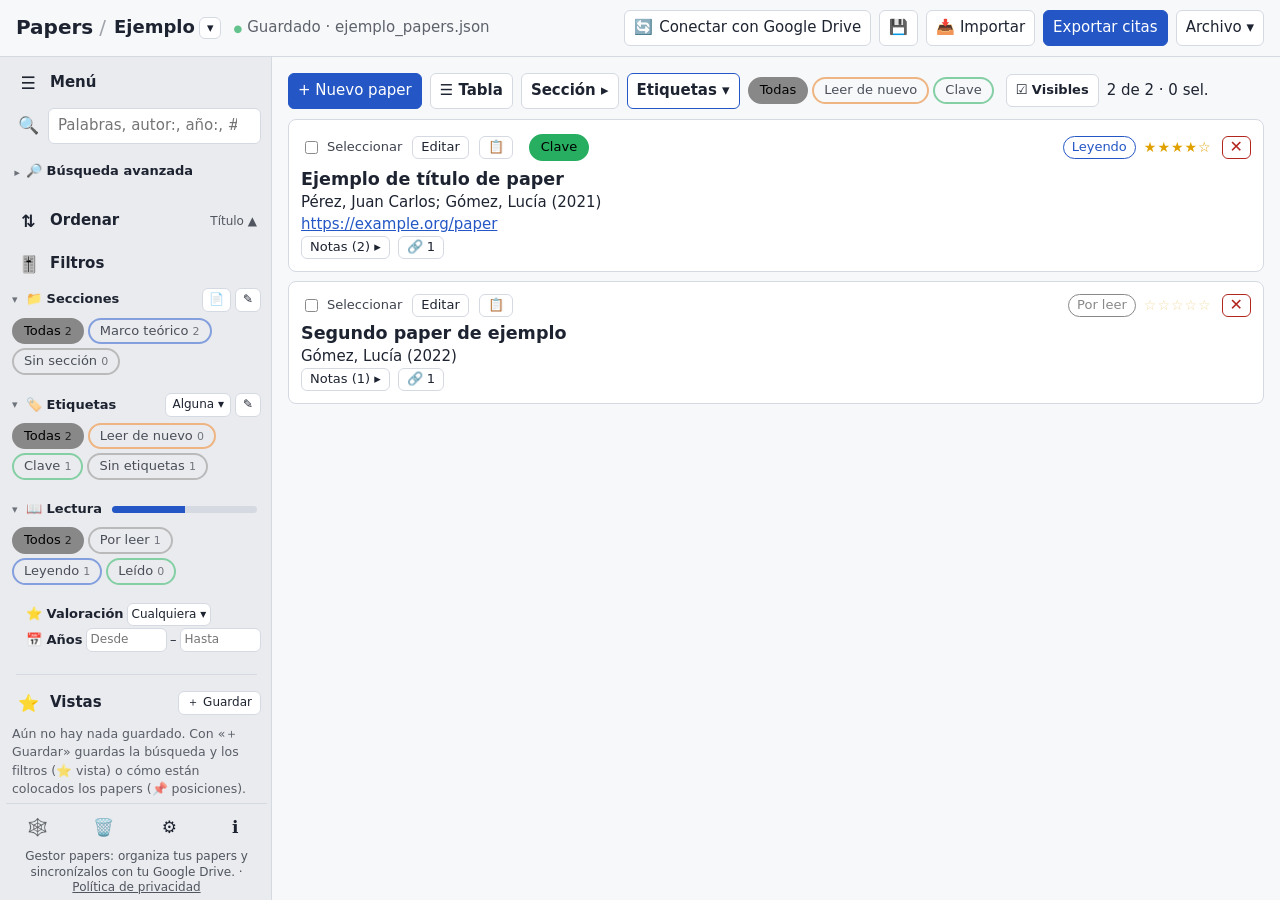
<file: index.html>
<!DOCTYPE html>
<html lang="es"><head><meta charset="utf-8">
<meta name="viewport" content="width=device-width,initial-scale=1">
<meta http-equiv="Content-Security-Policy" content="default-src 'self'; script-src 'self' https://accounts.google.com; style-src 'self' 'unsafe-inline' https://accounts.google.com; img-src * data: blob:; connect-src 'self' data: blob: https://www.googleapis.com https://oauth2.googleapis.com https://accounts.google.com https://api.crossref.org https://openlibrary.org https://api.openalex.org https://doi.org https://api.datacite.org https://data.datacite.org https://data.crossref.org https://data.medra.org https://api.ncbi.nlm.nih.gov; frame-src https://accounts.google.com; object-src 'none'; base-uri 'self'; form-action 'none'">
<title>Gestor de papers</title><meta name="description" content="Gestor de papers académicos: notas, secciones, etiquetas, citas en varios estilos y sincronización opcional con tu propio Google Drive."><link rel="stylesheet" href="style.css"><link rel="stylesheet" href="movil.css"><link rel="stylesheet" href="visor.css"><script src="js/movil.js"></script><link rel="manifest" href="manifest.json"><meta name="theme-color" content="#2457c5"><link rel="icon" href="icon-192.png"></head>
<body>
<header>
  <h1 id="appName">Papers</h1><span class="pj"><span class="pjs" aria-hidden="true">/</span><input id="pjName" maxlength="60" spellcheck="false" autocomplete="off" aria-label="Nombre del proyecto" title="Nombre del proyecto (su archivo JSON se llama igual). Escribe para cambiarlo." placeholder="Proyecto" data-oninput="pjSize(this)" data-onchange="pjRename(this.value)" data-onkeydown="pjKey(event,this)"><button id="pjBtn" data-onclick="pjMenu(event)" title="Proyectos: cambiar, crear o borrar" aria-label="Proyectos">▾</button></span><span id="pjProg" hidden><span class="pjb"></span><small></small></span><span id="fname"></span>
  <button id="ibBtn" class="ibbtn" data-onclick="ibToggle()" title="PDF por citar: mostrar u ocultar" aria-label="PDF por citar" aria-expanded="false" hidden>🗃️<b></b></button>
  <div class="row">
    <button id="syncBtn" data-onclick="syClick(event)" title="Conectar con Google Drive" aria-label="Conectar con Google Drive" data-st="off" hidden><span class="syi">🔄</span><span class="syl">Conectar con Google Drive</span><span class="syb"></span></button>
    <button data-onclick="save(false)" title="Guardar (Ctrl+S)" aria-label="Guardar">💾</button>
    <button data-onclick="openMenu(event)" title="Importar referencias: archivo (.bib, .ris, .txt de ScienceDirect), texto pegado (BibTeX, RIS o citas de Google Scholar) o DOI">📥<span class="bl"> Importar</span></button>
    <button class="pri" data-onclick="openEx()" title="Exportar citas">Exportar<span class="bl"> citas</span></button>
    <span class="fm"><button id="fmBtn" data-onclick="fmToggle(event)" aria-haspopup="true" aria-expanded="false" title="Abrir, guardar como, importar y autoguardado">Archivo ▾</button>
      <div id="fmenu" hidden>
        <button data-onclick="fmClose();doOpen()">📂 Abrir un archivo JSON…</button>
        <button data-onclick="fmClose();save(true)">💾 Guardar como…</button>
        <hr><div class="fmh">Importar referencias</div>
        <button data-onclick="fmClose();openImport('file')">📄 Desde archivo (.bib, .ris, .txt o CSL-JSON)…</button>
        <button data-onclick="fmClose();openImport('text')">📋 Pegar BibTeX, RIS o citas de Google Scholar…</button>
        <button data-onclick="fmClose();openImport('doi')">🔎 Buscar por DOI, ISBN o título…</button>
        <button data-onclick="fmClose();inboxPick()">🗃️ PDF sin cita a la bandeja «PDF por citar»…</button>
        <hr><label><input type="checkbox" id="auto" data-onchange="setAuto(this)"> Autoguardado</label>
      </div></span>
  </div>
</header>
<div id="app">
  <aside id="side">
    <div id="sbGrip" data-onpointerdown="sbGripDown(event)" data-ondblclick="sbWidthReset()" title="Arrastra para cambiar el ancho de la barra · Doble clic: ancho normal" aria-hidden="true"></div>
    <div id="sbMain">
    <button class="sh" data-onclick="sbToggle()" data-oncontextmenu="sbAllMenu(event)" title="Plegar / desplegar menú · Clic derecho: plegar o desplegar todos los grupos"><span class="ic">☰</span><span class="lbl">Menú</span></button>
    <div class="sg" id="sg-search"><div class="sgh"><button class="sh" data-onclick="sbGroup('search')" title="Buscar: desplegar u ocultar Ordenar y Búsqueda avanzada" aria-label="Buscar"><span class="ic">🔍</span><span class="dot" id="d-search" hidden></span></button><input id="q" type="search" placeholder="Palabras, autor:, año:, #etiqueta" title="Busca cada palabra por separado (título, autores, año, revista, DOI, etiquetas y secciones). También: &quot;frase exacta&quot;, -excluir, autor:garcía, año:2010-2020, revista:…, doi:…, #etiqueta, seccion:…" aria-label="Buscar" data-oninput="qSet(this.value)" data-onkeydown="onEnter(event,qSet,this.value,1)"></div>
      <div class="sb"><label class="qinc"><input type="checkbox" id="qNotes" data-onchange="put(F,'inNotes',this.checked,render)"> Incluir notas y citas editadas</label><label class="qinc" title="Busca también dentro del texto de los PDF y EPUB que se han abierto en este navegador (o preparado en Configuración → Datos). También con texto:palabra"><input type="checkbox" id="qPdf" data-onchange="put(F,'inPdf',this.checked,render)"> Incluir el texto de los PDF y EPUB</label>
        <div class="fs fold" id="fs-adv"><div class="fh2"><button class="fhb" data-onclick="fsToggle('adv')" aria-expanded="false" title="Plegar o desplegar"><span class="car">▾</span><b>🔎 Búsqueda avanzada</b></button><span class="dot" id="d-adv" hidden></span></div><div class="fsb" id="advUI"></div></div></div></div>
    <div class="sg" id="sg-sel" hidden><div class="sgh"><button class="sh" data-onclick="sbGroup('sel')" title="Papers seleccionados"><span class="ic">☑️</span><span class="lbl" id="selT">Selección</span></button></div>
      <div class="sb"><div id="selP" class="selp"></div></div></div>
    <div class="sg fold" id="sg-sort"><div class="sgh"><button class="sh" data-onclick="sbGroup('sort')" title="Ordenar la lista" aria-label="Ordenar"><span class="ic">⇅</span><span class="lbl">Ordenar</span></button><button class="sgsum" id="sortSum" data-onclick="sbGroup('sort')" title="Orden actual · pulsa para cambiarlo"></button></div>
      <div class="sb"><div class="fs" id="fs-sort"><div class="fsb"><div id="sortUI"></div><label><input type="checkbox" id="grpChk" data-onchange="put(F,'group',this.checked,render)"> Agrupar por sección</label></div></div></div></div>
    <div class="sg" id="sg-filt"><button class="sh" data-onclick="sbGroup('filt')" title="Filtros: secciones, etiquetas y lectura"><span class="ic">🎚️</span><span class="lbl">Filtros</span><span class="dot" id="d-filt" hidden></span></button>
      <div class="sb"><div class="fs" id="fs-sec"><div class="fh2"><button class="fhb" data-onclick="fsToggle('sec')" aria-expanded="true" title="Plegar o desplegar"><span class="car">▾</span><b>📁 Secciones</b></button><button class="fhx" data-onclick="svOpenF()" title="Notas de la sección elegida (o de todas)" aria-label="Notas de la sección">📄</button><button class="mgb" data-onclick="openMg('sections')" title="Gestionar secciones" aria-label="Gestionar secciones">✎<span class="mgl"> Gestionar</span></button></div><div class="fsb"><div id="secF"></div></div></div>
        <div class="fs" id="fs-tag"><div class="fh2"><button class="fhb" data-onclick="fsToggle('tag')" aria-expanded="true" title="Plegar o desplegar"><span class="car">▾</span><b>🏷️ Etiquetas</b></button><button class="fhx" id="modeB" data-onclick="modeMenu(event)" title="Cómo combinar varias etiquetas: que tenga alguna o todas las elegidas"></button><button class="mgb" data-onclick="openMg('tags')" title="Gestionar etiquetas" aria-label="Gestionar etiquetas">✎<span class="mgl"> Gestionar</span></button></div><div class="fsb"><input id="tagQ" type="search" placeholder="Buscar etiqueta…" aria-label="Buscar etiqueta" data-oninput="tagQSet(this.value)" hidden><div id="tagF"></div></div></div>
        <div class="fs" id="fs-read"><div class="fh2"><button class="fhb" data-onclick="fsToggle('read')" aria-expanded="true" title="Plegar o desplegar"><span class="car">▾</span><b>📖 Lectura</b></button><div id="readP" class="pjb" title=""></div></div><div class="fsb"><div id="readF"></div></div></div>
        <div class="fs" id="fs-rat"><div class="fh2 yrs"><b class="fht" title="Valoración mínima">⭐ Valoración</b><button class="fhx" id="minR" data-onclick="minRMenu(event)" title="Valoración mínima"></button></div><div class="fh2 yrs"><b class="fht" title="Años de publicación">📅 Años</b><input id="yFrom" type="number" min="0" max="9999" placeholder="Desde" aria-label="Desde el año" data-onchange="setYears()"><span>–</span><input id="yTo" type="number" min="0" max="9999" placeholder="Hasta" aria-label="Hasta el año" data-onchange="setYears()"></div></div></div></div>
    <hr class="sbsep">
    <div class="sg" id="sg-fav"><div class="sgh"><button class="sh" data-onclick="sbGroup('fav')" title="Vistas: búsquedas, filtros y posiciones guardadas"><span class="ic">⭐</span><span class="lbl">Vistas</span></button><button class="fvadd" data-onclick="favNew()" title="Guardar con un nombre la búsqueda y los filtros actuales, o cómo están colocados los papers">＋ Guardar</button></div>
      <div class="sb"><div id="favN" hidden><div class="seg favk"><button id="favK1" class="on" data-onclick="favKind('fav')" title="La búsqueda, el orden y los filtros actuales">⭐ Vista</button><button id="favK2" data-onclick="favKind('pos')" title="Cómo están colocados ahora los papers (orden manual), en cada sección">📌 Posiciones</button></div><input id="favName" maxlength="40" placeholder="Nombre de la vista" aria-label="Nombre" data-onkeydown="favKeyDown(event)"><small id="favH"></small><div class="row"><button class="pri" data-onclick="favSaveForm()">Guardar</button><button data-onclick="favCancel()">Cancelar</button></div></div><div id="favL"></div></div></div>
    <div class="sg" id="sg-rec" hidden><button class="sh" data-onclick="sbGroup('rec')" title="Papers abiertos hace poco"><span class="ic">🕘</span><span class="lbl">Recientes</span></button>
      <div class="sb" id="recL"></div></div>
    <div class="sg" id="sg-rev" hidden><button class="sh" data-onclick="revOpen()" title="Repaso de subrayados: unos pocos al día, para no olvidar lo leído"><span class="ic">🧠</span><span class="lbl">Repaso de subrayados <small id="revN"></small></span></button></div>
    <div class="sg" id="sg-rl" hidden><button class="sh" data-onclick="rlOpen()" title="Estadísticas de lectura: tiempo, páginas y racha"><span class="ic">📊</span><span class="lbl">Estadísticas de lectura <small id="rlN"></small></span></button></div>
    </div>
    <div id="sbFoot">
      <div class="sbf"><button class="sh sfi" data-onclick="grOpen()" title="Relaciones: gráfico de relaciones entre papers"><span class="ic">🕸️</span><span class="lbl">Relaciones</span></button><button class="sh sfi trb" data-onclick="trOpen()" title="Papelera"><span class="ic">🗑️</span><span class="lbl" id="trLbl">Papelera</span><span class="dot" id="d-tr" hidden></span></button><button class="sh sfi cfgb" data-onclick="openCfg()" title="Configuración"><span class="ic">⚙️</span><span class="lbl">Configuración</span></button><button class="sh sfi shm" data-onclick="sbMore()" title="Información: ayuda y créditos" aria-expanded="false"><span class="ic">ℹ️</span><span class="lbl">Información</span></button></div>
      <div class="sgm fold" id="sg-more"><div class="smb"><button class="sh shs" data-onclick="openHelp()" title="Ayuda (F1)"><span class="ic">❓</span><span class="lbl">Ayuda</span></button><button class="sh shs" id="instBtn" data-onclick="appInstall()" title="Instalar la aplicación en este dispositivo" hidden><span class="ic">⬇️</span><span class="lbl">Añadir app</span></button><button class="sh shs" data-onclick="openCred()" title="Créditos"><span class="ic">©️</span><span class="lbl">Créditos</span></button></div></div>
      <p class="sbinfo">Gestor papers: organiza tus papers y sincronízalos con tu Google Drive. · <a href="privacidad.html" data-onclick="event.preventDefault();openPriv()">Política de privacidad</a></p>
    </div>
  </aside>
  <main>
    <div class="row"><button class="pri" data-onclick="openPaper()" title="Nuevo paper">+<span class="bl"> Nuevo paper</span></button><button id="tbView" class="tg" data-onclick="viewToggle()" title="Cambiar entre tarjetas y tabla compacta"></button><button id="tbCols" class="tg" data-onclick="colBtn()" title="Columnas de la tabla: cuáles se ven y en qué orden" hidden>⚙<span class="bl"> Columnas</span></button><div class="bar"><button id="tbSec" class="tg" data-onclick="put(F,'tbSec',!F.tbSec,render)" data-oncontextmenu="groupMenu(event)" title="Clic: mostrar u ocultar las secciones · Clic derecho: agrupar por sección"></button><div id="secF2" class="chips" hidden></div></div><div class="bar"><button id="tbTag" class="tg" data-onclick="put(F,'tbTag',!F.tbTag,render)" data-oncontextmenu="modeMenu(event)" title="Clic: mostrar u ocultar las etiquetas · Clic derecho: cómo combinarlas"></button><div id="tagF2" class="chips"></div></div><button id="selAll" class="tg" data-onclick="selVisible()" data-oncontextmenu="selMenu(event)" title="Clic: seleccionar los papers que se ven · Clic derecho (en el móvil, mantener pulsado): seleccionar todos o quitar la selección">☑<span class="bl"> Visibles</span></button><span class="mvbr"></span><span id="count" title="Papers que se ven, del total del proyecto, y cuántos hay seleccionados"></span></div>
    <div id="cont" hidden></div>
    <div id="actF" hidden></div>
    <div id="inbox" hidden></div>
    <div id="list"></div>
  </main>
</div>
<div id="ctx" hidden></div><dialog id="dlg"></dialog><dialog id="mg"></dialog><dialog id="ex"></dialog><dialog id="nv"></dialog><dialog id="cfg"></dialog><dialog id="imp"></dialog><dialog id="rv"></dialog><dialog id="sv"></dialog><dialog id="img"></dialog><dialog id="help"></dialog><dialog id="lk"></dialog><dialog id="tr"></dialog><dialog id="gr"></dialog><dialog id="sy"></dialog><dialog id="pv"></dialog><dialog id="cr"></dialog><dialog id="bk"></dialog><dialog id="dp"></dialog><dialog id="ps"></dialog><dialog id="cmdk" aria-label="Paleta de órdenes"></dialog>
<script src="js/modelo.js"></script><script src="js/citas.js"></script><script src="js/persistencia.js"></script><script src="js/importar.js"></script><script src="js/config.js"></script><script src="js/lista.js"></script><script src="js/edicion.js"></script><script src="js/drive.js"></script><script src="js/extras.js"></script><script src="js/visor-funciones.js"></script><script src="js/visor.js"></script><script src="js/visor-anotar.js"></script><script src="js/visor-mas.js"></script><script src="js/visor-modos.js"></script><script src="js/bandeja.js"></script><script src="js/epub.js"></script><script src="js/lectura.js"></script><script src="js/visor-extra.js"></script><script src="js/resumen.js"></script><script src="js/textos.js"></script><script src="app.js"></script></body></html>
</file>
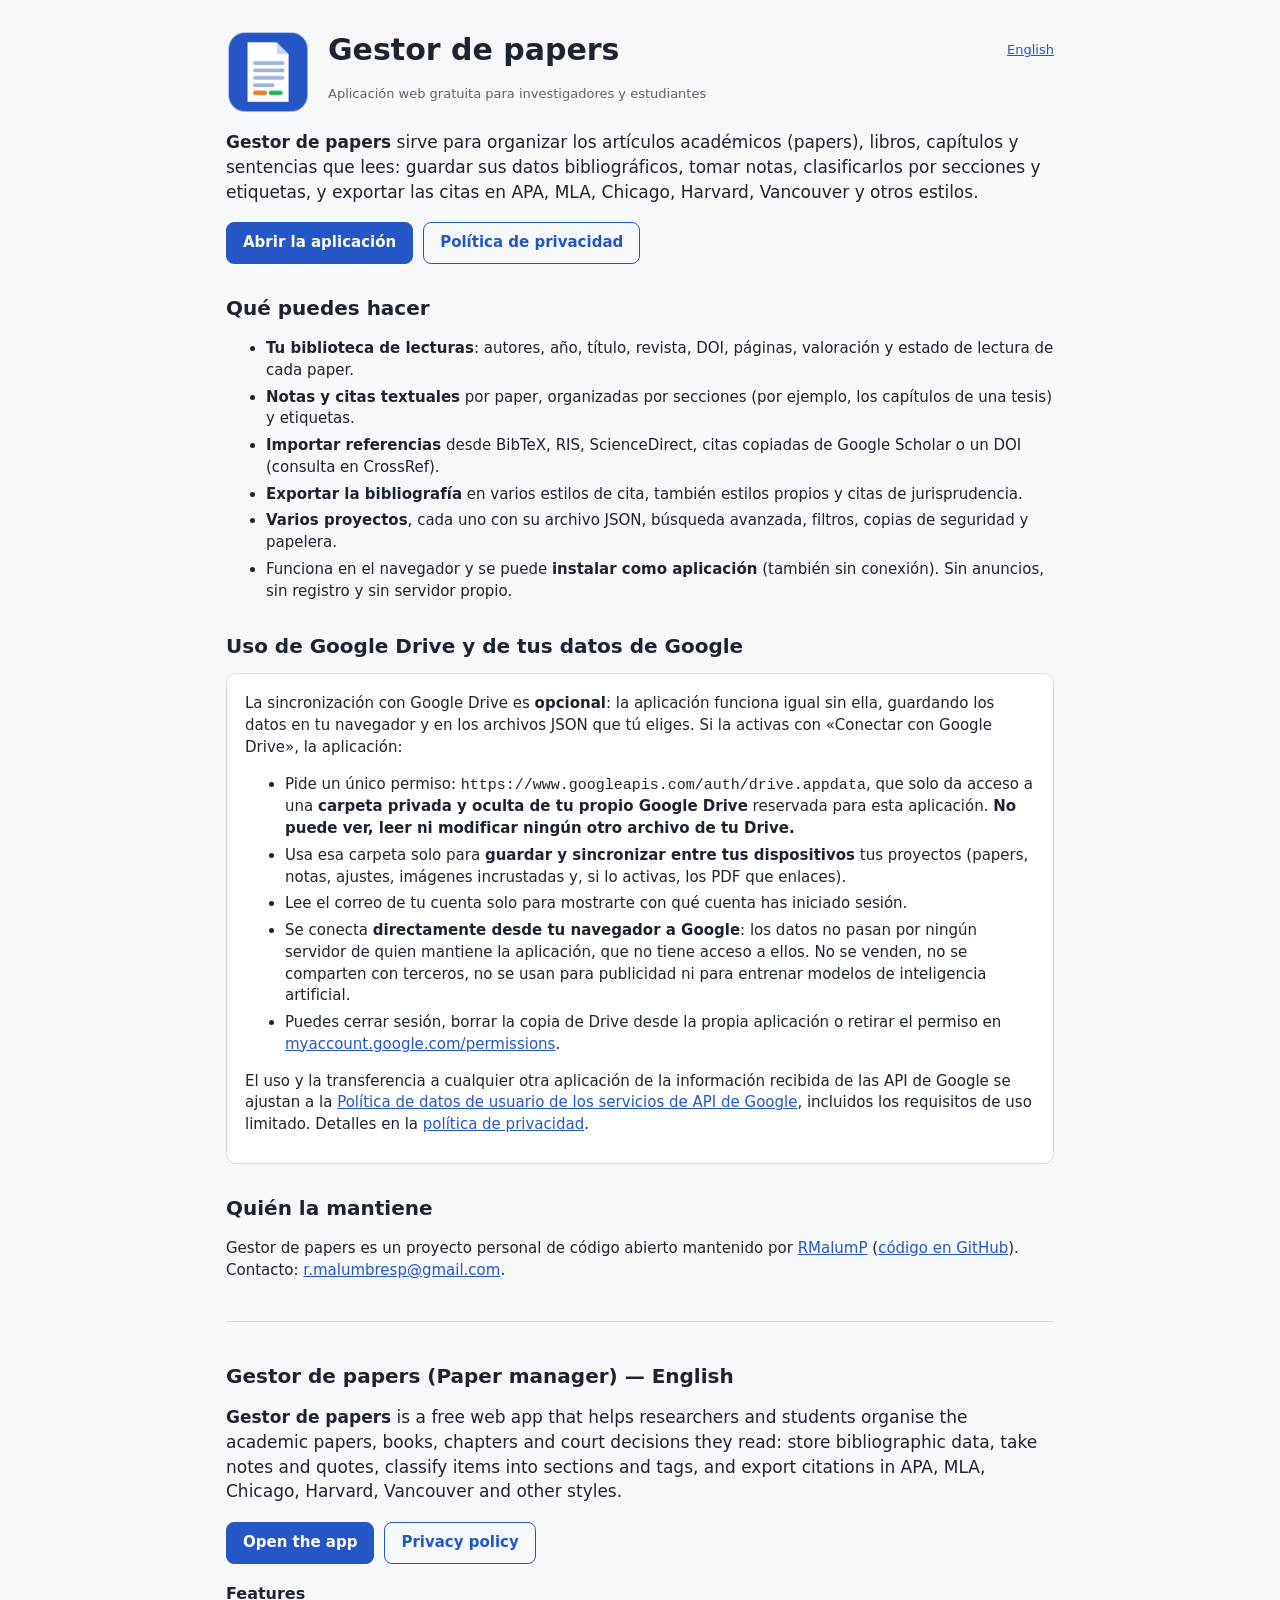
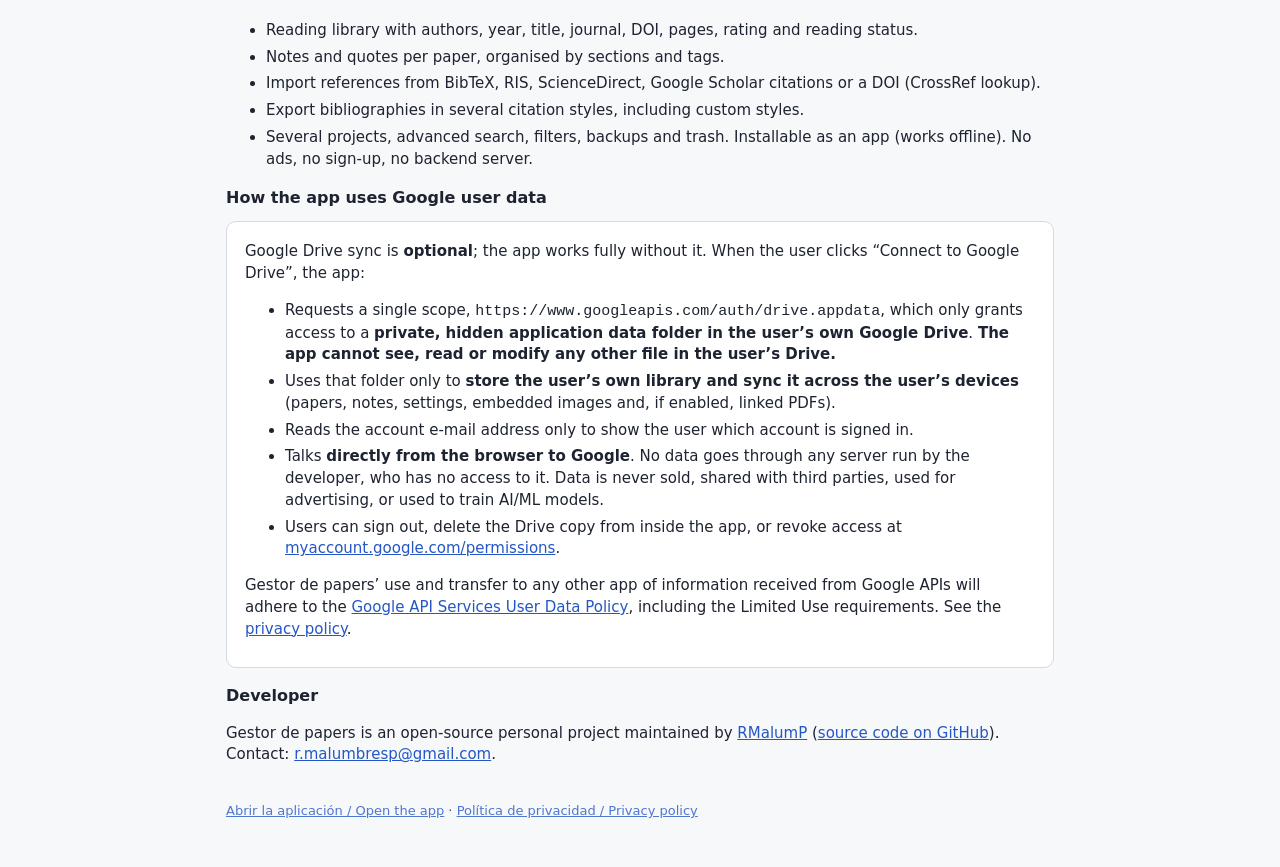
<file: inicio.html>
<!DOCTYPE html>
<html lang="es"><head><meta charset="utf-8">
<meta name="viewport" content="width=device-width,initial-scale=1">
<title>Gestor de papers · Organiza tus lecturas académicas</title>
<meta name="description" content="Gestor de papers: aplicación web gratuita para organizar artículos académicos, tomar notas y exportar citas, con sincronización opcional en tu propio Google Drive.">
<link rel="stylesheet" href="style.css"><link rel="icon" href="icon-192.png">
<style>
main.ld{max-width:860px;margin:0 auto;padding:28px 16px 48px}
.ld .hero{display:flex;gap:18px;align-items:center;flex-wrap:wrap}.ld .hero img{width:84px;height:84px;border-radius:18px}
.ld h1{font-size:30px;margin:0}.ld h2{font-size:20px;margin:30px 0 8px}.ld h3{font-size:16px;margin:16px 0 4px}
.ld .lead{font-size:17px;margin:14px 0}.ld li{margin:5px 0}.ld a{color:var(--pri)}
.ld .cta{display:flex;gap:10px;flex-wrap:wrap;margin:18px 0}.ld .cta a{padding:9px 16px;border-radius:8px;border:1px solid var(--pri);text-decoration:none;font-weight:600}
.ld .cta a.pri{background:var(--pri);color:#fff}
.ld .box{background:var(--card);border:1px solid var(--bd);border-radius:10px;padding:4px 18px 12px;margin-top:12px}
.ld .lang{float:right;font-size:13px}.ld hr{border:0;border-top:1px solid var(--bd);margin:40px 0}
.ld code{overflow-wrap:anywhere}
.ld footer{font-size:13px;opacity:.8;margin-top:36px}
</style></head>
<body><main class="ld">
<p class="lang"><a href="#en">English</a></p>
<div class="hero"><img src="icon-192.png" alt="Icono de Gestor de papers"><div><h1>Gestor de papers</h1><p class="sub">Aplicación web gratuita para investigadores y estudiantes</p></div></div>

<p class="lead"><b>Gestor de papers</b> sirve para organizar los artículos académicos (papers), libros, capítulos y sentencias que lees: guardar sus datos bibliográficos, tomar notas, clasificarlos por secciones y etiquetas, y exportar las citas en APA, MLA, Chicago, Harvard, Vancouver y otros estilos.</p>
<div class="cta"><a class="pri" href="./">Abrir la aplicación</a><a href="privacidad.html">Política de privacidad</a></div>

<h2>Qué puedes hacer</h2>
<ul>
<li><b>Tu biblioteca de lecturas</b>: autores, año, título, revista, DOI, páginas, valoración y estado de lectura de cada paper.</li>
<li><b>Notas y citas textuales</b> por paper, organizadas por secciones (por ejemplo, los capítulos de una tesis) y etiquetas.</li>
<li><b>Importar referencias</b> desde BibTeX, RIS, ScienceDirect, citas copiadas de Google Scholar o un DOI (consulta en CrossRef).</li>
<li><b>Exportar la bibliografía</b> en varios estilos de cita, también estilos propios y citas de jurisprudencia.</li>
<li><b>Varios proyectos</b>, cada uno con su archivo JSON, búsqueda avanzada, filtros, copias de seguridad y papelera.</li>
<li>Funciona en el navegador y se puede <b>instalar como aplicación</b> (también sin conexión). Sin anuncios, sin registro y sin servidor propio.</li>
</ul>

<h2>Uso de Google Drive y de tus datos de Google</h2>
<div class="box">
<p>La sincronización con Google Drive es <b>opcional</b>: la aplicación funciona igual sin ella, guardando los datos en tu navegador y en los archivos JSON que tú eliges. Si la activas con «Conectar con Google Drive», la aplicación:</p>
<ul>
<li>Pide un único permiso: <code>https://www.googleapis.com/auth/drive.appdata</code>, que solo da acceso a una <b>carpeta privada y oculta de tu propio Google Drive</b> reservada para esta aplicación. <b>No puede ver, leer ni modificar ningún otro archivo de tu Drive.</b></li>
<li>Usa esa carpeta solo para <b>guardar y sincronizar entre tus dispositivos</b> tus proyectos (papers, notas, ajustes, imágenes incrustadas y, si lo activas, los PDF que enlaces).</li>
<li>Lee el correo de tu cuenta solo para mostrarte con qué cuenta has iniciado sesión.</li>
<li>Se conecta <b>directamente desde tu navegador a Google</b>: los datos no pasan por ningún servidor de quien mantiene la aplicación, que no tiene acceso a ellos. No se venden, no se comparten con terceros, no se usan para publicidad ni para entrenar modelos de inteligencia artificial.</li>
<li>Puedes cerrar sesión, borrar la copia de Drive desde la propia aplicación o retirar el permiso en <a href="https://myaccount.google.com/permissions">myaccount.google.com/permissions</a>.</li>
</ul>
<p>El uso y la transferencia a cualquier otra aplicación de la información recibida de las API de Google se ajustan a la <a href="https://developers.google.com/terms/api-services-user-data-policy">Política de datos de usuario de los servicios de API de Google</a>, incluidos los requisitos de uso limitado. Detalles en la <a href="privacidad.html">política de privacidad</a>.</p>
</div>

<h2>Quién la mantiene</h2>
<p>Gestor de papers es un proyecto personal de código abierto mantenido por <a href="https://github.com/RMalumP">RMalumP</a> (<a href="https://github.com/RMalumP/GPapers">código en GitHub</a>). Contacto: <a href="mailto:r.malumbresp@gmail.com">r.malumbresp@gmail.com</a>.</p>

<hr id="en">
<div lang="en">
<h2 style="margin-top:0">Gestor de papers (Paper manager) — English</h2>
<p class="lead"><b>Gestor de papers</b> is a free web app that helps researchers and students organise the academic papers, books, chapters and court decisions they read: store bibliographic data, take notes and quotes, classify items into sections and tags, and export citations in APA, MLA, Chicago, Harvard, Vancouver and other styles.</p>
<div class="cta"><a class="pri" href="./">Open the app</a><a href="privacidad.html#en">Privacy policy</a></div>
<h3>Features</h3>
<ul>
<li>Reading library with authors, year, title, journal, DOI, pages, rating and reading status.</li>
<li>Notes and quotes per paper, organised by sections and tags.</li>
<li>Import references from BibTeX, RIS, ScienceDirect, Google Scholar citations or a DOI (CrossRef lookup).</li>
<li>Export bibliographies in several citation styles, including custom styles.</li>
<li>Several projects, advanced search, filters, backups and trash. Installable as an app (works offline). No ads, no sign-up, no backend server.</li>
</ul>
<h3>How the app uses Google user data</h3>
<div class="box">
<p>Google Drive sync is <b>optional</b>; the app works fully without it. When the user clicks “Connect to Google Drive”, the app:</p>
<ul>
<li>Requests a single scope, <code>https://www.googleapis.com/auth/drive.appdata</code>, which only grants access to a <b>private, hidden application data folder in the user’s own Google Drive</b>. <b>The app cannot see, read or modify any other file in the user’s Drive.</b></li>
<li>Uses that folder only to <b>store the user’s own library and sync it across the user’s devices</b> (papers, notes, settings, embedded images and, if enabled, linked PDFs).</li>
<li>Reads the account e-mail address only to show the user which account is signed in.</li>
<li>Talks <b>directly from the browser to Google</b>. No data goes through any server run by the developer, who has no access to it. Data is never sold, shared with third parties, used for advertising, or used to train AI/ML models.</li>
<li>Users can sign out, delete the Drive copy from inside the app, or revoke access at <a href="https://myaccount.google.com/permissions">myaccount.google.com/permissions</a>.</li>
</ul>
<p>Gestor de papers’ use and transfer to any other app of information received from Google APIs will adhere to the <a href="https://developers.google.com/terms/api-services-user-data-policy">Google API Services User Data Policy</a>, including the Limited Use requirements. See the <a href="privacidad.html#en">privacy policy</a>.</p>
</div>
<h3>Developer</h3>
<p>Gestor de papers is an open-source personal project maintained by <a href="https://github.com/RMalumP">RMalumP</a> (<a href="https://github.com/RMalumP/GPapers">source code on GitHub</a>). Contact: <a href="mailto:r.malumbresp@gmail.com">r.malumbresp@gmail.com</a>.</p>
</div>

<footer><a href="./">Abrir la aplicación / Open the app</a> · <a href="privacidad.html">Política de privacidad / Privacy policy</a></footer>
</main></body></html>
</file>
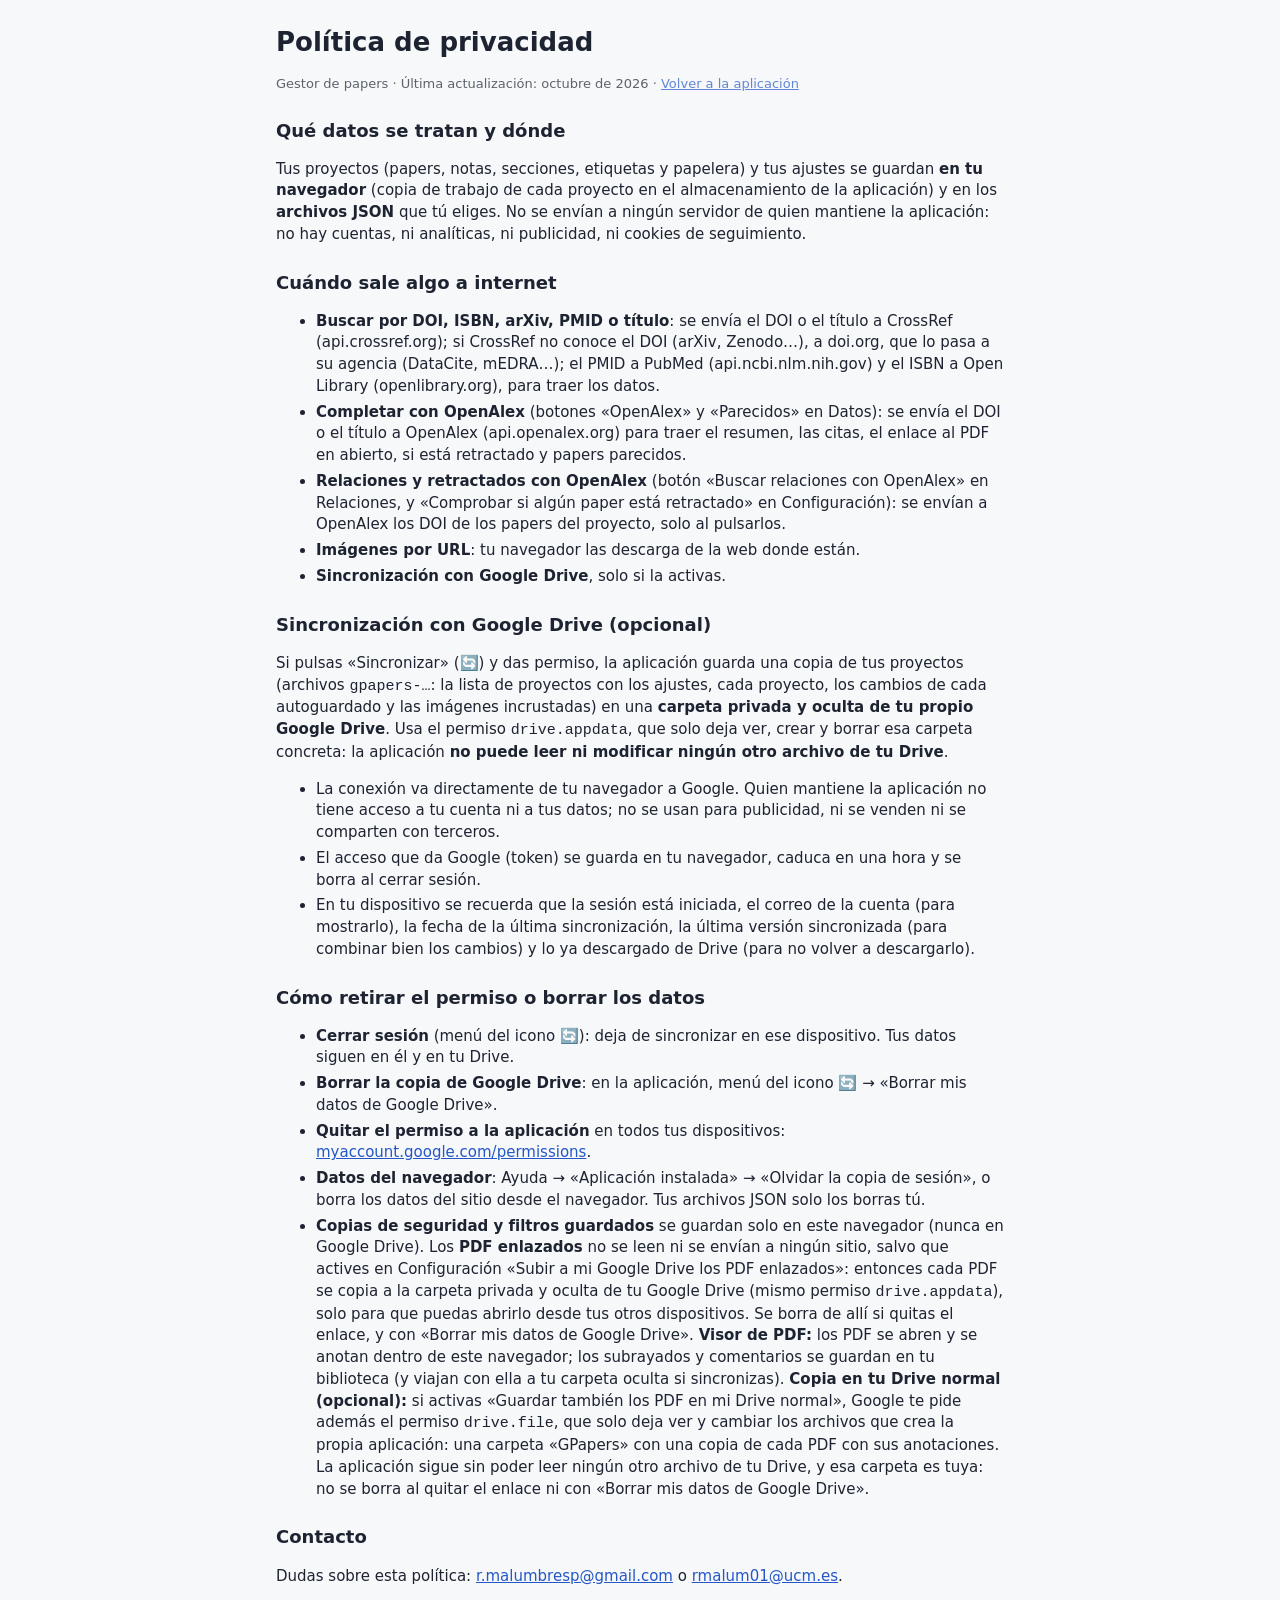
<file: privacidad.html>
<!DOCTYPE html>
<html lang="es"><head><meta charset="utf-8">
<meta name="viewport" content="width=device-width,initial-scale=1">
<title>Política de privacidad · Gestor de papers</title><link rel="stylesheet" href="style.css"><link rel="icon" href="icon-192.png">
<style>main.pv{max-width:760px;margin:0 auto;padding:24px 16px 48px}main.pv h1{font-size:26px;margin:0 0 4px}main.pv h2{font-size:18px;margin:24px 0 6px}main.pv li{margin:4px 0}main.pv a{color:var(--pri)}</style></head>
<body><main class="pv">
<h1>Política de privacidad</h1>
<p class="sub">Gestor de papers · Última actualización: octubre de 2026 · <a href="./">Volver a la aplicación</a></p>

<h2>Qué datos se tratan y dónde</h2>
<p>Tus proyectos (papers, notas, secciones, etiquetas y papelera) y tus ajustes se guardan <b>en tu navegador</b> (copia de trabajo de cada proyecto en el almacenamiento de la aplicación) y en los <b>archivos JSON</b> que tú eliges. No se envían a ningún servidor de quien mantiene la aplicación: no hay cuentas, ni analíticas, ni publicidad, ni cookies de seguimiento.</p>

<h2>Cuándo sale algo a internet</h2>
<ul><li><b>Buscar por DOI, ISBN, arXiv, PMID o título</b>: se envía el DOI o el título a CrossRef (api.crossref.org); si CrossRef no conoce el DOI (arXiv, Zenodo…), a doi.org, que lo pasa a su agencia (DataCite, mEDRA…); el PMID a PubMed (api.ncbi.nlm.nih.gov) y el ISBN a Open Library (openlibrary.org), para traer los datos.</li><li><b>Completar con OpenAlex</b> (botones «OpenAlex» y «Parecidos» en Datos): se envía el DOI o el título a OpenAlex (api.openalex.org) para traer el resumen, las citas, el enlace al PDF en abierto, si está retractado y papers parecidos.</li><li><b>Relaciones y retractados con OpenAlex</b> (botón «Buscar relaciones con OpenAlex» en Relaciones, y «Comprobar si algún paper está retractado» en Configuración): se envían a OpenAlex los DOI de los papers del proyecto, solo al pulsarlos.</li>
<li><b>Imágenes por URL</b>: tu navegador las descarga de la web donde están.</li>
<li><b>Sincronización con Google Drive</b>, solo si la activas.</li></ul>

<h2>Sincronización con Google Drive (opcional)</h2>
<p>Si pulsas «Sincronizar» (🔄) y das permiso, la aplicación guarda una copia de tus proyectos (archivos <code>gpapers-…</code>: la lista de proyectos con los ajustes, cada proyecto, los cambios de cada autoguardado y las imágenes incrustadas) en una <b>carpeta privada y oculta de tu propio Google Drive</b>. Usa el permiso <code>drive.appdata</code>, que solo deja ver, crear y borrar esa carpeta concreta: la aplicación <b>no puede leer ni modificar ningún otro archivo de tu Drive</b>.</p>
<ul><li>La conexión va directamente de tu navegador a Google. Quien mantiene la aplicación no tiene acceso a tu cuenta ni a tus datos; no se usan para publicidad, ni se venden ni se comparten con terceros.</li>
<li>El acceso que da Google (token) se guarda en tu navegador, caduca en una hora y se borra al cerrar sesión.</li>
<li>En tu dispositivo se recuerda que la sesión está iniciada, el correo de la cuenta (para mostrarlo), la fecha de la última sincronización, la última versión sincronizada (para combinar bien los cambios) y lo ya descargado de Drive (para no volver a descargarlo).</li></ul>

<h2>Cómo retirar el permiso o borrar los datos</h2>
<ul><li><b>Cerrar sesión</b> (menú del icono 🔄): deja de sincronizar en ese dispositivo. Tus datos siguen en él y en tu Drive.</li>
<li><b>Borrar la copia de Google Drive</b>: en la aplicación, menú del icono 🔄 → «Borrar mis datos de Google Drive».</li>
<li><b>Quitar el permiso a la aplicación</b> en todos tus dispositivos: <a href="https://myaccount.google.com/permissions">myaccount.google.com/permissions</a>.</li>
<li><b>Datos del navegador</b>: Ayuda → «Aplicación instalada» → «Olvidar la copia de sesión», o borra los datos del sitio desde el navegador. Tus archivos JSON solo los borras tú.</li>
<li><b>Copias de seguridad y filtros guardados</b> se guardan solo en este navegador (nunca en Google Drive). Los <b>PDF enlazados</b> no se leen ni se envían a ningún sitio, salvo que actives en Configuración «Subir a mi Google Drive los PDF enlazados»: entonces cada PDF se copia a la carpeta privada y oculta de tu Google Drive (mismo permiso <code>drive.appdata</code>), solo para que puedas abrirlo desde tus otros dispositivos. Se borra de allí si quitas el enlace, y con «Borrar mis datos de Google Drive». <b>Visor de PDF:</b> los PDF se abren y se anotan dentro de este navegador; los subrayados y comentarios se guardan en tu biblioteca (y viajan con ella a tu carpeta oculta si sincronizas). <b>Copia en tu Drive normal (opcional):</b> si activas «Guardar también los PDF en mi Drive normal», Google te pide además el permiso <code>drive.file</code>, que solo deja ver y cambiar los archivos que crea la propia aplicación: una carpeta «GPapers» con una copia de cada PDF con sus anotaciones. La aplicación sigue sin poder leer ningún otro archivo de tu Drive, y esa carpeta es tuya: no se borra al quitar el enlace ni con «Borrar mis datos de Google Drive».</li></ul>

<h2>Contacto</h2>
<p>Dudas sobre esta política: <a href="mailto:r.malumbresp@gmail.com">r.malumbresp@gmail.com</a> o <a href="mailto:rmalum01@ucm.es">rmalum01@ucm.es</a>.</p>
</main></body></html>
</file>
<file: style.css>
:root{--bg:#f7f8fa;--fg:#1d2330;--card:#fff;--bd:#d5d9e2;--pri:#2457c5;--red:#b3261e}
@media(prefers-color-scheme:dark){:root:not([data-theme=light]){--bg:#161a22;--fg:#e6e9f0;--card:#1f2430;--bd:#394055;--pri:#6e97ee;--red:#f2877f;color-scheme:dark}}
:root[data-theme=dark]{--bg:#161a22;--fg:#e6e9f0;--card:#1f2430;--bd:#394055;--pri:#6e97ee;--red:#f2877f;color-scheme:dark}:root[data-theme=light]{color-scheme:light}
*{box-sizing:border-box}body{margin:0;font:calc(15px * var(--fz,1))/1.45 system-ui,sans-serif;background:var(--bg);color:var(--fg)}
header{display:flex;flex-wrap:wrap;gap:12px;align-items:center;padding:10px 16px;border-bottom:1px solid var(--bd)}
h1{margin:0;font-size:calc(20px * var(--fz,1))}#fname{opacity:.7;flex:1;white-space:nowrap;overflow:hidden;text-overflow:ellipsis;min-width:8ch}
.pj{display:flex;align-items:center;gap:2px;margin-left:-6px}.pjs{font-size:calc(20px * var(--fz,1));opacity:.4;margin-right:4px}#pjName{font-weight:600;font-size:calc(18px * var(--fz,1));font-family:inherit;color:inherit;background:none;border:0;border-bottom:1px dashed transparent;border-radius:0;padding:2px 2px;max-width:40vw;min-width:4ch;field-sizing:content}#pjName:hover{border-bottom-color:var(--bd)}#pjName:focus{outline:none;border-bottom:1px solid var(--pri)}#pjBtn{padding:2px 7px;font-size:calc(13px * var(--fz,1));line-height:1.2}#ctx .pji small{opacity:.6;margin-left:6px}#ctx hr{border:0;border-top:1px solid var(--bd);margin:4px 0;width:100%}
#app{display:grid;grid-template-columns:280px 1fr;gap:16px;padding:16px}
@media(max-width:760px){#app{grid-template-columns:1fr}}
aside{display:flex;flex-direction:column;gap:10px}
.row{display:flex;flex-wrap:wrap;gap:8px;align-items:center}
input,select,textarea,button{font:inherit;color:inherit;background:var(--card);border:1px solid var(--bd);border-radius:6px;padding:6px 9px}
textarea{width:100%;min-height:90px}button{cursor:pointer}button.pri{background:var(--pri);color:var(--onpri);border-color:var(--pri)}
button.danger{color:var(--red)}input[type=color]{padding:0;width:36px;height:32px}
.card{background:var(--card);border:1px solid var(--bd);border-radius:8px;padding:12px;margin-top:10px}
.card h3{margin:0 0 4px}.card a,dialog a{color:var(--pri);word-break:break-all}.card a.ctl{color:inherit;word-break:normal;overflow-wrap:anywhere;cursor:pointer}.card a.ctl:hover{color:var(--pri);text-decoration:underline}.empty{opacity:.7}
.chip{display:inline-block;margin:2px 4px 2px 0;padding:2px 10px;border-radius:99px;border:2px solid color-mix(in srgb,var(--c) 55%,var(--bg));color:color-mix(in srgb,var(--fg) 80%,var(--bg));font-size:calc(13px * var(--fz,1));user-select:none}
.chip.on{background:var(--c);border-color:var(--c);color:#fff;opacity:1;text-shadow:0 0 2px #0008}.chip[onclick]{cursor:pointer}
dialog{width:min(760px,96vw);max-height:92vh;overflow:auto;background:var(--bg);color:var(--fg);border:1px solid var(--bd);border-radius:10px}
dialog::backdrop{background:#0006}.tabs{display:flex;gap:6px;margin:10px 0}.tabs .on{background:var(--pri);color:var(--onpri)}
.grid{display:grid;grid-template-columns:1fr 1fr;gap:8px}.grid label{display:flex;flex-direction:column;font-size:calc(13px * var(--fz,1))}
.grid .w{grid-column:1/-1}@media(max-width:560px){.grid{grid-template-columns:1fr}}
.grid label.chk{flex-direction:row;align-items:center;gap:6px;grid-column:1/-1}
h2.grp{border-left:6px solid;padding-left:8px;margin:20px 0 0;font-size:calc(17px * var(--fz,1))}
.sel{display:flex;gap:6px;align-items:center;font-size:calc(13px * var(--fz,1));opacity:.85}.sel input{width:auto}aside .row select{flex:1}
#app{grid-template-columns:auto 1fr}main{min-width:0}
aside{width:var(--sbw,272px);gap:2px;transition:width .15s;position:relative}aside.min{width:48px}aside.rs{transition:none;user-select:none}
.sh{display:flex;gap:10px;align-items:center;width:100%;position:relative;text-align:left;background:none;border:0;padding:8px 10px;font-weight:600}
.sh:hover{background:var(--card)}.ic{width:24px;text-align:center;font-size:calc(17px * var(--fz,1))}
.sb{padding:2px 6px 12px;display:flex;flex-direction:column;gap:8px}.sb button{text-align:left}#sortUI{display:flex;flex-direction:column;gap:6px}
.sg.fold .sb,aside.min .sb,aside.min .lbl{display:none}
.dot{display:inline-block;width:8px;height:8px;border-radius:50%;background:var(--pri);margin-left:auto}.dot[hidden]{display:none}
aside.min .dot{position:absolute;top:6px;right:6px}.sb .chip{margin:2px 4px 2px 0}.sub{font-size:calc(13px * var(--fz,1));opacity:.7}
@media(max-width:760px){#app{grid-template-columns:auto 1fr}aside{width:220px}aside.min{width:48px}}
.bar{display:flex;flex-wrap:wrap;align-items:center;gap:6px}.chips{display:flex;flex-wrap:wrap;align-items:center}.mode{margin:2px 4px;font-size:calc(13px * var(--fz,1))}
.tg{font-weight:600}.tg.on{border-color:var(--pri)}.chips[hidden]{display:none}
.th{display:flex;flex-wrap:wrap;align-items:center;gap:4px 10px}.th h3{margin:0}.tl{display:inline-flex;flex-wrap:wrap}.card>.tl{display:flex;margin-bottom:2px}
#ctx{position:fixed;z-index:50;display:flex;flex-direction:column;min-width:180px;padding:4px;background:var(--card);border:1px solid var(--bd);border-radius:8px;box-shadow:0 4px 16px #0004}
#ctx[hidden]{display:none}#ctx button{border:0;background:none;text-align:left}#ctx button:hover{background:var(--bg)}.ctxh{font-size:calc(12px * var(--fz,1));opacity:.7;padding:4px 8px}
.ct{display:flex;align-items:center;gap:10px;margin-bottom:4px}
.sm,.ct button{font-size:calc(13px * var(--fz,1));padding:1px 8px}.ct .rd{margin-left:auto}.ct .x{margin-left:0;border:0;background:none;color:var(--red);font-size:calc(16px * var(--fz,1));line-height:1;padding:2px 6px}
.nts{margin-top:8px;display:flex;flex-direction:column;gap:8px;border-left:3px solid var(--bd);padding-left:10px}.ntx{white-space:pre-wrap;margin-top:2px}
.tabs{gap:18px;margin:8px 0 12px;border-bottom:1px solid var(--bd)}
.tabs button{border:0;border-bottom:2px solid transparent;border-radius:0;background:none;padding:6px 2px;opacity:.65}
.tabs .on{background:none;color:inherit;border-bottom-color:var(--pri);opacity:1;font-weight:600}
.dh{position:sticky;top:0;z-index:2;display:flex;align-items:flex-start;justify-content:space-between;gap:12px;background:var(--bg);padding:8px 0}
.dh h2{margin:0;font-size:calc(20px * var(--fz,1));min-width:0;overflow-wrap:anywhere}.dbtn{display:flex;gap:8px;flex-shrink:0}.dbtn button{white-space:nowrap}
.ct .x{border:1px solid var(--red);border-radius:6px;padding:0 7px;line-height:1.3}
.gbox{border:2px dashed transparent;border-radius:10px;padding:0 6px 10px}.gbox.over{border-color:var(--pri);background:color-mix(in srgb,var(--pri) 8%,transparent)}
.card.over{outline:2px solid var(--pri)}.card.drag{opacity:.45}.card[draggable=true],.chip[draggable=true]{cursor:grab}
.drop{padding:12px;border:1px dashed var(--bd);border-radius:8px;text-align:center}
.trb{margin-top:auto}#cfg label{display:flex;flex-direction:column;gap:4px;margin:8px 0}#cfg label.row{flex-direction:row;align-items:center}
#reopen{align-self:stretch;font-size:calc(11px * var(--fz,1));line-height:1.05;padding:0 9px}
.cpick{display:grid;grid-template-columns:1fr 1fr;gap:2px 12px;margin:0 0 10px}.cpick label{margin:2px 0}.cpick button{grid-column:1/-1;justify-self:start;margin-top:6px}
@media(max-width:520px){.cpick{grid-template-columns:1fr}}
.sct{margin-top:12px;display:flex;flex-direction:column;gap:6px}.scr{display:flex;justify-content:space-between;align-items:center;gap:10px}
.scb{display:flex;gap:4px}.scb button{font-size:calc(13px * var(--fz,1));padding:2px 8px;min-width:130px}.scb button.rec{border-color:var(--pri);color:var(--pri)}
.seg,.stars{display:flex;gap:4px;margin-top:2px}.seg button.on{background:var(--pri);color:var(--onpri);border-color:var(--pri)}
.stars button{border:0;background:none;font-size:calc(22px * var(--fz,1));line-height:1;padding:0 2px;opacity:.35}.stars button.on{opacity:1;color:#e0a100}
.au{display:flex;flex-wrap:wrap;justify-content:space-between;align-items:center;gap:4px 12px}.rd{display:inline-flex;align-items:center;gap:8px}
.rst{font-size:calc(12px * var(--fz,1));padding:0 9px;border:1px solid var(--c);color:var(--c);border-radius:99px;background:none}.stv{color:#e0a100;letter-spacing:1px;font-size:calc(14px * var(--fz,1))}
.ilist{max-height:45vh;overflow:auto;border:1px solid var(--bd);border-radius:8px}.irow{display:flex;gap:8px;align-items:flex-start;padding:6px 10px;border-bottom:1px solid var(--bd);font-size:calc(14px * var(--fz,1))}
.irow input{width:auto;margin-top:4px}.tag-dup{font-size:calc(11px * var(--fz,1));border:1px solid var(--red);color:var(--red);border-radius:99px;padding:0 6px}#imp textarea{width:100%}
#ex textarea{width:100%;min-height:220px;margin-top:4px}.exchk{display:flex;flex-wrap:wrap;gap:4px 16px}.exchk label.row{flex-direction:row;align-items:center;gap:6px}
.relr{display:block;width:100%;text-align:left;margin-top:4px}.hist{display:flex;flex-direction:column;gap:6px;margin-bottom:8px}.he small{opacity:.7;margin-right:6px}
.ntx{white-space:normal}.md p{margin:.3em 0}.md ul,.md ol{margin:.3em 0;padding-left:1.4em}
.fmt{display:flex;gap:4px;flex-wrap:wrap;margin:6px 0 4px}.fmt button{font-size:calc(13px * var(--fz,1));padding:1px 9px}.fmt button.on{border-color:var(--pri);color:var(--pri)}

.tplr{display:flex;flex-direction:column;gap:4px;margin-bottom:8px}.tplr textarea{width:100%;min-height:60px}
.fmtw{display:flex;align-items:stretch;gap:6px;margin:6px 0 4px}
.fmth{font-size:calc(13px * var(--fz,1));font-weight:600;padding:1px 9px;flex-shrink:0}.fmtw.open .fmth{border-color:var(--pri);color:var(--pri)}
.fmtc{display:grid;grid-template-columns:0fr;flex:1;min-width:0;transition:grid-template-columns .3s ease}.fmtw.open .fmtc{grid-template-columns:1fr}
.fmtc>.fmt{overflow:hidden;min-width:0;flex-wrap:nowrap;margin:0;align-items:center;white-space:nowrap}
.fmt .pin{margin-left:auto}.pin:not(.on){filter:grayscale(1);opacity:.55}
@media(prefers-reduced-motion:reduce){.fmtc{transition:none}}
@media(max-width:480px){.fmtw.open .fmtc>.fmt{overflow-x:auto}}
a.nl{color:var(--pri);cursor:pointer;text-decoration:underline dotted}a.nl:hover{background:color-mix(in srgb,var(--pri) 12%,transparent);border-radius:4px}
.nl.broken{color:var(--red);font-size:.9em}.nt.hl{outline:2px solid var(--pri);border-radius:8px;padding:4px}
.svp{margin-top:12px}.svp h3{margin:0 0 4px}.svp .nt{margin:6px 0 6px 10px}#svB{max-height:50vh;overflow:auto;border-top:1px solid var(--bd);margin-top:8px}
.lkr{display:block;width:100%;text-align:left;margin-top:4px}
.trb{margin-top:auto}.trb+.cfgb{margin-top:0}
.sbinfo{margin:6px 0 0;padding:0 10px;font-size:calc(13px * var(--fz,1));line-height:1.35;opacity:.75}.sbinfo a{color:inherit}aside.min .sbinfo{display:none}   /* qué es la app y enlace a la privacidad, siempre visibles (lo pide Google para verificar la marca) */
.sbsep{border:0;border-top:1px solid var(--bd);margin:6px 10px;align-self:stretch}
.shs{padding:3px 10px;font-size:calc(13px * var(--fz,1));font-weight:400;opacity:.7}.shs:hover{opacity:1}.shs .ic{font-size:calc(14px * var(--fz,1))}.shs[hidden]{display:none}   /* Ayuda, Privacidad y Créditos: más bajos y discretos */
.smb{display:flex;flex-direction:column;gap:2px;padding-left:12px}#sg-more.fold .smb,aside.min .car{display:none}.car{margin-left:auto;font-size:calc(11px * var(--fz,1));transition:transform .15s}#sg-more:not(.fold) .car{transform:rotate(90deg)}   /* plegados por defecto bajo «Información» */
.twrap{overflow-x:auto;margin-top:10px;border:1px solid var(--bd);border-radius:8px}.tbl{width:100%;border-collapse:collapse;font-size:calc(13px * var(--fz,1));background:var(--card)}
.tbl th,.tbl td{padding:5px 8px;border-bottom:1px solid var(--bd);text-align:left;vertical-align:middle}.tbl th{white-space:nowrap}.tbl th.sortable{cursor:pointer}.tbl th.sortable:hover{color:var(--pri)}
.tbl .tt{min-width:180px;font-weight:600}.tbl a.tl2{cursor:pointer}.tbl a.tl2:hover{color:var(--pri);text-decoration:underline}.tbl td input[type=checkbox]{width:auto}.tbl .nw{white-space:nowrap}
/* filas de altura fija: al estrechar la ventana el texto se recorta con «…» (el texto entero sale al pasar el ratón) en vez de partirse en varias líneas; por debajo del ancho mínimo, la tabla se desplaza en horizontal */
.tbl{table-layout:fixed;min-width:980px}.tbl tr.rw td{white-space:nowrap;overflow:hidden;text-overflow:ellipsis}.tbl .tt{min-width:0}
.tbl thead th{overflow:hidden;text-overflow:ellipsis}
.tbl thead th.c-sel{width:32px}.tbl thead th.c-img{width:48px}.tbl.noimg thead th.c-img{width:0;padding:0}.tbl.noimg td.timg{padding:0}
.tbl thead th.c-author{width:13%}.tbl thead th.c-year{width:50px}.tbl thead th.c-venue{width:10%}.tbl thead th.c-reading{width:86px}.tbl thead th.c-rating{width:100px}
.tbl thead th.c-sections{width:8%}.tbl thead th.c-tags{width:9%}.tbl thead th.c-notes{width:132px}.tbl thead th.c-del{width:48px}
.tbl thead th[draggable=true]{user-select:none}.tbl thead th.drag{opacity:.45}.tbl thead th.colL{box-shadow:inset 3px 0 0 var(--pri)}.tbl thead th.colR{box-shadow:inset -3px 0 0 var(--pri)}   /* mover columnas: dónde caerá */
#tbCols[hidden],.mvbr{display:none}#ctx .colr{display:flex;align-items:center}#ctx .colr .colck{flex:1}#ctx .colr .colmv{flex:0 0 auto;padding:2px 8px;opacity:.75}#ctx.colm{max-height:calc(100vh - 16px);overflow-y:auto}#ctx.colm button:disabled{opacity:.45;cursor:default;background:none}
.tbl tr.rn td{background:var(--bg)}.tbl .chip{font-size:calc(11px * var(--fz,1));padding:0 7px;margin:1px 3px 1px 0}.tbl .x{border:1px solid var(--red);color:var(--red);border-radius:6px;background:none;padding:0 7px}
.rw.over{background:color-mix(in srgb,var(--pri) 10%,transparent)}.rw.drag{opacity:.45}.rw[draggable=true]{cursor:grab}
#gr{width:min(920px,96vw)}.grhelp.on{opacity:.95}.grhelp{margin-top:8px;padding:14px 18px;border:1px dashed var(--bd);border-radius:8px;font-size:calc(14px * var(--fz,1));opacity:.6}.grhelp h3{font-size:calc(15px * var(--fz,1));margin:12px 0 4px}.grhelp h3:first-child{margin-top:0}.grhelp p{margin:4px 0}.grhelp ul,.grhelp ol{margin:4px 0;padding-left:22px}.grhelp li{margin:2px 0}.grtmp{margin-top:10px!important;font-style:italic;font-size:calc(13px * var(--fz,1))}   /* explicación provisional (sin relaciones) */
#gr svg{width:100%;height:auto;max-height:70vh;border:1px solid var(--bd);border-radius:8px;background:var(--card)}#gr .nd{cursor:pointer}#gr .nd:hover circle{stroke:var(--pri);stroke-width:3}#gr text{fill:var(--fg);font-size:calc(11px * var(--fz,1));pointer-events:none;paint-order:stroke;stroke:var(--card);stroke-width:4px;stroke-linejoin:round}#gr .grbg{fill:var(--card);opacity:.88;pointer-events:none}

.stv.none{opacity:.35}.ct .x{flex-shrink:0}

/* F2: barra lateral con fondo y borde propios; «Gestionar» junto al título del grupo, solo en el hueco que deja el texto */
aside{background:color-mix(in srgb,var(--fg) 6%,var(--bg));border:1px solid var(--bd);border-radius:10px;padding:6px 4px}
.sgh{display:flex;align-items:center;min-width:0}.sgh .sh{width:auto;flex:0 0 auto}.sgh .dot{margin-left:6px}
.mgb{flex:1 1 0;min-width:0;overflow:hidden;white-space:nowrap;text-overflow:ellipsis;text-align:center;font-size:calc(12px * var(--fz,1));padding:2px 6px;margin-right:4px}
aside.min .mgb{display:none}aside.min .sgh .sh{width:100%}

/* F3: cabecera fija de los diálogos (sin hueco por encima) que se estrecha al hacer scroll; apartados plegables de Configuración */
dialog{padding:0 16px 16px}dialog>:first-child:not(.dh){margin-top:16px}
dialog>.dh{margin:0 -16px 8px;padding:16px 16px 8px;align-items:center;border-bottom:1px solid transparent;transition:padding .2s,margin .2s,border-color .2s,box-shadow .2s}
dialog>.dh>*{min-height:34px;display:flex;align-items:center}.dh h2{line-height:1.2;transition:font-size .2s}
dialog>.dh.sm{padding-top:4px;padding-bottom:4px;margin-bottom:20px;border-color:var(--bd);box-shadow:0 2px 6px #0002}dialog>.dh.sm h2{font-size:calc(15px * var(--fz,1))}
details.cs{border:1px solid var(--bd);border-radius:8px;margin:10px 0;background:var(--card)}
details.cs>summary{cursor:pointer;font-size:calc(16px * var(--fz,1));font-weight:700;padding:9px 12px;list-style:none;display:flex;align-items:center;gap:8px;color:var(--pri)}
details.cs>summary::-webkit-details-marker{display:none}details.cs>summary::before{content:"▸";transition:transform .15s;display:inline-block}details.cs[open]>summary::before{transform:rotate(90deg)}
details.cs[open]>summary{border-bottom:1px solid var(--bd)}.csb{padding:6px 12px 10px}.csb .sct{margin-top:4px}

/* F5: editor de notas con formato en vivo; la barra «Aa» vive dentro del borde del cuadro */
.nbox{border:1px solid var(--bd);border-radius:8px;background:var(--card);margin:6px 0 4px}.nbox:focus-within{border-color:var(--pri);box-shadow:0 0 0 1px var(--pri)}
.ned{min-height:5.2em;padding:8px 10px 2px;outline:none;overflow-wrap:anywhere;cursor:text}.ned div{min-height:1.4em}.ned ul,.ned ol{margin:.2em 0;padding-left:1.4em}
.ned a.nl{user-select:all}.nbox .fmtw{margin:0;padding:2px 6px 6px}.nbox .fmth{border:1px solid var(--bd);background:var(--bg)}

/* F6: barra lateral pegada al borde izquierdo y a todo el alto; búsqueda en una fila; etiquetas en la barra de la tarjeta */
body{min-height:100vh;display:flex;flex-direction:column}#app{flex:1;padding-left:0}
aside{border-left:0;border-radius:0 10px 10px 0;padding-left:6px}
#sg-search .sgh input{flex:1;min-width:0;margin:0 6px 0 2px}#sg-search .sgh .sh{padding:8px 6px 8px 10px}
aside.min #sg-search .sgh input{display:none}
.ct .tl{display:flex;flex-wrap:nowrap;align-items:center;margin:0 6px;flex:0 0 auto}.ct .tl .chip{white-space:nowrap}
#app{padding:0}main{padding:16px 16px 16px 0}aside{border-radius:0;border-top:0;border-bottom:0}

/* F8: imagen del paper */
.pimg{display:flex;align-items:center;justify-content:center;overflow:hidden;background:var(--bg);border:1px dashed var(--bd);border-radius:8px;flex:0 0 auto;font-size:calc(22px * var(--fz,1));opacity:1}
.pimg img{width:100%;height:100%;object-fit:cover;display:block}.pimg.big{width:120px;height:120px;font-size:calc(44px * var(--fz,1));cursor:pointer}.pimg.sm{width:48px;height:48px;font-size:calc(20px * var(--fz,1))}.pimg.xs{width:28px;height:28px;font-size:calc(14px * var(--fz,1));display:inline-flex;vertical-align:middle;margin-right:8px}
.pimg.locked{cursor:pointer;opacity:.6}.pimg:has(img){border-style:solid}.imgx{font-size:calc(18px * var(--fz,1));color:var(--red)}
.imgrow{display:flex;align-items:center;gap:12px}.pimgprev{display:flex;justify-content:center;margin:8px 0}.pimgbox .pimg.big:hover{border-color:var(--pri)}
.card .th .pimg.sm{margin-right:2px}

/* F9: estilos de cita personalizados */
.cugrid{display:grid;grid-template-columns:1fr 1fr;gap:2px 12px}.cugrid label{margin:4px 0}@media(max-width:560px){.cugrid{grid-template-columns:1fr}}
.cuh{font-weight:700;margin:12px 0 2px}.cuh small{font-weight:400}#cuT{font-family:ui-monospace,Menlo,Consolas,monospace;font-size:calc(13px * var(--fz,1));min-height:80px}
.cuf{display:flex;flex-wrap:wrap;gap:4px}.cuf button{font-size:calc(12px * var(--fz,1));padding:1px 8px}.cuprev{border:1px dashed var(--bd);border-radius:8px;padding:8px 10px;display:flex;flex-direction:column;gap:6px}
.culn{overflow-wrap:anywhere}.culn small{opacity:.7}.cuhelp code{background:var(--bg);padding:0 3px;border-radius:3px}

/* F10: barra de formato arriba, imagen junto a los títulos, columna de imagen en la tabla */
.nbox .fmtw{padding:6px 6px 0}.ned{padding:6px 10px 8px}
.titlerow{display:flex;gap:12px;align-items:stretch}.titlecol{flex:1;min-width:0;display:flex;flex-direction:column;gap:8px}.titlecol label{margin:0}
.titlerow .pimgbox{display:flex}.titlerow .pimg.big{width:104px;height:auto;min-height:104px;align-self:stretch;font-size:calc(36px * var(--fz,1))}
.pastez{border:1px dashed var(--bd);border-radius:8px;padding:10px;text-align:center;margin:8px 0;opacity:.8}.pastez:focus{outline:2px solid var(--pri);opacity:1}
.tbl td.timg{width:1%;padding:2px 6px}.tbl td.timg .pimg.xs{margin:0;width:36px;height:36px}

.cuf2{width:300px;max-height:68vh;overflow:auto;padding:2px 6px 6px}.cuf2 label{display:flex;flex-direction:column;gap:2px;font-size:calc(13px * var(--fz,1));margin:4px 0}.cuf2 label.row{flex-direction:row;align-items:center;margin:2px 0}
.cuf2 input,.cuf2 select{font-size:calc(13px * var(--fz,1));padding:3px 6px;width:100%}.cuf2 input[type=checkbox]{width:auto}.cuf2 code{background:var(--bg);padding:0 3px;border-radius:3px}.cuh2{font-weight:700;font-size:calc(13px * var(--fz,1));margin:8px 0 0;border-top:1px solid var(--bd);padding-top:6px}
.cugrid2{display:grid;grid-template-columns:1fr 1fr;gap:6px}.cuf2 small{font-size:calc(12px * var(--fz,1));opacity:.8}

/* F12: tipos propios */
.ctf{display:flex;flex-direction:column;gap:2px}.ctr{display:grid;grid-template-columns:minmax(0,1fr) minmax(0,1fr);gap:8px;align-items:center}.ctr label.row{margin:2px 0}.ctr input[type=text],.ctr input:not([type]){padding:3px 8px}
@media(max-width:560px){.ctr{grid-template-columns:1fr}}

/* F12: ayuda */
#help{width:min(860px,96vw)}#hpq{width:100%;margin:6px 0 4px}.hp h4{margin:14px 0 4px}.hp p,.hp ul,.hp ol{margin:6px 0}.hp li{margin:3px 0}.hp code,kbd{background:var(--bg);border:1px solid var(--bd);border-radius:4px;padding:0 4px;font-size:.9em}
.hpt{border-collapse:collapse;width:100%;margin:6px 0}.hpt th,.hpt td{border-top:1px solid var(--bd);padding:4px 8px;text-align:left;vertical-align:top;font-weight:400}.hpt th{white-space:nowrap;width:1%}
#hpb>details{scroll-margin-top:64px}

/* F13: aviso (toast) */
#toast{position:fixed;left:50%;bottom:16px;transform:translateX(-50%);z-index:100;display:flex;align-items:center;gap:10px;max-width:min(92vw,640px);background:var(--fg);color:var(--bg);padding:10px 14px;border-radius:10px;box-shadow:0 4px 16px #0005}
#toast[hidden]{display:none}#toast button{background:var(--bg);color:var(--fg);border-color:transparent}
#syncBtn{position:relative}.syl{margin-left:6px}#syncBtn:not([data-st=off]) .syl{display:none}#syncBtn[hidden]{display:none}.syi{display:inline-block}
.syb{position:absolute;right:3px;bottom:3px;width:9px;height:9px;border-radius:50%;box-shadow:0 0 0 2px var(--card);display:none}
#syncBtn:not([data-st=off]) .syb{display:block}#syncBtn[data-st=ok] .syb{background:#27ae60}#syncBtn[data-st=busy] .syb{background:var(--pri)}
#syncBtn[data-st=pend] .syb,#syncBtn[data-st=manual] .syb,#syncBtn[data-st=wait] .syb,#syncBtn[data-st=reconnect] .syb{background:#e0a100}#syncBtn[data-st=error] .syb{background:var(--red)}
#syncBtn[data-st=busy] .syi{animation:sySpin 1s linear infinite}@keyframes sySpin{to{transform:rotate(360deg)}}
@media(prefers-reduced-motion:reduce){#syncBtn[data-st=busy] .syi{animation:none}}
#sy,#pv{width:min(640px,96vw)}#cr{width:min(380px,92vw)}
.cred{display:grid;grid-template-columns:auto 1fr;gap:8px 24px;margin:8px 0 4px}.cred dt{font-weight:600;color:var(--pri)}.cred dd{margin:0;opacity:.75}.cred a{color:inherit}.sytx h4{margin:16px 0 4px}.sytx ul,.sytx ol{padding-left:22px}.sytx li{margin:3px 0}
.sybt{margin-top:14px;justify-content:flex-end}.sypv{margin-top:14px;padding:10px;border:1px solid var(--bd);border-radius:8px;background:var(--card)}
.dpg{border:1px solid var(--bd);border-radius:8px;padding:8px 10px;margin:10px 0}.dpt{font-size:calc(12px * var(--fz,1));font-weight:600;opacity:.7;margin-bottom:4px}#bk .irow small,#dp .irow small{opacity:.75}
#ps .pji2{display:block;width:100%;text-align:left;margin:4px 0}#ps .pji2 small{opacity:.6;margin-left:6px}
.pdfrow{display:flex;flex-wrap:wrap;gap:8px;align-items:center}.pdfrow small{flex-basis:100%;opacity:.7}.pdfrow label{display:flex;align-items:center;gap:4px}
.fm{position:relative}#fmenu{position:absolute;right:0;top:calc(100% + 4px);z-index:60;display:flex;flex-direction:column;min-width:240px;padding:4px;background:var(--card);border:1px solid var(--bd);border-radius:8px;box-shadow:0 4px 16px #0004}#fmenu[hidden]{display:none}#fmenu button{border:0;background:none;text-align:left}#fmenu button:hover{background:var(--bg)}#fmenu hr{border:0;border-top:1px solid var(--bd);margin:4px 0;width:100%}#fmenu label{display:flex;gap:6px;align-items:center;padding:6px 10px;cursor:pointer}.fmh{font-size:calc(12px * var(--fz,1));opacity:.7;padding:4px 10px}
#fname::before{content:'●';margin-right:5px;font-size:calc(10px * var(--fz,1));color:var(--bd)}#fname[data-st=ok]::before{color:#27ae60}#fname[data-st=pend]::before{color:#e0a100}#fname[data-st=err]::before{color:var(--red,#c0392b)}#fname[data-st=busy]::before{color:var(--pri)}#fname:empty::before{content:none}
.sg[hidden]{display:none}.fh2{display:flex;align-items:center;gap:6px;margin:10px 0 4px;font-size:calc(13px * var(--fz,1))}.fh2:first-child{margin-top:2px}.fh2 b{flex:1;font-weight:600}.fh2 .mgb{flex:0 0 auto}#selAll{font-size:calc(13px * var(--fz,1))}
#pjProg{display:flex;align-items:center;gap:6px;font-size:calc(12px * var(--fz,1));opacity:.85}.pjb{display:flex;width:70px;height:7px;border-radius:99px;background:var(--bd);overflow:hidden}.pjb i{display:block;height:100%}.cpb{padding:2px 6px}#sg-search .sb .row select{flex:1;min-width:0}
.cfgnote{display:block;margin:-2px 0 8px 24px;opacity:.7}
.ctabs{display:flex;gap:4px;flex-wrap:wrap;margin:8px 0 12px;border-bottom:1px solid var(--bd)}.ctabs button{border:0;border-bottom:2px solid transparent;border-radius:6px 6px 0 0;background:none}.ctabs button.on{border-bottom-color:var(--pri);font-weight:600}.cfgnote2{margin:0 0 10px}
.hpmore{display:block;width:100%;margin:10px 0}
#pjProg[hidden]{display:none}#fmenu{min-width:270px}#fmenu button{white-space:nowrap}
.cbar{border:1px solid var(--bd);border-radius:8px;padding:6px 10px;margin:4px 0 10px;background:var(--card);display:flex;flex-wrap:wrap;gap:6px 18px;align-items:center}.cbg{display:flex;flex-wrap:wrap;gap:6px;align-items:center}
.cbt{font-weight:700;font-size:calc(13px * var(--fz,1))}.cbar button{padding:3px 10px;font-size:calc(13px * var(--fz,1))}.cbar select{width:auto;font-size:calc(13px * var(--fz,1));padding:3px 6px}.cbar small{flex-basis:100%;opacity:.75}.cbar code{background:var(--bg);padding:0 3px;border-radius:3px}
.dsep{font-weight:700;font-size:calc(13px * var(--fz,1));border-top:1px solid var(--bd);padding-top:8px;margin-top:4px}.dmore{display:flex;flex-wrap:wrap;gap:4px 10px;align-items:center}.dmore small{opacity:.75}
.ced{width:100%;min-height:3.2em;background:var(--card);border:1px solid var(--bd);border-radius:6px;padding:6px 9px;outline:none;overflow-wrap:anywhere;cursor:text}.ced:focus{border-color:var(--pri)}
.ced+.row{margin-top:6px}
.dsep{display:flex;align-items:center;justify-content:space-between;gap:8px}.dsep button{font-size:calc(13px * var(--fz,1));padding:3px 10px;font-weight:400}
details.cgrp{margin-top:12px}details.cgrp>summary small{font-weight:400;opacity:.7}
#list .more{text-align:center;margin:12px 0}
main > .row > #q{width:220px;min-width:0;flex:0 1 220px}
.chip .cn{font-size:calc(11px * var(--fz,1));opacity:.75}.chip.ex{opacity:.9;text-decoration:line-through;border-style:dashed}.chip[hidden]{display:none}
#tagQ{width:100%;margin:0 0 4px;font-size:calc(13px * var(--fz,1))}#readP{width:100%;margin:6px 0 2px}#readP[hidden]{display:none}#minR{align-self:flex-start}
.yrs{align-items:center;gap:6px}.yrs input{width:0;flex:1;min-width:0}
#actF{display:flex;flex-wrap:wrap;align-items:center;gap:6px;margin:0 0 10px;font-size:calc(13px * var(--fz,1))}#actF[hidden]{display:none}#actF small{opacity:.7}
#actF .af{font-size:calc(12px * var(--fz,1));padding:2px 8px;border-radius:99px}#actF .af b{font-weight:400;opacity:.6;margin-left:2px}#actF .afx{font-size:calc(12px * var(--fz,1));padding:2px 8px;border:0;background:none;color:var(--pri);text-decoration:underline}
#favL{display:flex;flex-direction:column;gap:4px}.fav{display:flex;gap:4px}.fav .fva{flex:1;min-width:0;overflow:hidden;text-overflow:ellipsis;white-space:nowrap}.fav.on .fva{border-color:var(--pri);font-weight:600}
.fav .x{border:0;background:none;color:var(--red);padding:2px 6px}#favL small{opacity:.7}
#recL .rec{overflow:hidden;text-overflow:ellipsis;white-space:nowrap;font-size:calc(13px * var(--fz,1))}
#sbGrip{position:absolute;top:0;right:-3px;width:6px;height:100%;cursor:col-resize;z-index:2}#sbGrip:hover,aside.rs #sbGrip{background:color-mix(in srgb,var(--pri) 35%,transparent)}aside.min #sbGrip{display:none}
#secF .cw{display:inline-block}#secF .cw.over .chip,#tagF .chip.over{outline:2px dashed var(--pri);outline-offset:1px}
.fhb{flex:1;min-width:0;display:flex;align-items:center;gap:4px;border:0;background:none;padding:2px 0;text-align:left;font-size:calc(13px * var(--fz,1));color:inherit}.fhb b{font-weight:600}.fhb .car{width:10px;font-size:calc(11px * var(--fz,1));opacity:.6}.fs.fold .fhb .car{transform:rotate(-90deg)}
.fs.fold .fsb{display:none}.fh2 .fht{flex:1;font-weight:600;padding-left:14px}.fh2 .fhx{flex:0 0 auto;font-size:calc(12px * var(--fz,1));padding:2px 8px}.fh2 .fhx.on{border-color:var(--pri);color:var(--pri)}
.fh2.yrs input{width:0;flex:0 1 64px;min-width:0;font-size:calc(12px * var(--fz,1));padding:2px 6px}.fh2.yrs .fht{flex:0 0 auto}
#sg-fav .sgh .sh{flex:1}.fvadd{flex:0 0 auto;font-size:calc(12px * var(--fz,1));padding:2px 8px;margin-right:6px}aside.min .fvadd{display:none}
#favN{display:flex;flex-direction:column;gap:4px;margin-bottom:6px}#favN[hidden]{display:none}#favN small{opacity:.7;font-size:calc(12px * var(--fz,1))}
.fs .fh2{margin:8px 0 4px}.fs:first-child .fh2{margin-top:2px}
.fhb b,.fh2 .fht{white-space:nowrap;overflow:hidden;text-overflow:ellipsis}.fh2{gap:4px}.fh2 .fhx,.fs .fh2 .mgb{padding:2px 6px;margin-right:0}
#fs-read .fhb{flex:0 0 auto}#fs-read .fh2 #readP{flex:1;width:auto;margin:0 4px 0 6px}
.mgb .mgl[hidden]{display:none}
#sg-search .sb .fs{margin-top:4px}#advUI{display:flex;flex-direction:column;gap:6px}#fs-adv.fold #advUI{display:none}.advm{font-size:calc(13px * var(--fz,1))}.advm select{font-size:calc(13px * var(--fz,1))}
.advr{display:grid;grid-template-columns:1fr 1fr;gap:4px;padding:6px;border:1px solid var(--bd);border-radius:8px;background:var(--card)}.advr select,.advr input{min-width:0;font-size:calc(13px * var(--fz,1))}
.advr input,.advr > span{grid-column:1}.advr .x{grid-column:2;justify-self:end;border:0;background:none;color:var(--red);padding:2px 6px}#fs-adv .fh2 .dot{margin-left:0}

/* Búsqueda: palabras encontradas en tarjetas y tabla */
.card mark,.tbl mark{background:color-mix(in srgb,var(--pri) 22%,transparent);color:inherit;border-radius:2px;padding:0 1px}
/* Varias pestañas: aviso de pausa */
#tabLock{position:fixed;inset:0;z-index:200;display:flex;align-items:center;justify-content:center;padding:16px;background:#0008}#tabLock[hidden]{display:none}
#tabLock .tlb{max-width:440px;padding:20px;background:var(--card);color:var(--fg);border:1px solid var(--bd);border-radius:12px;box-shadow:0 8px 32px #0006}#tabLock h2{margin:0 0 8px;font-size:1.15em}#tabLock small{display:block;margin-top:10px;opacity:.75}
/* Selección: acciones en lote */
#sg-sel .blk{display:grid;grid-template-columns:1fr 1fr;gap:4px;margin-bottom:6px}#sg-sel .blk button{white-space:nowrap;overflow:hidden;text-overflow:ellipsis;padding-left:6px;padding-right:6px;font-size:.93em}
/* Soltar archivos en la ventana */
body.fdoc::after{content:"Suelta el PDF o EPUB sobre un paper para enlazarlo, o en otro sitio para la bandeja «PDF por citar»";position:fixed;top:10px;left:50%;transform:translateX(-50%);z-index:150;max-width:calc(100% - 32px);padding:8px 14px;text-align:center;font-weight:600;color:var(--pri);background:var(--card);border:2px dashed var(--pri);border-radius:12px;box-shadow:0 4px 18px #0003;pointer-events:none}
body.fdrop::after{content:"Suelta aquí para importar (.bib, .ris, .txt, CSL-JSON) o abrir un proyecto (.json)";position:fixed;inset:8px;z-index:150;display:flex;align-items:center;justify-content:center;padding:16px;text-align:center;font-size:1.1em;font-weight:600;color:var(--pri);background:color-mix(in srgb,var(--card) 88%,transparent);border:3px dashed var(--pri);border-radius:14px;pointer-events:none}
/* Teclado en la lista y paleta de órdenes */
#list .kcur{outline:2px solid var(--pri);outline-offset:2px}
#cmdk{width:min(560px,calc(100vw - 32px));padding:10px;top:12vh;margin-top:0}#cmdQ{width:100%;box-sizing:border-box;font-size:calc(16px * var(--fz,1))}#cmdL{display:flex;flex-direction:column;max-height:50vh;overflow:auto;margin:8px 0 4px}#cmdL button{text-align:left;border:0;background:none;padding:7px 10px;border-radius:6px}#cmdL button.on,#cmdL button:hover{background:color-mix(in srgb,var(--pri) 16%,transparent)}.cmdh{opacity:.7}
/* Avisos y confirmaciones propios */
dialog.ask{max-width:min(440px,calc(100vw - 32px));padding:18px 20px}dialog.ask p{margin:0 0 14px;line-height:1.45}dialog.ask .row{justify-content:flex-end;gap:8px}dialog.ask .pri.danger{background:var(--red);border-color:var(--red);color:#fff}

/* Escritorio: cabecera y fila de «Nuevo paper» en una sola línea; en ventanas estrechas se comprimen en vez de saltar de línea */
html:not(.mv) header{flex-wrap:nowrap;min-width:0}
html:not(.mv) header>h1{flex:0 4 auto;min-width:3ch;white-space:nowrap;overflow:hidden;text-overflow:ellipsis}
html:not(.mv) header>.pj{flex:0 1 auto;min-width:0}html:not(.mv) #pjName{flex:0 1 auto;min-width:3ch;text-overflow:ellipsis}
html:not(.mv) #fname{min-width:1.2em}
html:not(.mv) header>.row{flex:0 0 auto;flex-wrap:nowrap;margin-left:auto}html:not(.mv) header .row button{white-space:nowrap}
html:not(.mv) header.cmp .bl,html:not(.mv) header.cmp #syncBtn .syl{display:none}
html:not(.mv) main>.row{flex-wrap:nowrap;min-width:0;overflow-x:auto;scrollbar-width:none}html:not(.mv) main>.row::-webkit-scrollbar{display:none}
html:not(.mv) main>.row>button{flex:0 0 auto;white-space:nowrap}
html:not(.mv) main>.row>.bar{display:contents}html:not(.mv) main>.row .bar>button{flex:0 0 auto;white-space:nowrap}
html:not(.mv) main>.row .chips{flex:0 1 auto;flex-wrap:nowrap;min-width:0;overflow-x:auto;scrollbar-width:none}html:not(.mv) main>.row .chips::-webkit-scrollbar{display:none}
html:not(.mv) main>.row .chip{flex:0 0 auto;white-space:nowrap}html:not(.mv) main>.row .chips small{white-space:nowrap;overflow:hidden;text-overflow:ellipsis;min-width:0}
html:not(.mv) main>.row>#q{flex:1 1 220px;max-width:220px;min-width:70px}
html:not(.mv) #count{flex:0 0 auto;white-space:nowrap}
html:not(.mv) main>.row.cmp .bl{display:none}
/* Si las secciones o etiquetas no caben en la fila (clase «wrapc», la pone fitBars), pasan debajo, en varias líneas, como en el móvil */
html:not(.mv) main>.row.wrapc{flex-wrap:wrap;overflow:visible}
html:not(.mv) main>.row.wrapc #secF2{order:3}html:not(.mv) main>.row.wrapc #tagF2{order:4}
html:not(.mv) main>.row.wrapc .chips{flex:1 0 100%;flex-wrap:wrap;gap:6px 0;min-width:0;overflow:visible;margin:0}
html:not(.mv) main>.row.wrapc .chips[hidden]{display:none}
html:not(.mv) main>.row.wrapc .chip{max-width:100%;overflow:hidden;text-overflow:ellipsis}

/* Clasificaciones para ordenar (Gestionar secciones / etiquetas) */
#mg .mgo{display:flex;flex-direction:column;gap:6px;margin:0 0 12px;padding:10px;border:1px solid var(--bd);border-radius:10px;background:var(--bg)}
#mg .mgo label{display:flex;flex-direction:column;gap:2px;font-size:calc(13px * var(--fz,1))}#mg .mgo small{opacity:.8}
#mg .mgk{width:4.5em;text-align:center;font-weight:600}#mg .mgk.bad{border-color:#c0392b;background:#c0392b22}
/* orden manual: dónde caerá el paper arrastrado · secciones plegables · posiciones guardadas */
#list .card.insB{box-shadow:-4px 0 0 var(--pri)}#list .card.insA{box-shadow:4px 0 0 var(--pri)}
#list tr.rw.insB{box-shadow:inset 0 3px 0 var(--pri)}#list tr.rw.insA{box-shadow:inset 0 -3px 0 var(--pri)}
#list .card.over.insB,#list .card.over.insA,#list tr.rw.over{background:inherit}
.gbox>h2.grp{cursor:pointer;user-select:none}.gbox .gcar{display:inline-block;width:1.1em;opacity:.6;font-size:.8em}
.gbox.fold>h2.grp{margin-bottom:4px;opacity:.85}
#actF:not([hidden])~#list>.gbox:first-child>h2.grp{margin-top:6px}   /* con la fila de filtros encima, la primera sección va pegada a ella */
.posb{margin-top:8px;font-size:calc(13px * var(--fz,1));width:100%;text-align:left}
#ctx.posm{width:min(330px,calc(100vw - 16px))}#ctx .posn{display:flex;gap:6px;padding:4px 6px}#ctx .posn input{flex:1;min-width:0}#ctx .posh{display:block;padding:2px 8px 4px;opacity:.7;font-size:calc(12px * var(--fz,1))}#ctx .posn button.pri{background:var(--pri);color:var(--onpri);border:1px solid var(--pri);border-radius:6px;padding:4px 10px}#ctx .posn button.pri:hover{filter:brightness(1.1)}

/* Panel de ☑ (Selección) compacto y menú de etiquetas de la tabla (v39.31) */
#ctx.selm{width:min(340px,calc(100vw - 16px));max-height:calc(100vh - 16px);overflow-y:auto;padding:6px 8px 8px;gap:2px}
#ctx.selm .ctxh{padding:2px 2px 4px;font-size:calc(13px * var(--fz,1));opacity:.85}
#ctx.selm .sml{font-size:calc(12px * var(--fz,1));font-weight:600;opacity:.75;margin:6px 2px 2px}#ctx.selm .sml small{font-weight:400;opacity:.8;margin-left:4px}
#ctx.selm .smr{display:flex;flex-wrap:wrap;gap:4px;margin:0}
#ctx.selm .smr>button{flex:1 1 auto;text-align:center;border:1px solid var(--bd);border-radius:7px;padding:4px 8px;font-size:calc(13px * var(--fz,1));white-space:nowrap}
#ctx.selm .seg>button.on{background:var(--pri);color:var(--onpri);border-color:var(--pri)}
#ctx.selm .stars>button{flex:0 0 auto;border:0;font-size:calc(21px * var(--fz,1));padding:0 3px;line-height:1.2}#ctx.selm .stars>button.on{opacity:1;color:#e0a100}#ctx.selm .stars>button.smx{font-size:calc(13px * var(--fz,1));opacity:.6;margin-left:auto}
#ctx.selm .smc,#ctx.tpk .tpkc{display:flex;flex-wrap:wrap;max-height:120px;overflow-y:auto;padding:1px 0}
#ctx.selm .smc .chip,#ctx.tpk .tpkc .chip{cursor:pointer}#ctx .chip.part{opacity:.9;border-style:dashed;background:color-mix(in srgb,var(--c) 22%,transparent)}
#ctx.selm .sma{margin-top:8px}#ctx.selm .sma+.sma{margin-top:4px}
#ctx.selm .smr>button.pri{background:var(--pri);color:var(--onpri);border-color:var(--pri)}#ctx.selm .smr>button.pri:hover{filter:brightness(1.1);background:var(--pri)}
#ctx.selm .smr>button.danger{color:var(--red);border-color:var(--red)}
#ctx.tpk{width:min(320px,calc(100vw - 16px));padding:6px 8px 6px;gap:4px}#ctx.tpk .tpkc{max-height:220px}
#ctx.tpk input{width:100%;box-sizing:border-box;padding:4px 8px;font-size:calc(13px * var(--fz,1))}#ctx.tpk .tpkm{font-size:calc(12px * var(--fz,1));opacity:.75;margin-top:2px}
.tbl :is(td,div).c-tags .chip,.tbl :is(td,div).c-sections .chip{max-width:100%;overflow:hidden;text-overflow:ellipsis;vertical-align:middle;white-space:nowrap}
html:not(.mv) .tbl td>.tch{display:flex;flex-wrap:wrap;align-items:center;max-height:calc(11px * var(--fz,1) * 1.45 + 6px);overflow:hidden}html:not(.mv) .tbl td>.tch>.chip{flex:0 1 auto;min-width:0}   /* v40.7: en la tabla, una línea de chips: el que no cabe entero acaba en «…» y los que no caben se ocultan (están en el título de la celda); antes se cortaban a secas */
.tbl td.c-tags{cursor:pointer}html:not(.mv) .tbl td.c-tags:hover{background:color-mix(in srgb,var(--pri) 7%,transparent)}
.pimg.pcov{font-size:calc(16px * var(--fz,1));opacity:.7}.pimg.pcov:has(img){opacity:1;border-color:var(--bd)}.pimg.pcov img{object-position:top}
.pimg.pcov.sm{width:38px}.tbl td.timg .pimg.xs.pcov{width:28px}   /* la portada, con forma de página */

/* ===== Barra lateral ordenada (v39.32) =====
   Ordenador: fija y del alto de la pantalla. Arriba y en medio (con su propio desplazamiento) Menú, Buscar, Selección, Ordenar, Filtros y Vistas;
   abajo, siempre a la vista, una fila de iconos (Relaciones, Papelera, Configuración, Información) y el texto de la app. */
#sbMain{display:flex;flex-direction:column;gap:2px;min-height:0}
html:not(.mv) aside{position:sticky;top:0;align-self:start;height:calc(100vh - var(--sbt,0px));height:calc(100dvh - var(--sbt,0px));gap:0;padding-bottom:4px}
html:not(.mv) #sbMain{flex:1 1 auto;overflow-y:auto;overflow-x:hidden;scrollbar-width:thin;overscroll-behavior:contain;padding-bottom:8px}
#sbFoot{flex:none;display:flex;flex-direction:column;border-top:1px solid var(--bd);padding-top:4px}
.sbf{display:flex;flex-direction:column;gap:2px}.sbf .trb{margin-top:0}
/* Pie compacto (v39.33): solo cuando lo de arriba no cabe con el pie normal; entonces, una fila de iconos */
#sbFoot.cmp .sbf{flex-direction:row}#sbFoot.cmp .sbf .sh.sfi{flex:1 1 0;width:auto;justify-content:center;padding:7px 4px;border-radius:8px}#sbFoot.cmp .sbf .sfi .lbl{display:none}
#sbFoot.cmp .sbf .sfi .dot{position:absolute;top:5px;right:calc(50% - 16px)}#sbFoot.cmp .sbf .shm[aria-expanded=true]{background:var(--card)}
#sbFoot.cmp #sg-more .smb{flex-direction:row;flex-wrap:wrap;justify-content:center;gap:0 4px;padding:0}#sbFoot.cmp #sg-more .smb .shs{width:auto;padding:3px 8px;font-size:calc(12px * var(--fz,1))}#sbFoot.cmp #sg-more .smb .shs .ic{width:auto;font-size:calc(12px * var(--fz,1))}
.sbinfo{margin:2px 0 0;padding:0 8px;font-size:calc(12px * var(--fz,1));line-height:1.3;text-align:center;opacity:.75}
/* Ordenar: una línea con el orden actual; al pulsarla se despliega */
#sg-sort .sgh .sh{flex:0 0 auto}.sgsum{flex:1;min-width:0;border:0;background:none;text-align:right;font-size:calc(12px * var(--fz,1));opacity:.75;padding:2px 10px 2px 4px;white-space:nowrap;overflow:hidden;text-overflow:ellipsis;color:inherit}
.sgsum:hover{opacity:1;color:var(--pri)}aside.min .sgsum{display:none}#sg-sort .fs{margin:0}#sg-sort .row{flex-wrap:nowrap}#sg-sort .row select{flex:1;min-width:0}#sg-sort #fs-sort .fsb{display:flex;flex-direction:column;gap:6px}
/* Selección: el panel compacto (el mismo que el de ☑ Visibles) */
.selp .sml{font-size:calc(12px * var(--fz,1));font-weight:600;opacity:.75;margin:6px 0 2px}.selp .sml:first-child{margin-top:0}.selp .sml small{font-weight:400;opacity:.8;margin-left:4px}
.selp .smr{display:flex;flex-wrap:wrap;gap:4px}.selp .smr>button{flex:1 1 auto;text-align:center;border:1px solid var(--bd);border-radius:7px;padding:4px 6px;font-size:calc(13px * var(--fz,1));white-space:nowrap;background:var(--card)}
.selp .seg>button.on{background:var(--pri);color:var(--onpri);border-color:var(--pri)}
.selp .stars>button{flex:0 0 auto;border:0;background:none;font-size:calc(20px * var(--fz,1));padding:0 2px;line-height:1.2;opacity:.35}.selp .stars>button.on{opacity:1;color:#e0a100}.selp .stars>button.smx{font-size:calc(13px * var(--fz,1));opacity:.6;margin-left:auto}
.selp .smc{display:flex;flex-wrap:wrap;max-height:110px;overflow-y:auto}.selp .smc .chip{cursor:pointer}.selp .chip.part{opacity:.9;border-style:dashed;background:color-mix(in srgb,var(--c) 22%,transparent)}
.selp .sma{margin-top:8px}.selp .sma+.sma{margin-top:4px}.selp .smr>button.pri{background:var(--pri);color:var(--onpri);border-color:var(--pri)}.selp .smr>button.danger{color:var(--red);border-color:var(--red)}
#sg-sel{background:color-mix(in srgb,var(--pri) 7%,transparent);border-radius:8px;margin:2px 0 4px}
/* Filtros con el mismo diseño: cabecera igual en todos y botones pequeños solo con icono (el texto, al pasar el ratón) */
.fh2 .mgb .mgl{display:none}.fh2 .mgb,.fh2 .fhx{flex:0 0 auto;min-width:26px;text-align:center;font-size:calc(12px * var(--fz,1));padding:2px 6px;margin:0}
#fs-rat .fh2{margin:8px 0 2px}#fs-rat .fht{flex:0 0 auto;padding-left:14px}#fs-rat .fht.fhi{padding-left:6px}#fs-rat #minR{align-self:center}
#fs-rat .yrs input{flex:1 1 52px;width:0;min-width:36px;font-size:calc(12px * var(--fz,1));padding:2px 4px}#fs-rat .fh2{gap:3px}#fs-rat #minR{padding:2px 4px}#fs-rat input[type=number]{-moz-appearance:textfield;appearance:textfield}#fs-rat input::-webkit-inner-spin-button,#fs-rat input::-webkit-outer-spin-button{-webkit-appearance:none;margin:0}
/* Vistas y posiciones guardadas, en una sola lista */
.fav .fvi{margin-right:6px;font-size:calc(12px * var(--fz,1))}.favk{margin:0 0 6px}.favk button{flex:1;font-size:calc(12px * var(--fz,1));padding:3px 6px}#favN{display:flex;flex-direction:column;gap:6px;margin-bottom:6px}#favN[hidden]{display:none}#favH{opacity:.7}
/* Tamaño del texto de la interfaz (v39.41) */
.uifz{gap:8px;margin:6px 0 10px}.uifz button{padding:3px 8px;line-height:1.2}
/* Lista vacía (v40): en un proyecto sin papers, tres formas de empezar; con filtros, cuáles y «Limpiar filtros» */
.empty0{max-width:720px;margin:24px auto;text-align:center}.empty0 h2{margin:0 0 6px;font-size:calc(22px * var(--fz,1))}.empty0>p{opacity:.8;margin:6px 0 14px}
.e0b{display:grid;grid-template-columns:repeat(auto-fit,minmax(190px,1fr));gap:10px}.e0b button{display:flex;flex-direction:column;align-items:center;gap:4px;padding:16px 12px;border-radius:10px;text-align:center}
.e0b button b{font-size:calc(28px * var(--fz,1))}.e0b button span{font-weight:600}.e0b button small{opacity:.7}.e0b button:hover{border-color:var(--pri)}
button.lnk{background:none;border:0;color:var(--pri);text-decoration:underline;padding:4px}
.empty1{display:flex;flex-wrap:wrap;gap:10px;align-items:center;margin:16px 0}.empty1 p{margin:0}
/* Rendimiento (v40): el navegador no maqueta ni pinta las tarjetas que no se ven (las filas de tabla no admiten esta propiedad) */
#list article.card{content-visibility:auto;contain-intrinsic-size:auto 150px}
/* Retractados (v40) */
.retr{display:inline-block;font-size:calc(11.5px * var(--fz,1));font-weight:600;color:#fff;background:var(--red);border-radius:4px;padding:0 5px;margin-right:4px;vertical-align:2px;white-space:nowrap}
.retrw{background:color-mix(in srgb,var(--red) 12%,transparent);border:1px solid var(--red);border-radius:8px;padding:8px 10px}
/* Seguir leyendo (v40) */
#cont[hidden]{display:none}#cont{display:flex;align-items:stretch;gap:0;margin:0 0 10px;border:1px solid var(--bd);border-radius:10px;background:var(--card);overflow:hidden}
#cont .cmain{flex:1;min-width:0;display:flex;align-items:baseline;gap:8px;border:0;border-radius:0;background:none;text-align:left;padding:8px 12px;white-space:nowrap;overflow:hidden}
#cont .cmain span{color:var(--pri);font-weight:600}#cont .cmain b{overflow:hidden;text-overflow:ellipsis;font-weight:500;min-width:0}#cont .cmain small{opacity:.7;flex:none}
#cont .cx{border:0;border-left:1px solid var(--bd);border-radius:0;background:none;padding:0 12px}#cont .cmain:hover{background:color-mix(in srgb,var(--pri) 7%,transparent)}
/* Repaso de subrayados (v40) */
#rev{max-width:640px}.revq{margin:10px 0;padding:12px 16px;border-left:5px solid var(--c);background:color-mix(in srgb,var(--c) 14%,transparent);border-radius:6px;font-size:calc(17px * var(--fz,1));line-height:1.5}
.revm{margin:6px 0}.revs{opacity:.85;margin:8px 0 14px}.revc{margin:0;opacity:.7}#revN{opacity:.7;font-weight:400}
/* v40: estadísticas de lectura */
#rl{max-width:640px}.rlts{display:grid;grid-template-columns:repeat(auto-fit,minmax(130px,1fr));gap:8px;margin:8px 0 14px}
.rlt{border:1px solid var(--bd);border-radius:8px;padding:8px 10px;display:flex;flex-direction:column;gap:2px;background:var(--card)}.rlt small{opacity:.75}.rlt b{font-size:1.35em;font-variant-numeric:tabular-nums}.rlt span{font-size:.85em;opacity:.8}
.rlh{font-size:1em;margin:12px 0 6px}.rlc{display:flex;align-items:flex-end;gap:2px;height:120px;border-bottom:1px solid var(--bd);padding-top:4px}
.rlb{flex:1;height:100%;display:flex;align-items:flex-end;cursor:default}.rlb i{display:block;width:100%;background:var(--pri);border-radius:4px 4px 0 0;min-height:0}.rlb:hover i{opacity:.75}
.rlx{display:flex;justify-content:space-between;font-size:.8em;opacity:.75;margin-top:3px}.rlp{margin:4px 0;padding-left:22px}.rlm{display:grid;gap:4px}.rlm div{display:grid;grid-template-columns:minmax(60px,30%) 1fr auto;align-items:center;gap:8px;font-size:.9em}.rlm span{overflow:hidden;text-overflow:ellipsis;white-space:nowrap}.rlm i{display:block;height:10px;min-width:2px;background:var(--pri);border-radius:0 4px 4px 0}.rlm b{font-variant-numeric:tabular-nums;font-weight:600}.rlp li{margin:3px 0}
/* v40: buscar en el texto de los PDF y espacio usado */
.txhit{display:block;width:100%;text-align:left;margin:4px 0 2px;padding:5px 8px;font-size:.88em;line-height:1.35;border:1px dashed var(--bd);border-radius:6px;background:transparent;color:inherit;cursor:pointer;white-space:normal}.txhit:hover{border-style:solid;border-color:var(--pri)}.txhit mark{padding:0 1px}
.stob{height:8px;border-radius:4px;background:color-mix(in srgb,var(--bd) 60%,transparent);overflow:hidden;margin:4px 0}.stob i{display:block;height:100%;background:var(--pri)}
.stot{width:100%;border-collapse:collapse;margin:8px 0;font-size:.92em}.stot th,.stot td{padding:4px 6px;border-bottom:1px solid var(--bd);text-align:left;vertical-align:middle}.stot .num{text-align:right;font-variant-numeric:tabular-nums;white-space:nowrap}
/* v40, accesibilidad: el texto sobre el color de acento o de una etiqueta, blanco o casi negro según lo claro que sea el color (contraste ≥ 4,5) */
:root{--onpri:#fff}
@supports (color: oklch(from red l c h)){:root{--onpri:oklch(from var(--pri) clamp(0, (.565 - l) * 1000, 1) 0 0)}.chip.on{color:oklch(from var(--c) clamp(0, (.565 - l) * 1000, 1) 0 0);text-shadow:none}}
:root[data-theme=dark] .rst{color:color-mix(in srgb,var(--c),#fff 45%)}@media(prefers-color-scheme:dark){:root:not([data-theme=light]) .rst{color:color-mix(in srgb,var(--c),#fff 45%)}}
#vwScroll:focus-visible,#epScroll:focus-visible{outline:2px solid var(--pri);outline-offset:-2px}
/* v40.2: ventana de descarga de un PDF de Google Drive */
#dlw{width:min(420px,92vw)}#dlwT{font-weight:600;overflow-wrap:anywhere}.dlwb{height:8px;border-radius:4px;background:var(--bd);overflow:hidden}.dlwb>i{display:block;height:100%;width:0;background:var(--pri);border-radius:4px;transition:width .2s}
.dlwb.ind>i{width:40%!important;animation:dlwi 1.2s ease-in-out infinite}@keyframes dlwi{from{transform:translateX(-100%)}to{transform:translateX(250%)}}.dlwn{font-size:calc(13px * var(--fz,1));opacity:.8;font-variant-numeric:tabular-nums}.dlwa{justify-content:flex-end}
@media(prefers-reduced-motion:reduce){.dlwb.ind>i{animation:none;width:100%!important;opacity:.5}}
/* v40.5: pestaña «Datos» en bloques, con modo Sencillo/Avanzado, ayuda ⓘ y vista previa de la cita */
.dmode{display:flex;flex-wrap:wrap;align-items:center;gap:6px 12px;margin:2px 0 10px}.dmode .seg{margin:0}.dmode .seg button{padding:5px 14px}.dmode>small{opacity:.8;display:block;flex:1 1 220px;min-width:0}   /* v40.7: la frase sigue seguida (en el móvil se partía en trozos) y su ⓘ, al final */
.dauto{margin:0 0 4px}.dauto label{display:flex;flex-direction:column;font-size:calc(13px * var(--fz,1))}
details.dg{border:1px solid var(--bd);border-radius:10px;margin:10px 0;background:var(--card)}
details.dg>summary{cursor:pointer;list-style:none;display:flex;align-items:center;gap:8px;padding:8px 12px;font-weight:700;font-size:calc(14px * var(--fz,1));color:var(--pri)}
details.dg>summary::-webkit-details-marker{display:none}details.dg>summary::before{content:"▸";display:inline-block;transition:transform .15s}details.dg[open]>summary::before{transform:rotate(90deg)}
details.dg[open]>summary{border-bottom:1px solid var(--bd)}details.dg>.grid{padding:10px 12px 12px}details.dg .dgn{font-weight:400;color:var(--fg);opacity:.6}
.dg .dmore{display:block}.dg .dmore button.lnk{padding:2px 0;text-align:left;text-decoration:none;font-size:calc(13px * var(--fz,1))}.dg .dmore button.lnk:hover{text-decoration:underline}
.lt{display:flex;align-items:center;gap:4px}
button.hlp{border:0;background:none;padding:0 3px;line-height:1;font-size:calc(13px * var(--fz,1));opacity:.55;color:inherit;border-radius:50%}button.hlp:hover,button.hlp:focus-visible{opacity:1;color:var(--pri)}
small.hlpt{display:none;font-weight:400;opacity:.8;margin:2px 0 4px}small.hlpt.on{display:block}.pdfrow small.hlpt.on{flex-basis:100%}
.drate{display:flex;flex-wrap:wrap;gap:8px 24px;align-items:flex-start}
.dprev{border:1px dashed var(--bd);border-radius:10px;padding:8px 12px;margin:12px 0 4px}.dprevh{display:flex;flex-wrap:wrap;justify-content:space-between;align-items:center;gap:4px 10px}.dprevh small{opacity:.8}
.dprevc{margin-top:4px;line-height:1.45;overflow-wrap:anywhere}
details.dg>.grid{grid-template-columns:minmax(0,1fr) minmax(0,1fr)}details.dg .titlecol input{width:100%}
@media(max-width:560px){details.dg>.grid{grid-template-columns:minmax(0,1fr)}.dauto .row{flex-wrap:wrap!important}.dauto .row input{flex-basis:100%!important}}
/* v40.6: Exportar en dos niveles */
#ex .exmain .lt{display:flex;align-items:center;gap:2px}#ex .exwarn{opacity:.85}
#ex details.exmore{margin:10px 0 8px}#ex details.exmore>summary{font-size:calc(14px * var(--fz,1));flex-wrap:wrap}#ex .exsum{font-weight:400;color:var(--fg);opacity:.7;font-size:calc(12px * var(--fz,1))}
#ex .exbtn{margin-top:10px}#ex .exalt{margin-top:6px;gap:4px 10px;align-items:center}#ex .exalt small{opacity:.75}#ex .exalt button.lnk{text-decoration:none;font-size:calc(13px * var(--fz,1))}#ex .exalt button.lnk:hover{text-decoration:underline}
#ex .exchk label.row small.hlpt{flex-basis:100%;margin-left:24px}#ex .exchk label.row{flex-wrap:wrap}#ex .exchk label.row>.ckt{flex:1 1 0;min-width:0}#ex .exchk .ckt .hlp{margin-left:4px;vertical-align:middle}
@media(max-width:560px){#ex .exalt small{flex-basis:100%}}
/* v40.6: Configuración (buscador, bloques, «este dispositivo») */
#cfgQ{width:100%;margin:2px 0 6px}#cfg .cblk>.csb{display:flex;flex-direction:column;gap:6px}#cfg .cblk>.csb>.ci>details.cs{margin:2px 0}
#cfg .cchk{flex-wrap:nowrap;align-items:flex-start;gap:6px}#cfg .cchk input{margin-top:3px}#cfg .ci small.hlpt{margin-left:24px}
#cfg .ci label>.lt{display:flex;align-items:center;gap:2px}.cdev{display:inline-block;font-size:calc(11px * var(--fz,1));font-weight:400;padding:0 6px;border:1px solid var(--bd);border-radius:9px;opacity:.8;vertical-align:middle;white-space:nowrap}
#cfg .cfgsr>h3{margin:14px 0 2px;font-size:calc(13px * var(--fz,1));text-transform:uppercase;letter-spacing:.04em;opacity:.7}.cfgfoot{margin:12px 0 0;opacity:.8}#cfg .cmode{margin:0}
/* v40.6: ficha (cita, notas plegables, relacionados en una lista) */
.cbar{gap:6px 14px}.cbar .cbh{flex-basis:auto!important;opacity:.6}.cbopt>summary{cursor:pointer;font-size:calc(13px * var(--fz,1));font-weight:600;color:var(--pri)}.cbopt>summary .cbsum{font-size:calc(12px * var(--fz,1));font-weight:400;color:var(--fg);opacity:.7}.cbopt[open]>.cbg{margin-top:6px}
.cbtns{flex-wrap:wrap;gap:6px}
details.nfold{padding:0}details.nfold>summary{display:flex;align-items:center;gap:8px;padding:8px 10px;cursor:pointer;list-style:none}details.nfold>summary::-webkit-details-marker{display:none}
details.nfold>summary::before{content:"▸";transition:transform .15s;display:inline-block;opacity:.6}details.nfold[open]>summary::before{transform:rotate(90deg)}details.nfold[open]>summary{border-bottom:1px solid var(--bd)}
details.nfold>summary .npv{flex:1;min-width:0;overflow:hidden;text-overflow:ellipsis;white-space:nowrap;opacity:.65}details.nfold[open]>summary .npv{visibility:hidden}details.nfold>summary .nmore{margin-left:auto;padding:1px 9px}details.nfold>:not(summary){margin:8px 10px 10px}
.ndot{display:inline-block;width:10px;height:10px;border-radius:50%;flex:none;vertical-align:middle}
.rell{display:flex;flex-direction:column;gap:4px}.relrow{display:flex;align-items:center;gap:8px;min-width:0}.relk{flex:none;font-size:calc(11px * var(--fz,1));font-weight:600;padding:1px 8px;border-radius:9px;color:var(--rc);border:1px solid var(--rc);background:var(--card)}
.relt{flex:1;min-width:0;overflow:hidden;text-overflow:ellipsis;white-space:nowrap}.relt small{opacity:.65}.relrow .sm{padding:1px 8px}.relh{opacity:.55;font-size:calc(11px * var(--fz,1));white-space:nowrap}
/* v40.6: modo Sencillo de la app: se esconde lo que menos se usa (sigue en Ctrl+K) */
html.simple #sg-fav,html.simple #fs-adv,html.simple #tbCols,html.simple #sbFoot [data-onclick="grOpen()"]{display:none!important}
/* v40.6: Gestionar secciones y etiquetas */
#mg .mgr{display:flex;align-items:center;gap:6px;margin:0 0 6px;flex-wrap:nowrap}#mg .mgr .mgn{flex:1 1 30%;min-width:0}#mg .mgr .mgd{flex:1 1 40%;min-width:0}#mg .mgr .mgc{flex:none;width:38px;height:34px;padding:2px}
#mg .mgn2{flex:none;opacity:.65;white-space:nowrap;min-width:5.5em;text-align:right}#mg .mgb{display:flex;gap:4px;flex:none}#mg .mgb button{padding:4px 9px}#mg .mgadd{margin:8px 0 4px}#mg .mgoh{display:block;opacity:.75;margin-bottom:6px}#mg details.mgod>summary{font-size:calc(14px * var(--fz,1))}
/* v40.6: barra lateral */
#sg-search:not(.qon) label.qinc{display:none}#fs-rat .fh2.yrs+.fh2.yrs{margin-top:2px}#fs-rat .fht{font-weight:600;font-size:calc(13px * var(--fz,1))}
.ctabs[hidden]{display:none}#cfg .cblk>.csb{gap:2px}#cfg .cblk>.csb>.ci>label:not(.cchk){margin:4px 0}
#cfg .ctabs .cfgn{font-size:calc(11px * var(--fz,1));padding:0 6px;border-radius:9px;background:var(--pri);color:var(--onpri)}#cfg .ctabs .cfg0{opacity:.45}#cfg .ctabs .cfg0 .cfgn{background:var(--bd);color:var(--fg)}
/* v40.10: Configuración → Apariencia → «Visor de PDF y EPUB»: una fila por función con dos casillas (Sencillo y Completo), independientes */
#cfg .vffun>.csb{gap:0}#cfg .vfg{margin:6px 0 4px}#cfg .vfrow{display:grid;grid-template-columns:minmax(0,1fr) auto auto;align-items:center;gap:0 4px;padding:3px 0;border-bottom:1px solid var(--bd)}
#cfg .vfrow.vfhd{border-bottom-width:2px;padding-top:8px}#cfg .vfrow.vfhd b{font-size:calc(13px * var(--fz,1))}#cfg .vfrow.vfhd small{min-width:4.6em;text-align:center;opacity:.75;font-size:calc(11.5px * var(--fz,1))}
#cfg .vfn{min-width:0;overflow-wrap:break-word;hyphens:auto}#cfg .vfn small{display:block;opacity:.65;font-size:calc(11.5px * var(--fz,1))}#cfg .vfc{min-width:4.6em;display:flex;justify-content:center;align-items:center;margin:0;min-height:32px;cursor:pointer}#cfg .vfc input{width:18px;height:18px;margin:0}
#cfg .vfrs{gap:8px;flex-wrap:wrap;margin:10px 0 2px}
@media (max-width:420px){#cfg .vfrow.vfhd small,#cfg .vfc{min-width:3.9em}#cfg .vfrow.vfhd small{font-size:calc(10.5px * var(--fz,1))}}
.vwmenu .vfseg button{flex:1}
</file>
<file: movil.css>
/* ===== Interfaz para móviles =====
   Todo va detrás de html.mv, que solo pone js/movil.js en pantallas táctiles estrechas: en el ordenador estas reglas no se aplican. */
#mvMenuBtn,#mvMoreBtn,#mvTop,#mvNav,#mvShade,.mvdh,.mvdf{display:none}

html.mv{--mvnav:60px;--mvsafe:env(safe-area-inset-bottom,0px);-webkit-text-size-adjust:100%}
html.mv body{padding-bottom:calc(var(--mvnav) + var(--mvsafe) + 8px);overscroll-behavior-y:contain}
html.mv input,html.mv select,html.mv textarea{font-size:max(16px,calc(16px * var(--fz,1)))}   /* menos de 16 px hace que el iPhone amplíe la página al escribir */
html.mv button{min-height:40px;touch-action:manipulation}
html.mv .mvib{display:inline-flex;align-items:center;justify-content:center;min-width:44px;min-height:44px;padding:0;border:0;background:none;font-size:calc(22px * var(--fz,1));line-height:1;position:relative}

/* --- Cabecera: una sola fila (☰ · proyecto · estado · ⋯) --- */
html.mv header{position:sticky;top:0;z-index:40;background:var(--bg);flex-wrap:nowrap;gap:4px;padding:4px 4px 4px 2px;padding-top:max(4px,env(safe-area-inset-top))}
html.mv #mvMenuBtn,html.mv #mvMoreBtn{display:inline-flex;flex-shrink:0}
html.mv h1{display:none}
html.mv .pj{margin-left:0;min-width:0}html.mv .pjs{display:none}
html.mv #pjName{font-size:calc(17px * var(--fz,1));max-width:42vw}html.mv #pjBtn{min-height:36px;min-width:36px;padding:0}
html.mv #fname{font-size:calc(12px * var(--fz,1));min-width:0;flex:1}
html.mv #pjProg{display:none}
/* el resto de la cabecera, como menú ⋯ que baja desde arriba */
html.mv #mvHdrRow{display:none;position:fixed;z-index:70;top:calc(52px + env(safe-area-inset-top,0px));right:8px;left:auto;width:min(320px,calc(100vw - 16px));max-height:calc(100dvh - 140px);overflow:auto;flex-direction:column;align-items:stretch;gap:2px;padding:6px;background:var(--card);border:1px solid var(--bd);border-radius:12px;box-shadow:0 8px 28px #0005}
html.mv.mv-mo #mvHdrRow{display:flex}
html.mv.mv-mo header{z-index:70}   /* el menú ⋯ vive dentro de la cabecera (su contexto de apilamiento): la cabecera tiene que quedar por encima de la sombra (#mvShade, 65) o la sombra se come los toques */
html.mv #mvHdrRow>button,html.mv #mvHdrRow #fmenu button{justify-content:flex-start;text-align:left;border:0;background:none;color:inherit;padding:10px 12px;min-height:44px;display:flex;align-items:center;gap:8px;white-space:normal}
html.mv #mvHdrRow>button.pri{background:var(--pri);color:var(--onpri);border-radius:8px}
html.mv #mvHdrRow>button[title^="Guardar"]::after{content:"Guardar"}
html.mv #mvHdrRow #syncBtn[hidden]{display:none}html.mv #syncBtn .syl{display:inline}
html.mv #mvHdrRow .fm{display:contents}html.mv #fmBtn{display:none}
html.mv #fmenu,html.mv #fmenu[hidden]{display:flex;position:static;box-shadow:none;border:0;border-top:1px solid var(--bd);border-radius:0;padding:4px 0 0;margin-top:4px;min-width:0;background:none}
html.mv #fmenu label{padding:10px 12px;display:flex;gap:8px;align-items:center}

/* --- Panel lateral deslizante --- */
html.mv #app{display:block;padding:0 10px}html.mv main{padding:0 0 8px;margin:0}
html.mv aside{position:fixed;z-index:80;top:0;bottom:0;left:0;width:min(86vw,360px)!important;max-width:none;padding:0 0 0 env(safe-area-inset-left,0px);background:var(--bg);overflow-y:auto;overscroll-behavior:contain;transform:translateX(-102%);transition:transform .22s ease;box-shadow:0 0 32px #0006;visibility:hidden}
html.mv.mv-dr aside{transform:none;visibility:visible}
html.mv #mvShade{display:block;position:fixed;inset:0;z-index:75;background:#0006;opacity:0;pointer-events:none;transition:opacity .22s}
html.mv.mv-dr #mvShade,html.mv.mv-mo #mvShade{opacity:1;pointer-events:auto}html.mv.mv-mo #mvShade{z-index:65;background:#0003}
html.mv #mvShade[hidden]{display:block}
html.mv .mvdh{display:flex;align-items:center;justify-content:space-between;position:sticky;top:0;z-index:3;background:var(--bg);padding:max(6px,env(safe-area-inset-top)) 6px 6px 16px;border-bottom:1px solid var(--bd);font-size:calc(17px * var(--fz,1))}
html.mv .mvdf{display:block;position:sticky;bottom:0;z-index:3;margin-top:auto;padding:10px 12px calc(10px + var(--mvsafe));background:var(--bg);border-top:1px solid var(--bd)}
html.mv .mvdf button{width:100%;min-height:46px;font-weight:600}
html.mv #sbGrip,html.mv #sbMain>.sh:first-of-type{display:none}
html.mv aside.min .sb,html.mv aside.min .lbl,html.mv aside.min .sbinfo{display:revert}html.mv aside.min .sb{display:flex}   /* en el móvil la barra nunca está «plegada en iconos» */
html.mv aside.min .dot{position:static}
html.mv aside .sh{min-height:48px;padding:10px 16px}
html.mv aside .sb{padding:2px 16px 14px}
html.mv aside .chip{padding:6px 12px;margin:3px 6px 3px 0}


html.mv .trb{margin-top:0}

/* --- Buscador fijo y barra de herramientas de la lista --- */
html.mv #mvTop{display:block;position:sticky;top:calc(52px + env(safe-area-inset-top,0px));z-index:30;background:var(--bg);margin:0 -10px;padding:6px 10px 4px}
html.mv #mvSearch{display:flex;gap:6px;align-items:center}
html.mv #mvSearch #q{flex:1;min-width:0;min-height:40px;border-radius:22px;padding:8px 16px}
html.mv #mvSearch .mvib{border:1px solid var(--bd);border-radius:50%;background:var(--card);font-size:calc(19px * var(--fz,1))}
html.mv .mvfd{position:absolute;top:6px;right:6px;margin:0}
/* fila de Tarjetas, Sección, Etiquetas y ☑: ocupa solo el ancho de la pantalla (sin desplazar); las secciones y etiquetas, debajo, en líneas que bajan */
html.mv main>.row{flex-wrap:wrap;margin:0;padding:2px 0 6px;gap:6px;align-items:center}
html.mv main>.row>.pri:first-child{display:none}   /* «Nuevo paper» está en la barra inferior */
html.mv main>.row .bar{display:contents}
html.mv main>.row>#tbView,html.mv main>.row #tbSec,html.mv main>.row #tbTag{flex:1 1 auto;white-space:nowrap;order:1}
html.mv main>.row>#selAll{order:1;flex:0 0 auto}html.mv main>.row>#selAll .bl{display:none}
html.mv main>.row>#count{order:2;flex:1 0 100%;text-align:right;margin-top:-2px}   /* la cuenta, en su propia línea pequeña: así los botones caben enteros */
html.mv main>.row>#tbCols{order:1;flex:0 0 auto}html.mv main>.row>#tbCols .bl{display:none}   /* «Columnas» (solo en la tabla): pequeño, en la barra de Tarjetas */
html.mv main>.row #secF2{order:3}html.mv main>.row #tagF2{order:4}
html.mv main>.row .chips>small:only-child{font-size:calc(12px * var(--fz,1));line-height:1.15;opacity:.65;margin:-4px 0 -3px}   /* «Aún no hay etiquetas.»: una línea fina, sin hueco */
html.mv main>.row .chips{flex:1 0 100%;flex-wrap:wrap;gap:6px;min-width:0;overflow:visible;margin:0}
html.mv main>.row .chips[hidden]{display:none}
html.mv main>.row .chip{white-space:nowrap;padding:4px 12px;margin:0;max-width:100%;overflow:hidden;text-overflow:ellipsis}
html.mv main>.row button{border-radius:18px;padding:4px 10px;min-height:34px;font-size:calc(14px * var(--fz,1))}
@media (max-width:349px){html.mv main>.row button{padding:4px 7px;font-size:calc(13px * var(--fz,1))}html.mv main>.row{gap:4px}}
html.mv #count{font-size:calc(12px * var(--fz,1));opacity:.75;white-space:nowrap}html.mv #actF>#count{margin-left:auto;flex:0 0 auto;padding-left:8px;font-size:calc(11px * var(--fz,1))}
html.mv #actF{flex-wrap:nowrap;overflow-x:auto;scrollbar-width:none;gap:4px;margin:0 0 2px;font-size:calc(11.5px * var(--fz,1));line-height:1}html.mv #actF .af,html.mv #actF .afx{white-space:nowrap;flex-shrink:0;min-height:20px;height:20px;padding:0 7px;line-height:1;font-size:calc(11.5px * var(--fz,1));display:inline-flex;align-items:center}html.mv #actF .afx{padding:0 4px}html.mv #actF small{font-size:calc(11px * var(--fz,1))}

/* --- Tarjetas --- */
html.mv .card .ct{margin-bottom:2px}html.mv .card .ct .sm,html.mv .card>.row .sm{min-height:32px;padding:2px 10px;font-size:calc(13px * var(--fz,1))}
html.mv .card .ct .cpb,html.mv .card>.row .sm{border-color:transparent;background:none}
html.mv .card .th{margin-top:2px}html.mv .card>.row{margin-top:2px;gap:4px}
html.mv .card .au{font-size:calc(14px * var(--fz,1));opacity:.85}
html.mv .card{padding:8px 10px 6px;border-radius:12px;margin-top:6px}
html.mv .card[draggable],html.mv .tbl tr[draggable]{-webkit-user-drag:none}
html.mv .card .ct{flex-wrap:wrap;gap:6px}
html.mv .card .ct .sel{font-size:0;gap:0}html.mv .card .ct .sel input{width:22px;height:22px;margin:0 4px 0 0}
html.mv .card .sm{min-height:36px;padding:4px 12px;font-size:calc(14px * var(--fz,1))}
html.mv .card{position:relative}html.mv .card .ct{padding-right:44px}html.mv .card .ct .x{position:absolute;top:8px;right:6px;min-height:32px;min-width:32px;border-color:transparent;opacity:.7}
html.mv .card .rd{margin-left:0}html.mv .rst{min-height:30px;padding:2px 10px;font-size:calc(13px * var(--fz,1))}
html.mv .card h3{font-size:calc(16px * var(--fz,1));line-height:1.3}
html.mv .card a:not(.ctl){word-break:break-word;overflow-wrap:anywhere;display:inline-block;max-width:100%;overflow:hidden;text-overflow:ellipsis;white-space:nowrap;font-size:calc(13px * var(--fz,1))}
html.mv .stv{font-size:calc(18px * var(--fz,1))}

/* --- Vista tabla: cada fila, una ficha compacta --- */
html.mv .twrap{overflow:visible;border:0;background:none}
html.mv .tbl,html.mv .tbl tbody{display:block;background:none}html.mv .tbl thead{display:none}
/* ficha compacta: 1.ª línea casilla + título + ✕ · 2.ª autores · año · revista (recortados) · 3.ª lectura, estrellas, secciones, etiquetas y botones */
html.mv .twrap{margin-top:4px;background:var(--card);border:1px solid var(--bd);border-radius:10px;overflow:hidden}
/* cada fila, una ficha en rejilla (no depende del orden de las columnas): 1.ª línea casilla + título + ✕ · 2.ª autores · año · revista (las que se vean, en su orden) · 3.ª el resto de columnas que se vean, en su orden */
html.mv .tbl tr.rw{display:grid;grid-template-columns:auto auto minmax(0,1fr) auto;grid-template-rows:auto;column-gap:8px;row-gap:3px;align-items:center;border-bottom:1px solid var(--bd);padding:6px 4px 6px 10px;font-size:calc(13px * var(--fz,1))}html.mv .tbl tr.rw:last-child{border-bottom:0}
html.mv .tbl tr.rw>td{display:block;border:0;padding:0;min-width:0}
html.mv .tbl tr.rw>td.c-sel{grid-area:1/1}html.mv .tbl tr.rw>td.c-img{grid-area:1/2/3/3;align-self:start}html.mv .tbl tr.rw>td.c-title{grid-area:1/3}html.mv .tbl tr.rw>td.c-del{grid-area:1/4}
html.mv .tbl tr.rw>td.timg:not(:has(.pimg)){display:none}
html.mv .tbl tr.rw>td.tt{overflow:hidden;font-size:calc(14px * var(--fz,1));line-height:1.3;white-space:nowrap;overflow:hidden;text-overflow:ellipsis}
html.mv .tbl tr.rw>td.c-del .x{min-height:26px;min-width:28px;padding:0;border-color:transparent;opacity:.7}
html.mv .tbl tr.rw>td.mvm{grid-area:2/3/3/5;opacity:.75;white-space:nowrap;overflow:hidden;text-overflow:ellipsis}html.mv .tbl tr.rw>td.mvm i{font-style:normal;opacity:.6;margin:0 5px}
html.mv .tbl tr.rw>td.mvx{grid-area:3/3/4/5;display:flex;flex-wrap:nowrap;align-items:center;gap:4px 6px;min-width:0;overflow:hidden;white-space:nowrap}
html.mv .tbl tr.rw:has(td.timg .pimg)>td.mvx{grid-area:3/2/4/5}   /* con foto, la 3.ª línea empieza debajo de ella */
html.mv .tbl tr.rw>td.mvx>div{flex:none;min-width:0;max-width:100%}html.mv .tbl tr.rw>td.mvx>:is(.c-tags,.c-sections){flex:0 1 auto;min-width:0;overflow:hidden}   /* etiquetas y secciones se recortan para que lo demás (lectura, estrellas, notas) quepa siempre en la línea */html.mv .tbl tr.rw>td.mvx>:is(.c-tags,.c-sections):empty{display:none}
html.mv .tbl tr.rw>td.mvx>.c-notes{margin-left:auto;display:flex;gap:0}html.mv .tbl tr.rw .sm{min-height:28px;padding:0 7px;border:0;background:none;font-size:calc(13px * var(--fz,1))}
html.mv .tbl tr.rw .rst{min-height:22px;padding:0 8px;font-size:calc(11px * var(--fz,1))}html.mv .tbl .stv{font-size:calc(13px * var(--fz,1));letter-spacing:0}
html.mv .tbl{table-layout:auto;min-width:0!important}   /* aunque se oculten columnas (el ancho mínimo de escritorio va en línea) */
html.mv .tbl tr.rw .chip{font-size:calc(11px * var(--fz,1));padding:0 7px;margin:0 3px 0 0;border-width:1px}
html.mv .tbl tr.rw td input[type=checkbox]{width:18px;height:18px;margin:0}
/* miniatura del paper (a la izquierda, sin cambiar el alto de la ficha): en la tabla ocupa las dos primeras líneas; en las tarjetas va junto al título y los autores */
html.mv .tbl tr.rw>td.timg{line-height:0;width:46px}
html.mv .tbl tr.rw>td.timg .pimg.xs{display:flex;width:46px;height:46px;margin:0;font-size:calc(20px * var(--fz,1))}
html.mv .card:has(.th .pimg.sm) .th{display:contents}   /* la foto flota a la izquierda y el título, los autores y el resto de líneas la rodean: ningún botón de la fila de arriba puede quedar debajo de ella */
html.mv .card .th .pimg.sm{float:left;width:56px;height:56px;margin:2px 10px 0 0;font-size:calc(22px * var(--fz,1))}
html.mv .card:has(.th .pimg.sm)::after{content:"";display:block;clear:both}
html.mv .card .pimg:has(img),html.mv .tbl .pimg:has(img){cursor:zoom-in}
#mvZoom{display:none}
html.mv #mvZoom{display:flex;position:fixed;inset:0;z-index:200;align-items:center;justify-content:center;padding:16px;background:#000c;cursor:zoom-out}
html.mv #mvZoom img{width:100%;height:100%;object-fit:contain;border-radius:8px;background:var(--card)}
html.mv .tbl tr.rn{display:block}html.mv .tbl tr.rn td{display:block;padding:6px 10px}html.mv .tbl tr.rn td:first-child{display:none}

/* --- Barra inferior --- */
html.mv #mvNav{display:grid;grid-template-columns:minmax(0,1fr) 64px minmax(0,1fr);position:fixed;z-index:60;left:0;right:0;bottom:0;height:calc(var(--mvnav) + var(--mvsafe));padding:0 4px var(--mvsafe);background:var(--card);border-top:1px solid var(--bd);box-shadow:0 -2px 10px #0002}
html.mv #mvNav .mvns{display:flex;min-width:0}html.mv #mvNav .mvns>button{flex:1 1 0;min-width:0}html.mv #mvNav .mvns>button[hidden]{display:none}   /* + siempre en el centro: a cada lado, la mitad del espacio repartida entre sus botones */
html.mv #mvNav button>span:last-child{max-width:100%;overflow:hidden;text-overflow:ellipsis;white-space:nowrap}
html.mv #mvNav [data-mv=cfg] .mvl::after{content:"Configuración"}html.mv #mvNav #mvIb:not([hidden])~[data-mv=cfg] .mvl::after{content:"Ajustes"}   /* con 🗃️ a su lado no cabe entero */
@media (max-width:369px){html.mv #mvNav button{font-size:calc(10px * var(--fz,1))}html.mv #mvNav{padding-left:0;padding-right:0}}@media (max-width:339px){html.mv #mvNav [data-mv=cfg] .mvl::after{content:"Ajustes"}html.mv #mvNav{grid-template-columns:minmax(0,1fr) 52px minmax(0,1fr)}html.mv #mvNav .mvnew .ic{width:42px}}   /* móviles estrechos: que quepan los nombres */
html.mv #mvIb .ic b{position:absolute;top:-4px;right:-12px;font-size:calc(10px * var(--fz,1));line-height:15px;min-width:15px;padding:0 4px;border-radius:8px;background:var(--pri);color:var(--onpri)}html.mv #mvIb.on .ic{outline:2px solid var(--pri);outline-offset:2px;border-radius:6px}
html.mv #ibBtn{display:none}   /* en el móvil, la bandeja va en la barra inferior */
html.mv #mvNav button{display:flex;flex-direction:column;align-items:center;justify-content:center;gap:2px;border:0;background:none;padding:4px 0;font-size:calc(11px * var(--fz,1));min-height:0}
html.mv #mvNav .ic{font-size:calc(20px * var(--fz,1));width:auto;position:relative}html.mv #mvNav .mvfd{top:-2px;right:-8px}
html.mv #mvNav .mvnew .ic{background:var(--pri);color:var(--onpri);width:46px;height:34px;border-radius:17px;display:flex;align-items:center;justify-content:center;font-size:calc(22px * var(--fz,1))}
html.mv.mv-dr #mvNav{z-index:50}
/* v40.7: móvil en horizontal (poca altura): la barra de abajo, con el icono al lado del nombre y más baja, y el buscador se va al desplazar; así la lista tiene casi el doble de sitio */
@media (orientation:landscape) and (max-height:500px){html.mv{--mvnav:44px}html.mv #mvNav button{flex-direction:row;gap:6px;padding:2px 0}html.mv #mvNav .ic{font-size:calc(18px * var(--fz,1))}
  html.mv #mvNav{grid-template-columns:minmax(0,1fr) auto minmax(0,1fr)}html.mv #mvNav .mvnew{padding:0 10px}html.mv #mvNav .mvnew .ic{height:30px;width:42px}html.mv #mvTop{position:static}}
html.mv #toast{bottom:calc(var(--mvnav) + var(--mvsafe) + 10px);max-width:calc(100vw - 20px);flex-wrap:wrap}

/* --- Ventanas a pantalla completa --- */
html.mv dialog{width:100vw;max-width:100vw;height:100dvh;max-height:100dvh;margin:0;border:0;border-radius:0;padding:0 14px calc(16px + var(--mvsafe))}
html.mv dialog>.dh{margin:0 -14px 8px;padding:max(10px,env(safe-area-inset-top)) 14px 8px;flex-wrap:wrap;gap:8px}
html.mv dialog>.dh h2{font-size:calc(18px * var(--fz,1))}
html.mv dialog .dbtn{flex-wrap:wrap;gap:6px}
html.mv dialog .tabs{overflow-x:auto;flex-wrap:nowrap;scrollbar-width:none;gap:14px}html.mv dialog .tabs::-webkit-scrollbar{display:none}
html.mv dialog .tabs button{white-space:nowrap;flex-shrink:0}
html.mv dialog .grid,html.mv .cugrid,html.mv .cpick,html.mv .ctr{grid-template-columns:minmax(0,1fr)}
html.mv dialog .row button{min-height:42px}
html.mv .scr{flex-wrap:wrap}html.mv .scb button{min-width:0}
html.mv #ctx{z-index:90;min-width:220px;max-width:calc(100vw - 16px);border-radius:12px}html.mv #ctx button{min-height:44px;padding:8px 14px}
html.mv dialog{overflow-x:hidden}
html.mv dialog :is(input:not([type=checkbox]):not([type=radio]):not([type=color]),select,textarea){max-width:100%;min-width:0}
html.mv dialog .grid label>*{max-width:100%}
html.mv label.row{flex-wrap:nowrap;align-items:flex-start}html.mv label.row>input[type=checkbox]{flex-shrink:0;margin-top:3px}
html.mv dialog .ctabs{display:flex;overflow-x:auto;flex-wrap:nowrap;scrollbar-width:none}html.mv dialog .ctabs::-webkit-scrollbar{display:none}html.mv dialog .ctabs button{white-space:nowrap;flex-shrink:0}html.mv dialog .ctabs[hidden]{display:none}html.mv #ex .exchk .ckt .hlp,html.mv .dmode>small .hlp{margin-top:-12px;margin-bottom:-12px}   /* el ⓘ (alto para el dedo) no estira la línea: la casilla queda a la altura del texto */   /* v40.7: al buscar en Configuración no se ven las pestañas (salen todos los ajustes que coinciden) */
/* ventanas sin cabecera propia: botón ✕ fijo arriba a la derecha */
.mvdx{display:none}
html.mv dialog>.mvdx{display:flex;position:sticky;top:0;float:right;z-index:5;margin:6px -6px 0 8px;font-size:calc(20px * var(--fz,1));background:var(--bg);border:1px solid var(--bd);border-radius:50%;width:44px;height:44px}
html.mv dialog>.dh+.mvdx,html.mv dialog>.dh~.mvdx{display:none}
html.mv .sgh{display:flex}html.mv #sg-search .sgh{display:flex}html.mv #sg-search .sgh .sh::after{content:"Buscar"}
html.mv #sg-search .sgh .sh{width:100%}
html.mv dialog.ask{width:auto;max-width:calc(100vw - 32px);height:auto;max-height:80dvh;margin:auto;border:1px solid var(--bd);border-radius:14px;padding:18px 20px}

/* --- Menú de Sección y Etiquetas (al tocar su botón): mostrar debajo, agrupar o combinar, y elegir --- */
html.tb #ctx.mvfm{max-height:min(70dvh,560px);min-width:240px;overflow-y:auto;overscroll-behavior:contain}
html.tb #ctx .mvsw{display:inline-block;width:12px;height:12px;border-radius:50%;margin-right:8px;vertical-align:-1px;flex-shrink:0}
html.tb #ctx .mvn{margin-left:auto;padding-left:12px;opacity:.6;font-size:calc(13px * var(--fz,1))}
html.tb #ctx.mvfm button{display:flex;align-items:center}
html.tb #ctx button.ex{text-decoration:line-through;opacity:.75}

/* --- Gestionar secciones y etiquetas: dos líneas por sección (color, nombre, ↑ ↓ · descripción, eliminar); una por etiqueta --- */
html.mv #mg .mgr{display:grid;gap:6px;align-items:center;margin:0 0 8px!important;padding-bottom:8px;border-bottom:1px solid var(--bd)}
html.mv #mg .mgr>*{margin:0;min-width:0}html.mv #mg .mgr input[type=color]{width:44px;height:40px;padding:2px}html.mv #mg .mgr button{min-height:40px;min-width:40px}
html.mv #mg .mgr{grid-template-columns:44px minmax(0,1fr);grid-template-areas:"c n" "s s" "q b"}html.mv #mg .mgr.mgkon{grid-template-columns:52px 44px minmax(0,1fr);grid-template-areas:"k c n" "s s s" "q q b"}
html.mv #mg .mgk{grid-area:k}html.mv #mg .mgc{grid-area:c}html.mv #mg .mgn{grid-area:n;width:100%}html.mv #mg .mgd{grid-area:s;width:100%}html.mv #mg .mgn2{grid-area:q}html.mv #mg .mgb{grid-area:b;justify-self:end}
html.mv #mg .mgk{grid-area:k;text-align:center}
html.mv #mg .mgo select{width:100%}
html.mv #ctx.colm{max-height:min(75dvh,600px);overflow-y:auto;overscroll-behavior:contain}html.mv #ctx .colr .colmv{min-width:44px;padding:8px 0;text-align:center}   /* columnas de la tabla: casillas grandes, sin pulsaciones largas */
/* arrastrar un paper con el dedo a otra sección */
html.mvdrag,html.mvdrag body{user-select:none;-webkit-user-select:none}
html.mv #list .card,html.mv #list tr.rw{-webkit-touch-callout:none}
.mvghost{position:fixed;z-index:300;transform:translate(-50%,-130%);max-width:70vw;padding:6px 12px;border-radius:16px;background:var(--pri);color:var(--onpri);font-size:calc(13px * var(--fz,1));white-space:nowrap;overflow:hidden;text-overflow:ellipsis;pointer-events:none;box-shadow:0 4px 14px #0004}
html.mv #list .gbox.over{outline:2px dashed var(--pri);outline-offset:2px;border-radius:10px}
/* tabla del móvil, más compacta: menos aire, letra y botones algo más pequeños (las zonas táctiles siguen siendo cómodas en altura de línea) */
html.mv .tbl tr.rw{padding:4px 2px 4px 8px;row-gap:1px;column-gap:7px;font-size:calc(12px * var(--fz,1))}
html.mv .tbl tr.rw>td.tt{font-size:calc(13.5px * var(--fz,1));line-height:1.25}
html.mv .tbl tr.rw>td.mvm{font-size:calc(12px * var(--fz,1));line-height:1.3}
html.mv .tbl tr.rw>td.mvx{gap:2px 5px;min-height:24px}
html.mv .tbl tr.rw .sm{min-height:24px;padding:0 6px;font-size:calc(12px * var(--fz,1))}
html.mv .tbl tr.rw .rst{min-height:18px;padding:0 6px;font-size:calc(10.5px * var(--fz,1));line-height:16px}
html.mv .tbl .stv{font-size:calc(11.5px * var(--fz,1))}html.mv .tbl tr.rw .chip{font-size:calc(10.5px * var(--fz,1));padding:0 6px;line-height:16px}
html.mv .tbl tr.rw>td.c-del .x{min-height:22px;min-width:26px}
html.mv .tbl tr.rw td input[type=checkbox]{width:16px;height:16px}
html.mv .tbl tr.rw>td.timg{width:38px}html.mv .tbl tr.rw>td.timg .pimg.xs{width:38px;height:38px;font-size:calc(17px * var(--fz,1))}
html.mv #ctx.selm{max-height:min(80dvh,640px);overflow-y:auto;overscroll-behavior:contain}
/* aún más apretada: dos líneas por paper (título · y debajo autores/año/revista seguidos del resto de columnas) */
html.mv .tbl tr.rw>td.mvx,html.mv .tbl tr.rw:has(td.timg .pimg)>td.mvx{grid-area:2/3/3/5}
html.mv .tbl tr.rw>td.mvx>.mvm{flex:1 1 auto;min-width:40px;max-width:none;opacity:.75;overflow:hidden;text-overflow:ellipsis;font-size:calc(12px * var(--fz,1))}html.mv .tbl tr.rw>td.mvx>.mvm i{font-style:normal;opacity:.6;margin:0 4px}
html.mv .tbl tr.rw>td.mvx>:is(.c-tags,.c-sections){flex:0 1000 auto}   /* se recortan antes que los autores */
html.mv .tbl tr.rw>td.mvx>.c-notes{margin-left:0}html.mv .tbl tr.rw>td.mvx>.c-notes .sm{padding:0 4px}
html.mv .tbl tr.rw>td.mvx{min-height:22px}html.mv .tbl tr.rw>td.timg{width:34px}html.mv .tbl tr.rw>td.timg .pimg.xs{width:34px;height:34px;font-size:calc(15px * var(--fz,1))}
html.mv #list .card.insB{box-shadow:0 -4px 0 var(--pri)}html.mv #list .card.insA{box-shadow:0 4px 0 var(--pri)}

/* --- Pantallas táctiles grandes (tablet en horizontal): las filas de secciones y etiquetas van debajo de la barra, en varias líneas, como en el móvil --- */
html.tb:not(.mv) main>.row{flex-wrap:wrap;overflow:visible}
html.tb:not(.mv) main>.row #secF2{order:3}html.tb:not(.mv) main>.row #tagF2{order:4}
html.tb:not(.mv) main>.row .chips{flex:1 0 100%;flex-wrap:wrap;gap:6px;min-width:0;overflow:visible;margin:0}
html.tb:not(.mv) main>.row .chips[hidden]{display:none}
html.tb:not(.mv) main>.row .chip{white-space:nowrap;max-width:100%;overflow:hidden;text-overflow:ellipsis}
html.tb:not(.mv) #ctx.mvfm button{min-height:40px;padding:6px 12px}
/* Barra lateral ordenada (v39.32): en el móvil el cajón se desplaza entero; el pie (iconos y texto de la app) va al final */
html.mv #sbMain,html.mv #sbFoot{flex:none}html.mv #sbFoot{margin-top:8px;padding:6px 8px 4px}html.mv .sbf .sh.sfi{min-height:44px}
html.mv .dauto .row{flex-wrap:wrap!important}html.mv .dauto .row input{flex-basis:100%!important}

/* --- v40.9: ficha de un paper (Editar) pensada para el móvil ---
   Cabecera como la barra de una app: ✕ a la izquierda, el título (dos líneas como mucho) y «Guardar» a la derecha, en una sola fila.
   Pestañas con nombre corto («Todo», «Clasificar»): caben todas sin desplazarlas. En «Ver todo», los bloques grandes ya no van en una caja
   dentro de otra (se gana el ancho de dos bordes). La fila del PDF es una tarjeta: nombre del archivo, y debajo Cambiar, Abrir y Página. */
html.mv .mvs[data-short]{font-size:0}html.mv .mvs[data-short]::after{content:attr(data-short);font-size:calc(15px * var(--fz,1))}
html.mv dialog>.dh.dhp{flex-wrap:nowrap;align-items:center;gap:8px;padding-top:max(8px,env(safe-area-inset-top));padding-bottom:8px;border-bottom:1px solid var(--bd)}
html.mv dialog>.dh.dhp>.dbtn{display:contents}
html.mv dialog>.dh.dhp h2{order:1;flex:1;min-width:0;font-size:calc(16px * var(--fz,1));line-height:1.25;display:-webkit-box;-webkit-line-clamp:2;-webkit-box-orient:vertical;overflow:hidden;overflow-wrap:anywhere}
html.mv dialog>.dh.dhp .dcan{order:0;flex:0 0 44px;width:44px;height:44px;padding:0;border-radius:50%;justify-content:center}html.mv dialog>.dh.dhp .dcan::after{font-size:calc(20px * var(--fz,1))}
html.mv dialog>.dh.dhp .dsave{order:2;flex:0 0 auto;min-height:44px;padding:0 16px;border-radius:22px}
html.mv dialog>.dh.dhp.sm h2{font-size:calc(15px * var(--fz,1))}
html.mv #dlg .tabs{gap:0;margin:0 0 10px}html.mv #dlg .tabs button{flex:1 1 auto;padding:10px 4px;min-height:44px}
html.mv #dlg details.cs{border:0;background:none;margin:2px 0 10px}html.mv #dlg details.cs>summary{padding:10px 0;font-size:calc(17px * var(--fz,1))}
html.mv #dlg details.cs>.csb{padding:6px 0 4px}
html.mv #dlg details.dg>.grid{padding:10px 12px 12px;gap:10px}
html.mv #dlg .grid label{font-size:calc(14px * var(--fz,1));gap:4px}
html.mv #dlg .titlerow{gap:10px}html.mv #dlg .titlerow .pimg.big{width:64px;min-height:64px;height:64px;align-self:flex-start;font-size:calc(26px * var(--fz,1))}
html.mv #dlg .drate{display:flex;flex-direction:column;gap:8px}html.mv #dlg .drate .seg{display:flex}html.mv #dlg .drate .seg button{flex:1 1 0;min-height:40px;padding:6px 2px}
html.mv #dlg .drate .stars button{min-width:44px;min-height:44px;font-size:calc(24px * var(--fz,1))}
html.mv #dlg .dauto .row{gap:6px}html.mv #dlg .dauto .row button{flex:1 1 0;min-width:0}
html.mv #dlg .pdfrow{background:var(--bg);border:1px solid var(--bd);border-radius:10px;padding:10px;gap:8px}
html.mv #dlg .pdfrow>span:first-child{flex-basis:100%;overflow-wrap:anywhere;line-height:1.35}
html.mv #dlg .pdfrow>button{min-height:44px;flex:1 1 auto}
html.mv #dlg .pdfrow>label{flex-direction:row;align-items:center;gap:6px;font-size:calc(14px * var(--fz,1))}html.mv #dlg .pdfrow>label input{width:4.5em!important;min-height:44px}
html.mv #dlg .pdfrow>select{flex:1 1 calc(100% - 120px);min-width:0;min-height:44px}html.mv #dlg .pdfrow>button.x{flex:0 0 44px}
html.mv #dlg .relad{flex-wrap:wrap!important}html.mv #dlg .relad>*{flex:1 1 100%!important;width:100%!important;min-height:44px}
html.mv #dlg .dprevh{flex-direction:column;align-items:flex-start}
@media (max-width:360px){html.mv #dlg .tabs button{padding:10px 1px}html.mv #dlg .tabs .mvs[data-short]::after,html.mv #dlg .tabs button:not(.mvs){font-size:calc(13px * var(--fz,1))}}
</file>
<file: visor.css>
/* ===== Visor de PDF (js/visor.js) ===== */
#vw{width:100vw;max-width:100vw;height:100dvh;max-height:100dvh;margin:0;padding:0;border:0;border-radius:0;overflow:hidden;display:none;flex-direction:column;background:var(--bg)}
#vw[open]{display:flex}
#vw::backdrop{background:var(--bg)}
#vw .vwib{border:0;background:none;padding:4px 8px;min-width:34px;min-height:34px;font-size:calc(17px * var(--fz,1));line-height:1;border-radius:8px}
#vw .vwib:hover,#vw .vwm:hover{background:color-mix(in srgb,var(--fg) 8%,transparent)}
.vwh{display:flex;align-items:center;gap:6px;padding:6px 10px;border-bottom:1px solid var(--bd);background:var(--card);flex-wrap:nowrap;min-height:48px}
.vwh .vwt{flex:1;min-width:0;white-space:nowrap;overflow:hidden;text-overflow:ellipsis;font-size:calc(15px * var(--fz,1))}
.vwpg{display:flex;align-items:center;gap:4px;white-space:nowrap;font-size:calc(14px * var(--fz,1))}.vwpg input{width:4.2em;padding:3px 5px;text-align:right}
.vwz{display:flex;align-items:center}.vwzl{border:0;background:none;padding:4px 6px;font-size:calc(13px * var(--fz,1));min-width:4.6em}
.vwf{display:none;align-items:center;gap:6px}#vw.find .vwf{display:flex}.vwf input{width:min(220px,40vw);padding:4px 8px}#vwQn{font-size:calc(12px * var(--fz,1));opacity:.7;white-space:nowrap}
.vwtb{display:flex;align-items:center;gap:4px;padding:4px 10px;border-bottom:1px solid var(--bd);background:var(--card);overflow-x:auto;scrollbar-width:none}
.vwm{display:inline-flex;align-items:center;gap:5px;border:1px solid transparent;background:none;padding:4px 9px;border-radius:8px;white-space:nowrap;font-size:calc(14px * var(--fz,1))}
.vwm span{font-size:calc(16px * var(--fz,1))}.vwm.on{background:color-mix(in srgb,var(--pri) 16%,transparent);border-color:color-mix(in srgb,var(--pri) 45%,transparent)}
.vwm b{font-size:calc(12px * var(--fz,1));background:var(--pri);color:var(--onpri);border-radius:99px;padding:0 6px;font-weight:600}.vwm b:empty{display:none}
.vwcs{display:inline-flex;gap:5px;align-items:center;margin:0 6px}
.vwc{width:24px;height:24px;min-width:24px;min-height:24px;padding:0;border-radius:50%;background:var(--c);border:2px solid color-mix(in srgb,var(--c) 60%,#000)}
.vwc.on{outline:3px solid var(--pri);outline-offset:2px}
.vwsb{margin-left:auto}
.vwbody{flex:1;display:flex;min-height:0;position:relative}
#vwScroll{flex:1;overflow:auto;position:relative;background:color-mix(in srgb,var(--fg) 12%,var(--bg));outline:none;touch-action:pan-x pan-y;overscroll-behavior:contain}
#vwPages{--scale-factor:1;display:flex;flex-direction:column;align-items:center;gap:12px;padding:12px;width:max-content;min-width:100%}
.vwload{position:absolute;inset:40px 16px auto;text-align:center;opacity:.8}.vwload button{margin-left:6px}
.vwp{position:relative;background:#fff;box-shadow:0 1px 4px #0003;flex:none}
.vwcv{position:absolute;inset:0;width:100%;height:100%;display:block}
#vw[data-mode=hl] .vwp,#vw[data-mode=area] .vwp{touch-action:none}
#vw[data-mode=hl] .textLayer,#vw[data-mode=hl] .textLayer span{cursor:text}
#vw[data-mode=area] .vwp,#vw[data-mode=area] .textLayer span{cursor:crosshair}
#vw[data-mode=note] .vwp,#vw[data-mode=note] .textLayer span{cursor:copy}
.vwa{position:absolute;inset:0;pointer-events:none}   /* sin z-index: así los subrayados se mezclan (multiplicar) con la página */
.vwhl{position:absolute;background:var(--c);mix-blend-mode:multiply;opacity:.5;border-radius:2px}
.vwhl.area{opacity:.28;outline:2px solid var(--c);outline-offset:-1px}
.vwhl.cm{box-shadow:inset 0 -2px 0 color-mix(in srgb,var(--c) 50%,#000)}
.vwhl.on{opacity:.7;outline:2px solid color-mix(in srgb,var(--c) 55%,#000)}
.vwnote{position:absolute;z-index:2;pointer-events:auto;transform:translate(-4px,-4px);width:26px;height:26px;min-height:26px;padding:0;font-size:15px;line-height:1;border-radius:6px;background:var(--c);border:1px solid color-mix(in srgb,var(--c) 50%,#000);box-shadow:0 1px 3px #0005;cursor:pointer}
.vwnote.on{outline:2px solid var(--pri);outline-offset:1px}
.flash{animation:vwflash .9s 2}@keyframes vwflash{50%{opacity:.95;outline:3px solid var(--pri)}}
.vwfh{position:absolute;background:#ff9f1c;opacity:.35;pointer-events:none;z-index:2;border-radius:2px}.vwfh.cur{opacity:.6;background:#ff5f00}
#vwBox{position:fixed;z-index:5;border:2px dashed color-mix(in srgb,var(--c) 70%,#000);background:color-mix(in srgb,var(--c) 25%,transparent);pointer-events:none}
.vwfloat{position:absolute;z-index:6;background:var(--card);border:1px solid var(--bd);border-radius:12px;box-shadow:0 6px 24px #0004}
#vwSel{display:flex;gap:6px;align-items:center;padding:6px 8px}#vwSel[hidden]{display:none}
.vwpop{width:min(360px,calc(100vw - 16px));padding:10px 12px}
.vwpoph{display:flex;align-items:center;gap:6px;margin-bottom:6px}.vwpoph .vwk{font-size:calc(13px * var(--fz,1));opacity:.75;flex:1}.vwpoph .vwcs{margin:0}.vwpoph .vwc{width:20px;height:20px;min-width:20px;min-height:20px}
.vwq{margin:0 0 8px;padding:4px 8px;border-left:3px solid var(--bd);font-size:calc(13px * var(--fz,1));opacity:.85;max-height:7em;overflow:auto}
.vwpop textarea{min-height:64px;resize:vertical}.vwpopb{margin-top:8px;gap:6px}.vwpopb button{font-size:calc(13px * var(--fz,1));padding:4px 8px}.vwpopb .danger{margin-left:auto}
.vwmenu{display:flex;flex-direction:column;padding:4px;min-width:240px;position:fixed}.vwmenu[hidden]{display:none}
.vwmenu button{border:0;background:none;text-align:left;padding:8px 10px;border-radius:6px}.vwmenu button:hover{background:color-mix(in srgb,var(--fg) 8%,transparent)}.vwmenu hr{border:0;border-top:1px solid var(--bd);margin:4px 0}
#vwSide{width:320px;flex:none;border-left:1px solid var(--bd);background:var(--card);display:flex;flex-direction:column;min-height:0}#vwSide[hidden]{display:none}
.vwsh{display:flex;align-items:center;padding:8px 10px 4px}.vwsh b{flex:1}
.vwsf{display:flex;flex-wrap:wrap;gap:6px;padding:4px 10px 8px;align-items:center;border-bottom:1px solid var(--bd)}.vwsf button{font-size:calc(12px * var(--fz,1));padding:2px 9px;border-radius:99px}.vwsf .vwc{width:20px;height:20px;min-width:20px;min-height:20px;border-radius:50%}.vwsf button.on:not(.vwc){background:var(--pri);color:var(--onpri);border-color:var(--pri)}
.vwsl{flex:1;overflow:auto;padding:6px 8px;display:flex;flex-direction:column;gap:6px}
.vwi{display:flex;flex-direction:column;align-items:stretch;text-align:left;gap:3px;border:1px solid var(--bd);border-left:5px solid var(--c);border-radius:8px;padding:6px 8px;background:var(--bg);font-size:calc(13px * var(--fz,1));width:100%}
.vwi.on{outline:2px solid var(--pri)}.vwi small{opacity:.65}.vwit{line-height:1.35}.vwim{opacity:.85;white-space:pre-wrap;line-height:1.35}
.vwfr{margin:0 8px 6px;font-size:calc(13px * var(--fz,1))}.vwfr summary{cursor:pointer;padding:4px 2px;opacity:.85}.vwfr .vwi{margin:4px 0}.vwfr .pri{margin-top:4px}
.vwsx{display:flex;flex-wrap:wrap;gap:6px;padding:8px 10px;border-top:1px solid var(--bd)}.vwsx button{font-size:calc(13px * var(--fz,1));padding:4px 8px}
/* capa de texto de PDF.js (pdf_viewer.css 4.10, lo justo): texto transparente encima del lienzo para seleccionar */
.textLayer{position:absolute;text-align:initial;inset:0;overflow:clip;opacity:1;line-height:1;text-size-adjust:none;-webkit-text-size-adjust:none;forced-color-adjust:none;transform-origin:0 0;caret-color:CanvasText;z-index:1}
.textLayer :is(span,br){color:transparent;position:absolute;white-space:pre;cursor:text;transform-origin:0% 0%}
.textLayer > :not(.markedContent),.textLayer .markedContent span:not(.markedContent){z-index:1}
.textLayer span.markedContent{top:0;height:0}
.textLayer span[role=img]{user-select:none;cursor:default}
.textLayer ::selection{background:rgba(0 0 255 / .25);background:color-mix(in srgb,AccentColor,transparent 75%)}
.textLayer br::selection{background:transparent}
.textLayer .endOfContent{display:block;position:absolute;inset:100% 0 0;z-index:0;cursor:default;user-select:none}
.textLayer.selecting .endOfContent{top:0}
/* contador de anotaciones en los botones 📄 de la lista */
.annc{display:inline-block;margin-left:4px;padding:0 5px;border-radius:99px;background:#ffd400;color:#3a3000;font-size:calc(11px * var(--fz,1));font-weight:600;line-height:1.5}
@media(max-width:900px){#vwSide{position:absolute;right:0;top:0;bottom:0;z-index:4;box-shadow:-4px 0 18px #0003;width:min(340px,92vw)}}
/* ---- Móvil: barra de herramientas abajo, panel y ventanita como hoja ---- */
html.mv #vw .vwh{padding:2px 4px;padding-top:max(2px,env(safe-area-inset-top));gap:2px;min-height:48px}
html.mv #vw .vwib{min-width:44px;min-height:44px;font-size:calc(20px * var(--fz,1))}
html.mv #vw .vwz,html.mv .vwpg #vwPn{display:none}html.mv .vwpg input{width:3.6em}
html.mv #vw.find .vwt{display:none}html.mv .vwf input{width:auto;flex:1;min-width:0}html.mv #vw.find .vwf{flex:1}
html.mv .vwtb{order:3;border-top:1px solid var(--bd);border-bottom:0;padding:4px 4px calc(4px + env(safe-area-inset-bottom,0px));justify-content:space-between}
html.mv .vwm{flex-direction:column;gap:0;padding:2px 4px;min-width:0;font-size:calc(11px * min(var(--fz,1),1));min-height:48px}html.mv .vwm span{font-size:calc(20px * min(var(--fz,1),1.1))}   /* v39.41: no crece con el texto (los iconos, poco) de la interfaz (si no, los botones se pisan) */
html.mv .vwtb .vwcs{gap:3px;margin:0 1px}html.mv .vwtb .vwc{width:24px;height:24px;min-width:24px;min-height:24px}
/* v40.7: en el móvil la paleta de la barra se pliega en el color elegido (se abre al tocarlo), «Deshacer» va solo con su icono y, si aun así no cabe, los nombres se cortan con «…» en vez de montarse */
html.mv .vwtb .vwcs:not(.open):has(.vwc.on) .vwc:not(.on){display:none}html.mv .vwtb:has(.vwcs.open) .vwm small{display:none}
html.mv .vwm{flex:0 1 auto;overflow:hidden}html.mv .vwm small{display:block;max-width:100%;overflow:hidden;text-overflow:ellipsis}html.mv .vwm.vwun small{display:none}
@media(max-width:380px){html.mv #vw .vwtb .vwm small{display:none}html.mv #vw .vwtb .vwm{flex:1 1 0;justify-content:center}}   /* móviles pequeños (360 px): en el PDF no caben los nombres; solo iconos, con su título */
html.mv .vwsb{margin-left:0;position:relative}html.mv .vwm.vwsb small{display:none}html.mv .vwm b{position:absolute;top:0;right:0}
html.mv #vwSide{position:fixed;left:0;right:0;top:auto;bottom:0;width:auto;max-height:70dvh;border-radius:14px 14px 0 0;border-left:0;box-shadow:0 -6px 24px #0004;z-index:7;padding-bottom:env(safe-area-inset-bottom,0px)}
html.mv .vwpop{position:fixed;left:0!important;right:0;bottom:0;top:auto!important;width:auto;border-radius:14px 14px 0 0;padding:12px 14px calc(12px + env(safe-area-inset-bottom,0px));z-index:8}
html.mv .vwpoph .vwc{width:30px;height:30px;min-width:30px;min-height:30px}
html.mv #vwSel{position:fixed;gap:8px}html.mv #vwSel .vwc{width:32px;height:32px;min-width:32px;min-height:32px}
@media(max-width:520px){.vwm small{display:none}html.mv .vwm small{display:block}}
@media(max-width:900px){html:not(.mv) #vw .vwtb .vwm small{display:none}}   /* v40.7: en una ventana estrecha del ordenador la barra del PDF no cabía con los nombres («Anotaciones» quedaba fuera): solo iconos, con su título */
/* ---- Bandeja «PDF por citar» (js/bandeja.js), encima de la lista ---- */
#inbox{margin:10px 0 4px;border:1px solid var(--bd);border-left:4px solid #ffd400;border-radius:10px;background:var(--card);padding:8px 10px}
#inbox[hidden]{display:none}
.ibh{display:flex;align-items:center;gap:8px;flex-wrap:wrap}.ibf{display:flex;align-items:center;gap:6px;border:0;background:none;padding:2px 4px}.ibf .car{opacity:.6}
.ibn{background:#ffd400;color:#3a3000;border-radius:99px;padding:0 7px;font-size:calc(12px * var(--fz,1));font-weight:600}
.ibnav{display:flex;align-items:center;gap:4px;font-size:calc(13px * var(--fz,1));opacity:.85}.ibnav button{padding:0 9px}.ibadd{margin-left:auto}
.ibc{display:flex;gap:12px;margin-top:8px;align-items:flex-start}
.ibt{flex:none;width:92px;height:120px;padding:0;overflow:hidden;display:flex;align-items:center;justify-content:center;background:#fff;border-radius:6px}.ibt img{width:100%;height:100%;object-fit:cover;object-position:top}.ibi{font-size:calc(40px * var(--fz,1))}
.ibd{flex:1;min-width:0;display:flex;flex-direction:column;gap:2px}.ibname{overflow:hidden;text-overflow:ellipsis;white-space:nowrap}.ibd small{opacity:.8;overflow:hidden;text-overflow:ellipsis}.ibno{font-style:italic}
.ibb{margin-top:6px;gap:6px}.ibb button{font-size:calc(13px * var(--fz,1));padding:4px 9px}.ibb .x{margin-left:auto}
.ibpl{display:flex;flex-direction:column;gap:6px;margin-top:10px;max-height:60vh;overflow:auto}.ibpl button{display:flex;flex-direction:column;align-items:flex-start;text-align:left;gap:2px}.ibpl small{opacity:.7}
html.mv #inbox{margin:6px 0}html.mv .ibt{width:72px;height:96px}html.mv .ibb button{flex:1 1 auto}
.vwsh .vwpk{margin-left:auto;font-size:calc(12px * var(--fz,1));padding:3px 8px}.vwsh .vwpk.on{background:var(--pri);color:var(--onpri);border-color:var(--pri)}.vwsh .vwpk+.vwib{margin-left:4px}
.vwexp{align-items:center}.vwexp small{color:var(--mut,#666)}.vwexp select{font-size:calc(13px * var(--fz,1));padding:3px 4px;max-width:150px}

/* v39.2 */
html.mv #vwSide{transform:none;visibility:visible;width:auto!important;padding-left:0;overflow:hidden;transition:none}   /* es un <aside>: no le aplica el panel lateral del móvil */
.vwdet{position:absolute;display:block;pointer-events:none}
.vwcmk{position:absolute;font-style:normal;font-size:calc(var(--scale-factor,1) * 9px);min-width:14px;line-height:1;padding:1px 2px;border-radius:5px;background:color-mix(in srgb,var(--c) 70%,#fff);box-shadow:0 1px 2px #0004;pointer-events:none;z-index:2;transform:translateY(-35%)}
html.mv .vwnote{width:32px;height:32px;font-size:18px;transform:translate(-7px,-7px)}
.ibdup{font-size:calc(12px * var(--fz,1));padding:4px 6px;border-radius:6px;background:color-mix(in srgb,#e8a33a 18%,transparent);display:flex;flex-wrap:wrap;gap:4px;align-items:center}.ibdup .sm{padding:1px 6px}
.ibann{background:none;border:0;padding:0;color:var(--pri);font-size:calc(12px * var(--fz,1));text-align:left;cursor:pointer;text-decoration:underline}
.ibbtn{display:inline-flex;align-items:center;gap:3px}.ibbtn b{font-size:calc(11px * var(--fz,1));background:var(--pri);color:var(--onpri);border-radius:9px;padding:0 6px;line-height:16px}.ibbtn.on{outline:2px solid var(--pri)}.ibbtn[hidden]{display:none}

/* v39.5: pestañas del panel (anotaciones, índice, páginas), notas aparte, borrar varias, modo noche */
.vwst{display:flex;gap:2px;align-items:center;padding:6px 6px 0;border-bottom:1px solid var(--bd)}.vwst button[role=tab]{flex:1;border:0;border-bottom:2px solid transparent;border-radius:6px 6px 0 0;background:none;padding:6px 4px;font-size:calc(13px * var(--fz,1));white-space:nowrap}.vwst button.on{border-bottom-color:var(--pri);color:var(--pri);font-weight:600}.vwst .vwib{flex:none}.vwstt{display:flex;flex:1;gap:2px;align-items:center;min-width:0}
.vwkd{display:flex;flex-wrap:wrap;gap:4px}.vwkd button{font-size:calc(12px * var(--fz,1));padding:2px 8px;border-radius:99px}.vwkd button.on{background:var(--pri);color:var(--onpri);border-color:var(--pri)}
.vwpkb{display:flex;gap:6px;padding:0 10px 6px}.vwpkb button{font-size:calc(12px * var(--fz,1));padding:3px 8px}
.vwgh{margin:6px 2px 0;font-size:calc(12px * var(--fz,1));opacity:.75;font-weight:600}
.vwtoc ul{list-style:none;margin:0;padding:0}.vwtl{display:flex;width:100%;gap:8px;align-items:baseline;text-align:left;border:0;background:none;padding:5px 6px 5px calc(6px + var(--d) * 14px);border-radius:6px;font-size:calc(13px * var(--fz,1))}.vwtl:hover{background:color-mix(in srgb,var(--pri) 10%,transparent)}.vwtl span{flex:1}.vwtl small{opacity:.6}.vwtl.no{opacity:.6;cursor:default}
.vwth{display:grid!important;grid-template-columns:repeat(auto-fill,minmax(96px,1fr));gap:10px;align-content:start}.vwtp{display:flex;flex-direction:column;align-items:center;gap:3px;border:2px solid transparent;background:none;padding:3px;border-radius:6px}.vwtp.on{border-color:var(--pri)}.vwtp canvas,.vwtc0{width:100%;height:auto;background:#fff;box-shadow:0 1px 3px #0003;display:block}.vwtp small{font-size:calc(11px * var(--fz,1));opacity:.75}
#vw.night #vwScroll{background:#0e0f12}#vw.night .vwp,#vw.night .vwtc0{background:#1c1e23}#vw.night .vwhl{mix-blend-mode:screen;opacity:.45}#vw.night .textLayer ::selection{background:#4a7bd088}
/* notas del paper al lado del PDF (la ficha, metida en el visor): mitad derecha en ordenador y tablet; pantalla completa en el móvil */
#vw .vwbody>#dlg.vwdock{position:relative;inset:auto;margin:0;flex:0 0 calc(var(--vwn,50) * 1%);width:auto;max-width:none;height:auto;max-height:none;min-width:0;border:0;border-left:1px solid var(--bd);border-radius:0;overflow:auto;box-shadow:-4px 0 14px #0002;z-index:5}
#vw .vwbody>#dlg.vwdock.vwhide{display:none}#dlg .vwdpdf{display:none}
#vw .vwnb.on{background:color-mix(in srgb,var(--pri) 16%,transparent)}
/* sin sitio para partir (teléfono o ventana estrecha): las notas tapan el PDF y «📄 Ver el PDF» va y vuelve */
#vw.vwdk:not(.vwsp) .vwbody>#dlg.vwdock{position:absolute;inset:0;width:auto;height:auto;padding-bottom:calc(16px + env(safe-area-inset-bottom,0px))}#vw.vwdk:not(.vwsp) #dlg.vwdock .vwdpdf{display:inline-flex}#vw.vwdk:not(.vwsp) .vwsplit{display:none}
/* divisor arrastrable entre el PDF y las notas */
.vwsplit{flex:none;width:10px;margin:0 -5px;z-index:6;cursor:col-resize;touch-action:none;position:relative;background:transparent}
.vwsplit::after{content:"";position:absolute;left:3px;right:3px;top:50%;height:44px;transform:translateY(-50%);border-radius:3px;background:var(--bd)}
.vwsplit:hover::after,.vwsplit.on::after,.vwsplit:focus-visible::after{background:var(--pri)}
#vw .vwbody>#dlg.vwdock{border-left:0}
/* pantalla en vertical (tablet): vista partida con el PDF arriba y las notas abajo */
#vw.vwdk.vwsp.vwcol .vwbody{flex-direction:column}
#vw.vwdk.vwsp.vwcol .vwsplit{width:auto;height:14px;margin:-7px 0;cursor:row-resize}
#vw.vwdk.vwsp.vwcol .vwsplit::after{top:5px;bottom:5px;left:50%;right:auto;width:56px;height:auto;transform:translateX(-50%)}
#vw.vwdk.vwsp.vwcol .vwbody>#dlg.vwdock{border-top:1px solid var(--bd);box-shadow:0 -4px 14px #0002;min-height:0}
#vw.vwdk.vwsp.vwcol #vwScroll{min-height:0}
/* v39.36: deshacer en la barra y tiradores para alargar un subrayado */
.vwun span{font-size:calc(17px * var(--fz,1))}
.vwhd{position:absolute;z-index:7;width:22px;height:22px;margin-top:1px;background:var(--pri);border:2px solid #fff;box-shadow:0 1px 4px #0006;touch-action:none;cursor:ew-resize}
.vwhd[hidden]{display:none}.vwhd0{margin-left:-22px;border-radius:50% 0 50% 50%}.vwhd1{border-radius:0 50% 50% 50%}
.vwhd.drag{pointer-events:none;opacity:.7}
html.mv .vwhd{width:28px;height:28px}html.mv .vwhd0{margin-left:-28px}
/* v39.37: notas al lado del PDF: solo las notas y una cabecera de una línea que no se rompe al estrechar el panel */
#dlg.vwdock>.dh.vwdh{flex-wrap:nowrap;gap:6px;align-items:center}
#dlg.vwdock>.dh.vwdh h2{flex:1 1 auto;min-width:0;font-size:calc(15px * var(--fz,1));white-space:nowrap;overflow:hidden;text-overflow:ellipsis;display:block;line-height:34px}
#dlg.vwdock>.dh.vwdh .dbtn{flex:none;gap:4px;flex-wrap:nowrap}#dlg.vwdock>.dh.vwdh .dbtn button{padding:4px 8px}
@container vwdlg (max-width:420px){#dlg.vwdock>.dh.vwdh .dbtn button span{display:none}}
#dlg.vwdock{container:vwdlg/inline-size}
/* v39.38: pantalla completa */
#vw .vwfsb,#vwTbTab{display:none}
#vw.fs .vwh{display:none}#vw.fs .vwfsb{display:inline-flex}
#vw.fs.tbh .vwtb{display:none}
#vw.fs.tbh #vwTbTab{display:block;position:absolute;top:0;left:50%;transform:translateX(-50%);z-index:6;border-radius:0 0 10px 10px;border-top:0;padding:0 16px;min-height:22px;line-height:22px;font-size:calc(14px * var(--fz,1));opacity:.75}
html.mv #vw.fs.tbh #vwTbTab{top:auto;bottom:0;border-radius:10px 10px 0 0;border-top:1px solid var(--bd);border-bottom:0}
#vw.fs.fsbars .vwh{display:flex}#vw.fs.fsbars .vwtb{display:flex}#vw.fs.fsbars #vwTbTab{display:none}
/* v39.44: la barra sacada con la pestaña ▾ flota encima de la página (la hoja no se mueve); las dos barras de 3 s, también */
#vw.fs.tbx .vwtb{position:absolute;left:0;right:0;top:0;z-index:6;box-shadow:0 2px 10px #0003}
#vw.fs.tbx.fsbars .vwh{position:absolute;left:0;right:0;top:0;margin:0;z-index:7}#vw.fs.tbx.fsbars .vwtb{top:var(--vwhh,49px)}
html.mv #vw.fs.tbx .vwtb{top:auto;bottom:0;box-shadow:0 -2px 10px #0003}
/* v39.43: la pestaña ▾ a un lado (⋯ → Modo de lectura) y el candado del tamaño (página a página): en la barra y, en pantalla completa, en una esquina casi transparente */
#vw.fs.tbh.tabl #vwTbTab{left:10px;transform:none}#vw.fs.tbh.tabr #vwTbTab{left:auto;right:10px;transform:none}
#vw .vwlk{display:none}#vw.flip .vwh .vwlk{display:inline-flex}
#vw.zlock .vwz .vwib,#vw.zlock #vwZl{opacity:.45}
#vw.fs.flip #vwLock{display:block;left:12px;bottom:12px;z-index:7;width:40px;height:40px;padding:0;font-size:calc(18px * var(--fz,1));line-height:38px;text-align:center;border-radius:99px;opacity:.3;cursor:pointer}
#vw.fs.flip.tabl #vwLock{left:auto;right:12px}
#vw.fs.flip #vwLock:hover,#vw.fs.flip #vwLock:focus-visible{opacity:.9}
#vwPgTip{top:10px;left:50%;transform:translateX(-50%);padding:4px 12px;font-size:calc(13px * var(--fz,1));border-radius:99px;pointer-events:none;z-index:8}
#vwPgTip[hidden],#vwCol[hidden]{display:none}
#vwCol{display:flex;gap:6px;padding:8px;z-index:8}
/* ---- Modo de lectura (v39.39): doble página, página a página y desplazamiento automático ---- */
#vw.two:not(.flip) #vwPages{display:grid;grid-template-columns:repeat(2,max-content);justify-content:center;align-items:start}
#vw.two.cover:not(.flip) .vwp:first-child{grid-column:2}
#vw.flip #vwPages{flex-direction:row;justify-content:center;align-items:center;min-height:100%;box-sizing:border-box}
#vw.flip .vwp:not(.cur){display:none}
.vwmenu .vwsub{opacity:.65;font-size:calc(12px * var(--fz,1));margin-left:6px}
#vwAuto{position:absolute;left:50%;bottom:14px;transform:translateX(-50%);display:flex;align-items:center;gap:2px;padding:4px 6px;border-radius:99px;max-width:calc(100% - 16px)}#vwAuto[hidden]{display:none}
#vwAuto input[type=range]{width:min(180px,32vw);accent-color:var(--pri);margin:0 4px}
#vwAuto #vwAutoV{min-width:1.6em;text-align:center;font-size:calc(13px * var(--fz,1));font-variant-numeric:tabular-nums;opacity:.75}
#vwAuto .vwap{font-size:calc(18px * var(--fz,1));background:color-mix(in srgb,var(--pri) 16%,transparent);border-radius:99px}
#vwAuto.paused .vwap{background:var(--pri);color:var(--onpri)}
html.mv #vwAuto{bottom:10px}html.mv #vwAuto .vwib{min-width:40px;min-height:40px}
/* ---- v39.40: recorte de márgenes, marcadores ---- */
#vw.crop #vwPages{overflow:clip}
#vw.crop .vwp{box-shadow:none;margin:calc(var(--scale-factor) * var(--ct) * -1) calc(var(--scale-factor) * var(--cr) * -1) calc(var(--scale-factor) * var(--cb) * -1) calc(var(--scale-factor) * var(--cl) * -1);clip-path:inset(calc(var(--scale-factor) * var(--ct)) calc(var(--scale-factor) * var(--cr)) calc(var(--scale-factor) * var(--cb)) calc(var(--scale-factor) * var(--cl)))}
.vwp.bm::after{content:"🔖";position:absolute;z-index:3;top:calc(var(--scale-factor) * var(--ct,0px));right:calc(var(--scale-factor) * var(--cr,0px) + 6px);font-size:calc(22px * var(--fz,1));line-height:1;pointer-events:none;filter:drop-shadow(0 1px 2px #0005)}
.vwbml{display:flex;flex-direction:column;max-height:38vh;overflow:auto}
.vwbme{margin:6px 10px;font-size:calc(13px * var(--fz,1));opacity:.75;max-width:260px}
/* Modo concentración (v39.41): con el desplazamiento automático en marcha, sin barras, menús ni puntero; un toque los saca */
.vwhint{margin:2px 10px 6px;font-size:calc(12px * var(--fz,1));opacity:.7;max-width:280px;line-height:1.35}
#vw.conc .vwh,#vw.conc .vwtb,#vw.conc #vwAuto,#vw.conc #vwTbTab,#vw.conc #vwMenu,#vw.conc #vwPop,#vw.conc #vwSel,#vw.conc #vwCol,#vw.conc #vwPgTip{display:none!important}
#vw.conc #vwScroll{cursor:none}
@media(max-width:900px){#vw.conc #vwSide{display:none}}html.mv #vw.conc #vwSide{display:none}
#vwAuto .vwcb.on{background:color-mix(in srgb,var(--pri) 22%,transparent)}
.vwkeys{border-collapse:collapse;margin:0 6px 4px;font-size:calc(13px * var(--fz,1))}.vwkeys td{padding:2px 6px;vertical-align:top}.vwkeys td:first-child{white-space:nowrap;text-align:right}
.vwkeys kbd,.vwhint kbd{font:inherit;font-size:.92em;padding:0 5px;border:1px solid var(--bd);border-bottom-width:2px;border-radius:4px;background:var(--bg)}
#vwMenu:has(.vwkeys){max-height:calc(100dvh - 70px);overflow-y:auto}

/* ===== Lector de EPUB (v39.42, js/epub.js): la misma cabecera, barra y panel que el visor de PDF; el texto se adapta a la pantalla ===== */
#ep{width:100vw;max-width:100vw;height:100dvh;max-height:100dvh;margin:0;padding:0;border:0;border-radius:0;overflow:hidden;display:none;flex-direction:column;background:var(--bg);
  --ep-bg:#fff;--ep-fg:#1f2328;--ep-link:#2457c5;--ep-fs:19px;--ep-lh:1.6;--ep-w:38em;--ep-ff:Georgia,serif}
#ep[open]{display:flex}#ep::backdrop{background:var(--bg)}
#ep[data-th=sepia]{--ep-bg:#f5ecd9;--ep-fg:#4d3b29;--ep-link:#8a4b12}#ep[data-th=night]{--ep-bg:#16181d;--ep-fg:#d7d9de;--ep-link:#8ab4ff}
#ep .vwib{border:0;background:none;padding:4px 8px;min-width:34px;min-height:34px;font-size:calc(17px * var(--fz,1));line-height:1;border-radius:8px}
#ep .vwib:hover,#ep .vwm:hover{background:color-mix(in srgb,var(--fg) 8%,transparent)}
#ep.find .vwf{display:flex}
.epw{font-size:calc(13px * var(--fz,1));opacity:.75;white-space:nowrap;font-variant-numeric:tabular-nums}
#ep .epaa{font-family:Georgia,serif;font-weight:700}
#epScroll{flex:1;overflow:auto;position:relative;background:var(--ep-bg);color:var(--ep-fg);outline:none;overscroll-behavior:contain}
#epDoc{max-width:var(--ep-w);margin:0 auto;padding:28px 22px 40vh;font-family:var(--ep-ff);font-size:var(--ep-fs);line-height:var(--ep-lh);overflow-wrap:break-word;color:var(--ep-fg)}
#epDoc p{margin:0 0 .8em}#ep.epjust #epDoc p{text-align:justify;hyphens:auto;-webkit-hyphens:auto}
#epDoc :is(h1,h2,h3,h4,h5,h6){line-height:1.25;margin:1.2em 0 .6em;break-after:avoid}#epDoc h1{font-size:1.6em}#epDoc h2{font-size:1.35em}#epDoc h3{font-size:1.15em}#epDoc :is(h4,h5,h6){font-size:1em}
#epDoc img{max-width:100%;height:auto}#epDoc figure{margin:1em 0;text-align:center}#epDoc figcaption{font-size:.85em;opacity:.8}
#epDoc blockquote{margin:1em 0 1em 1em;padding-left:.8em;border-left:3px solid color-mix(in srgb,var(--ep-fg) 25%,transparent)}
#epDoc table{border-collapse:collapse;display:block;overflow-x:auto;max-width:100%;font-size:.88em;margin:1em 0}#epDoc :is(td,th){border:1px solid color-mix(in srgb,var(--ep-fg) 25%,transparent);padding:.2em .45em;vertical-align:top}
#epDoc pre{white-space:pre-wrap;font-size:.85em}#epDoc a{color:var(--ep-link)}#epDoc hr{border:0;border-top:1px solid color-mix(in srgb,var(--ep-fg) 25%,transparent);margin:1.5em 0}
#epDoc .epnr{text-decoration:none;font-size:.8em;vertical-align:super;line-height:0;padding:0 .15em}
.epc{padding-bottom:1.5em;display:flow-root}.epc+.epc{border-top:1px dashed color-mix(in srgb,var(--ep-fg) 18%,transparent);padding-top:1.5em}
#ep.eppaged #epScroll{overflow:hidden}
#ep.eppaged #epDoc{max-width:none;padding:36px 0;box-sizing:border-box;column-fill:auto}
#ep.eppaged .epc{break-before:column;padding:0}#ep.eppaged .epc+.epc{border-top:0}
#ep.eppaged #epDoc img{max-height:var(--ep-ch);object-fit:contain}#ep.eppaged #epDoc :is(figure,tr,img){break-inside:avoid}
mark.eph{background:color-mix(in srgb,var(--c) 45%,transparent);color:inherit;border-radius:2px;cursor:pointer;padding:0}#ep[data-th=night] mark.eph{background:color-mix(in srgb,var(--c) 36%,transparent)}
mark.eph.cm{border-bottom:2px solid var(--c)}mark.eph.on{outline:2px solid var(--c);outline-offset:1px}
mark.epfh{background:#ff9632;color:#000;border-radius:2px;padding:0}
.epfoot{display:flex;align-items:center;gap:10px;padding:2px 12px;border-top:1px solid var(--bd);background:var(--card);min-height:30px}
#epBar{flex:1;min-width:80px;accent-color:var(--pri)}#epPct{font-size:calc(12px * var(--fz,1));opacity:.7;max-width:45%;white-space:nowrap;overflow:hidden;text-overflow:ellipsis}
#epSide{width:320px;flex:none;border-left:1px solid var(--bd);background:var(--card);display:flex;flex-direction:column;min-height:0}#epSide[hidden]{display:none}
#epSide .vwtl.on{background:color-mix(in srgb,var(--pri) 14%,transparent);font-weight:600}
#epSel{display:flex;gap:6px;align-items:center;padding:6px 8px}#epSel[hidden]{display:none}
#epPop[hidden]{display:none}.epnote{max-height:40vh;overflow:auto;font-size:calc(14px * var(--fz,1));line-height:1.45;margin:0 0 4px;white-space:pre-wrap}
#epAuto{position:absolute;left:50%;bottom:14px;transform:translateX(-50%);display:flex;align-items:center;gap:2px;padding:4px 6px;border-radius:99px;max-width:calc(100% - 16px)}#epAuto[hidden]{display:none}
#epAuto input[type=range]{width:min(180px,32vw);accent-color:var(--pri);margin:0 4px}#epAutoV{min-width:1.6em;text-align:center;font-size:calc(13px * var(--fz,1));opacity:.75}
#epAuto .vwap{font-size:calc(18px * var(--fz,1));background:color-mix(in srgb,var(--pri) 16%,transparent);border-radius:99px}#epAuto.paused .vwap{background:var(--pri);color:var(--onpri)}#epAuto .vwcb.on{background:color-mix(in srgb,var(--pri) 22%,transparent)}
#epFsX{display:none;top:8px;right:8px;opacity:.6}#ep.fs #epFsX{display:block}#ep.fs .vwh,#ep.fs .vwtb,#ep.fs .epfoot{display:none}
#ep.conc .vwh,#ep.conc .vwtb,#ep.conc .epfoot,#ep.conc #epAuto,#ep.conc #epMenu,#ep.conc #epPop,#ep.conc #epSel,#ep.conc #epFsX{display:none!important}#ep.conc #epScroll{cursor:none}
.epmrow{display:flex;gap:4px;padding:2px 6px 4px}.vwmenu .epmrow button{flex:1;text-align:center;border:1px solid var(--bd);padding:6px 4px}.vwmenu .epmrow button.on{background:color-mix(in srgb,var(--pri) 16%,transparent);border-color:color-mix(in srgb,var(--pri) 50%,transparent)}
.vwmenu .epth .ep-light{background:#fff;color:#222}.vwmenu .epth .ep-sepia{background:#f5ecd9;color:#4d3b29}.vwmenu .epth .ep-night{background:#16181d;color:#d7d9de}.vwmenu .epth .ep-auto{background:linear-gradient(135deg,#fff 50%,#16181d 50%);color:#888}
.vwmenu .epth button.on{outline:2px solid var(--pri);outline-offset:1px}
@media(max-width:900px){#epSide{position:absolute;right:0;top:0;bottom:0;z-index:4;box-shadow:-4px 0 18px #0003;width:min(340px,92vw)}}
html.mv #ep .vwh{padding:2px 4px;padding-top:max(2px,env(safe-area-inset-top));gap:2px;min-height:48px}
html.mv #ep .vwib{min-width:44px;min-height:44px;font-size:calc(20px * var(--fz,1))}html.mv #ep.find .vwt,html.mv #ep.find .epw{display:none}html.mv #ep.find .vwf{flex:1}
html.mv #epDoc h1{display:block}html.mv #ep .epfoot{order:2}html.mv #ep .vwtb{order:3}html.mv #epDoc{padding:20px 16px 40vh}
html.mv #epSide{position:fixed;left:0;right:0;top:auto;bottom:0;width:auto;max-height:70dvh;border-radius:14px 14px 0 0;border-left:0;box-shadow:0 -6px 24px #0004;z-index:7;padding-bottom:env(safe-area-inset-bottom,0px)}
html.mv #epSel{position:fixed;gap:8px}html.mv #epSel .vwc{width:32px;height:32px;min-width:32px;min-height:32px}html.mv #epAuto{bottom:10px}html.mv #epAuto .vwib{min-width:40px;min-height:40px}
/* inserción de PDF y EPUB (v39.42): soltar un archivo sobre una tarjeta, una fila o la ficha */
.card.fover,.rw.fover{outline:3px dashed var(--pri);outline-offset:2px;background:color-mix(in srgb,var(--pri) 8%,var(--card))}
#dlg.fover .pdfrow,#dlg .pdfrow.fover{outline:2px dashed var(--pri);outline-offset:3px;border-radius:6px;background:color-mix(in srgb,var(--pri) 8%,transparent)}
.pdfrow .pdfdz{opacity:.65}
/* v39.45: selección propia en táctil (js/visor.js, TS): el navegador no selecciona (ni saca su menú) y GPapers pinta la selección */
#vw.tsel .textLayer,#vw.tsel .textLayer *,#ep.tsel #epDoc,#ep.tsel #epDoc *{-webkit-user-select:none;user-select:none}
#vw,#ep{-webkit-touch-callout:none}
#vw>:first-child,#ep>:first-child{margin-top:0}   /* v40.7: sin la franja de 16 px que los diálogos dejan encima de su primer elemento */
.tsov{position:absolute;pointer-events:none;overflow:hidden;z-index:4}.tsov[hidden],.tsh[hidden]{display:none}
.tsov i{position:absolute;background:color-mix(in srgb,var(--pri) 32%,transparent);border-radius:2px}
/* v39.45: en táctil, los subrayados con transparencia en vez de «multiplicar» (mucho más barato para la gráfica de un móvil) */
#vw.tsel:not(.night) .vwhl{mix-blend-mode:normal;opacity:.34}
/* v39.46: con el candado la hoja no se mueve (ni arrastrando, ni con la rueda, ni con dos dedos): solo se pasa de página */
#vw.zlock #vwScroll{touch-action:none}
/* v39.50: enlaces del PDF y del EPUB (vista previa y «↩ Volver»), lista de resultados de la búsqueda */
#vwScroll.lnk,#vwScroll.lnk .textLayer span{cursor:pointer}
.lnpop .lncv{max-height:min(46vh,340px);overflow:auto;border:1px solid var(--bd);border-radius:8px;background:#fff;display:flex;justify-content:center}
#vw.night .lnpop .lncv{background:#1c1e23}.lnpop .lncv canvas{display:block;max-width:100%;height:auto}.lnpop .lncv .empty{margin:16px;opacity:.7}
.lnpop .lnurl{word-break:break-all;font-size:calc(13px * var(--fz,1));margin:2px 0 4px;opacity:.85}
.lnpop .lnim{display:block;max-width:100%;max-height:30vh;margin:0 auto 6px;object-fit:contain}
.lnpop[hidden],.lnback[hidden]{display:none}
.lnback{position:absolute;left:12px;bottom:14px;display:flex;align-items:center;gap:2px;padding:3px;border-radius:99px;z-index:7}
.lnback>button:first-child{border:0;background:color-mix(in srgb,var(--pri) 14%,transparent);border-radius:99px;padding:6px 12px;font-size:calc(13px * var(--fz,1));white-space:nowrap}
.lnback .vwib{min-width:30px;min-height:30px;font-size:calc(12px * var(--fz,1));opacity:.7}
#vw.fs.flip:not(.tabl) .lnback{left:62px}
html.mv .lnback{bottom:calc(64px + env(safe-area-inset-bottom,0px))}
#vw.conc .lnback,#vw.conc .lnpop,#ep.conc .lnback,#ep.conc .lnpop{display:none!important}
.lnfl{position:absolute;left:0;right:0;height:calc(var(--scale-factor) * 16px);background:color-mix(in srgb,var(--pri) 28%,transparent);pointer-events:none;animation:lnfl 1.8s forwards;z-index:3}
@keyframes lnfl{0%{opacity:1}70%{opacity:.8}100%{opacity:0}}
.vwqL{min-width:28px;min-height:28px;font-size:calc(14px * var(--fz,1))}.vwqL[hidden]{display:none}
.lnres .vwi b{background:color-mix(in srgb,#ffd400 55%,transparent);font-weight:600;border-radius:3px}
.lnres{display:flex;flex-direction:column;gap:6px}
.vwst:has(.lntab) button[role=tab]{min-width:0;overflow:hidden;text-overflow:ellipsis}.vwst button[role=tab].lntab{flex:0 0 auto}
/* v39.51: sepia en el PDF, colores con significado, tiempo que falta */
#vw.sepia #vwScroll{background:#e9dfc8}#vw.sepia .vwp,#vw.sepia .vwtc0{background:#f4ecd8}#vw.sepia .lnpop .lncv{background:#f4ecd8}
.lnleft{font-size:calc(12px * var(--fz,1));opacity:.65;white-space:nowrap;font-variant-numeric:tabular-nums}.lnleft[hidden]{display:none}
@media (max-width:900px){#vwLeft{display:none}}html.mv #vwLeft,html.mv #epLeft{display:none}
.lnchip{display:inline-flex;align-items:center;gap:5px;border:1px solid var(--bd);border-radius:99px;padding:2px 9px 2px 4px;background:var(--bg);font-size:calc(12px * var(--fz,1));white-space:nowrap}
.lnchip i{width:14px;height:14px;border-radius:99px;background:var(--c);flex:none}.lnchip.on{outline:2px solid var(--pri);font-weight:600}
.lnlbr{display:flex;align-items:center;gap:8px;padding:3px 10px}.lnlbr i{width:20px;height:20px;border-radius:99px;background:var(--c);flex:none}.lnlbr input{flex:1;min-width:0;padding:4px 8px}
/* v39.52: línea debajo y tachado, recorte a mano y páginas giradas */
.vwhl.u{background:linear-gradient(to top,var(--c) 0,var(--c) max(2px,9%),transparent max(2px,9%));mix-blend-mode:normal!important;opacity:.95!important}
.vwhl.x{background:linear-gradient(transparent 44%,var(--c) 44%,var(--c) 56%,transparent 56%);mix-blend-mode:normal!important;opacity:.9!important}
mark.eph.u{background:none!important;text-decoration:underline 2px var(--c);text-underline-offset:3px}mark.eph.x{background:none!important;text-decoration:line-through 2px var(--c)}
.lnsty{display:inline-flex;gap:2px;margin-right:4px}.lnsty button{min-width:30px;padding:3px 6px!important;border-radius:6px}.lnsty button.on{outline:2px solid var(--pri);background:color-mix(in srgb,var(--pri) 12%,transparent)}
.lncrop{display:grid;grid-template-columns:5.5em 1fr;align-items:center;gap:8px;padding:4px 10px;font-size:calc(13px * var(--fz,1))}.lncrop input{accent-color:var(--pri)}
.textLayer[data-main-rotation="90"]{transform:rotate(90deg) translateY(-100%)}.textLayer[data-main-rotation="180"]{transform:rotate(180deg) translate(-100%,-100%)}.textLayer[data-main-rotation="270"]{transform:rotate(270deg) translateX(-100%)}

/* v39.53: leer en voz alta, lápiz y los dos PDF a la vez */
.lnsay{position:absolute;background:#5aa0ff;mix-blend-mode:multiply;opacity:.28;border-radius:3px;pointer-events:none}
#vw.night .lnsay{mix-blend-mode:screen;opacity:.35}
mark.lnsay{background:color-mix(in srgb,#5aa0ff 30%,transparent);color:inherit;border-radius:3px}
.lnsayb{position:absolute;left:50%;bottom:14px;transform:translateX(-50%);display:flex;align-items:center;gap:2px;padding:3px 4px 3px 10px;border-radius:99px;z-index:8;white-space:nowrap}
.lnsayb small{opacity:.7;margin:0 6px 0 4px;font-size:calc(12px * var(--fz,1))}
.lnsayb button{min-width:36px;min-height:36px;border:0;background:none;border-radius:99px;font-size:calc(15px * var(--fz,1))}
.lnsayb button:hover{background:color-mix(in srgb,var(--pri) 12%,transparent)}.lnsayb .lnsayr{font-size:calc(12px * var(--fz,1));min-width:42px}
html.mv .lnsayb{bottom:calc(64px + env(safe-area-inset-bottom,0px))}
.lnink{position:absolute;inset:0;width:100%;height:100%;overflow:visible;pointer-events:none}
.lnink path{fill:none;stroke:var(--c);stroke-linecap:round;stroke-linejoin:round}
.lnink.on path{filter:drop-shadow(0 0 2px color-mix(in srgb,var(--c) 70%,#000))}
.vwhl.ink{background:none!important;opacity:1!important;mix-blend-mode:normal!important;outline:0}
.vwhl.ink.on{outline:1.5px dashed color-mix(in srgb,var(--c) 70%,#000);outline-offset:3px}
#vw[data-mode=ink] .vwp{touch-action:none;cursor:crosshair}#vw[data-mode=ink] .textLayer{pointer-events:none;user-select:none}
.lninkb{position:absolute;left:50%;top:10px;transform:translateX(-50%);display:flex;align-items:center;gap:8px;padding:3px 4px 3px 12px;border-radius:99px;z-index:8;white-space:nowrap;font-size:calc(13px * var(--fz,1))}
.lninkb small{opacity:.65}.lninkb .lninkc{width:14px;height:14px;border-radius:50%;background:var(--c)}.lninkb button{min-width:32px;min-height:32px;border:0;background:none;border-radius:99px}
@media (max-width:600px){.lninkb small{display:none}}
#vw .vwbody>#lnP2{position:relative;flex:0 0 calc(var(--vwn,50) * 1%);min-width:0;min-height:0;display:flex;flex-direction:column;border-left:1px solid var(--bd);background:var(--bg,#fff)}
#vw.lnp2on:not(.vwsp) .vwbody>#lnP2{position:absolute;inset:0;z-index:7}#vw.lnp2on:not(.vwsp) .vwsplit{display:none}
#vw.lnp2on.vwsp.vwcol .vwbody{flex-direction:column}#vw.lnp2on.vwsp.vwcol .vwbody>#lnP2{border-left:0;border-top:1px solid var(--bd)}
#vw.lnp2on.vwsp.vwcol .vwsplit{width:auto;height:14px;margin:-7px 0;cursor:row-resize}
#vw.lnp2on.vwsp.vwcol .vwsplit::after{top:5px;bottom:5px;left:50%;right:auto;width:56px;height:auto;transform:translateX(-50%)}
#vw.lnp2on.vwsp.vwcol #vwScroll{min-height:0}
.lnp2h{display:flex;align-items:center;gap:6px;padding:6px 8px;border-bottom:1px solid var(--bd);font-size:calc(13px * var(--fz,1))}
.lnp2h .lnp2n{flex:1;min-width:0;overflow:hidden;text-overflow:ellipsis;white-space:nowrap;opacity:.75}.lnp2h small{opacity:.7;white-space:nowrap}
.lnp2h button{min-width:32px;min-height:32px;border:1px solid var(--bd);background:none;border-radius:8px}
.lnp2s{flex:1;overflow:auto;padding:8px;background:#e7e8eb;display:flex;flex-direction:column;align-items:center;gap:8px}
#vw.night .lnp2s{background:#0e0f12}
.lnp2p{flex:none;width:calc(var(--z,1) * 100%);max-width:none;background:#fff;box-shadow:0 1px 4px #0003;position:relative}
#vw.night .lnp2p{background:#1c1e23}#vw.sepia .lnp2p{background:#f4ecd8}
.lnp2p canvas{display:block;width:100%;height:100%}
/* v40.3: zonas para pasar de página */
.pzmini{display:inline-grid;grid-template-columns:3fr 4fr 3fr;grid-template-rows:3fr 4fr 3fr;width:20px;height:26px;gap:1px;margin-right:8px;vertical-align:middle;border:1px solid var(--bd);border-radius:3px;padding:1px;box-sizing:border-box}
.pzmini i,.pzov i{background:color-mix(in srgb,var(--fg) 6%,transparent)}.pzmini i.pv,.pzed .pv,.pzov i.pv{background:color-mix(in srgb,#3b82f6 45%,transparent)}.pzmini i.nx,.pzed .nx,.pzov i.nx{background:color-mix(in srgb,#22c55e 45%,transparent)}
.pzed{display:grid;grid-template-columns:3fr 4fr 3fr;grid-template-rows:repeat(3,44px);gap:4px;padding:2px 6px 6px}.vwmenu .pzed button{text-align:center;border:1px solid var(--bd);padding:4px 2px;font-size:calc(12px * var(--fz,1));background:color-mix(in srgb,var(--fg) 4%,transparent)}
.vwmenu .pzed button.pv{background:color-mix(in srgb,#3b82f6 30%,transparent)}.vwmenu .pzed button.nx{background:color-mix(in srgb,#22c55e 30%,transparent)}.vwmenu .epmrow .pzmini{margin:0}
.pzov{position:absolute;z-index:5;pointer-events:none;display:grid;grid-template-columns:3fr 4fr 3fr;grid-template-rows:3fr 4fr 3fr;gap:3px;opacity:0;transition:opacity .35s}.pzov.on{opacity:.85}
.pzov i{display:flex;align-items:center;justify-content:center;font-style:normal;font-size:28px;color:#fff;background:transparent}

/* ===== v40.8: doce mejoras del visor (js/visor-extra.js) ===== */
/* 4 · atrás y adelante */
.lnback>button.lnfw{border:0;background:color-mix(in srgb,var(--pri) 14%,transparent);border-radius:99px;padding:6px 12px;font-size:calc(13px * var(--fz,1));white-space:nowrap}
.lnback>button[hidden]{display:none}
/* 5 · marcas junto a la barra de desplazamiento */
.vxmap{position:absolute;z-index:4;width:12px;pointer-events:auto;cursor:pointer}.vxmap[hidden]{display:none}
.vxmapm{position:absolute;inset:0}.vxmk{position:absolute;left:1px;right:1px;height:3px;margin-top:-1px;background:var(--c);border-radius:2px;box-shadow:0 0 0 .5px #0005;pointer-events:none}
.vxmk.bm{background:#e8590c;height:5px;margin-top:-2px;left:3px;right:3px}.vxmk.fh{background:#ff9f1c;left:3px;right:3px;box-shadow:none;opacity:.95}
.vxmapc{position:absolute;left:0;right:0;background:color-mix(in srgb,var(--fg) 14%,transparent);border-radius:3px;pointer-events:none;min-height:3px}
html.mv .vxmap{width:10px}
#vw.conc .vxmap,#vw.vxfl .vxmap{display:none}
/* 3 · zona → imagen; 1 · cita ya en la biblioteca */
.vxrefok{align-self:center;font-size:calc(13px * var(--fz,1));color:#2b8a3e;font-weight:600}#vw.night .vxrefok{color:#8ce99a}
/* 6 · figuras y tablas */
.vxfig .vxfigi{display:block;min-height:40px;border:1px solid var(--bd);border-radius:6px;overflow:hidden;background:#fff}.vxfig .vxfigi canvas{display:block;width:100%;height:auto}
#vw.night .vxfig .vxfigi{background:#1c1e23}
.vwst button[role=tab]{min-width:0;overflow:hidden;text-overflow:ellipsis}.vwst button[role=tab].on{flex:0 0 auto}   /* 4 pestañas: la elegida entera, las demás se recortan */
/* 7 · siglas */
.vxacrd{margin:2px 0 4px;font-size:calc(15px * var(--fz,1));line-height:1.35}.vxacrp{opacity:.7;font-size:calc(12px * var(--fz,1))}
/* 8 · regla de lectura */
.vxrl{position:absolute;z-index:4;pointer-events:none;overflow:hidden}.vxrl[hidden]{display:none}
.vxrl i{position:absolute;left:0;right:0;background:rgb(0 0 0 / .5);pointer-events:none}.vxrl .vxrlt{top:0}.vxrl .vxrlb{bottom:0}
#vw.night .vxrl i{background:rgb(0 0 0 / .66)}
.vxrlg{position:absolute;right:6px;transform:translateY(-50%);pointer-events:auto;width:30px;height:30px;min-height:30px;padding:0;border-radius:99px;border:1px solid var(--bd);background:var(--card);box-shadow:0 2px 8px #0004;font-size:16px;line-height:1;cursor:ns-resize;touch-action:none;opacity:.85}
@media (pointer:fine){.vxrlg{opacity:.45}.vxrlg:hover{opacity:1}}
/* 9 · texto adaptado */
.vxflow{position:absolute;inset:0;z-index:5;display:flex;flex-direction:column;background:var(--bg)}.vxflow[hidden]{display:none}
#vw.sepia .vxflow{background:#f4ecd8;color:#433422}#vw.night .vxflow{background:#16171b;color:#dcdde1}
.vxflh{display:flex;align-items:center;gap:6px;padding:6px 10px;border-bottom:1px solid var(--bd);background:var(--card)}.vxflh b{font-size:calc(14px * var(--fz,1))}.vxflh small{flex:1 1 0;min-width:0;overflow:hidden;text-overflow:ellipsis;opacity:.7;white-space:nowrap}.vxflh b{flex:0 1 auto;min-width:0;overflow:hidden;text-overflow:ellipsis;white-space:nowrap}.vxflh button{flex-shrink:0}   /* v40.9: en 320 px el título se acorta («…») y los botones no se salen */
.vxflh button{padding:4px 10px;font-size:calc(13px * var(--fz,1))}
.vxfls{flex:1;overflow:auto;outline:none;overscroll-behavior:contain}
.vxfls article{max-width:38em;margin:0 auto;padding:14px 18px 40vh;line-height:1.6;font-family:system-ui,sans-serif;-webkit-user-select:text;user-select:text;overflow-wrap:anywhere}
.vxfls article.serif{font-family:Georgia,'Times New Roman',serif}
.vxfls article p{margin:0 0 .85em;text-align:start;hyphens:auto}.vxfls article h3{font-size:1.15em;margin:1.2em 0 .5em;line-height:1.3}
.vxflpn{text-align:center;font-size:.72em;opacity:.55;margin:1.4em 0 .8em;font-family:system-ui,sans-serif}.vxflno{opacity:.65;font-style:italic;font-size:.9em}
.vxflprev{display:block;margin:0 auto 8px;font-size:calc(13px * var(--fz,1))}
html.mv .vxfls article{padding:10px 16px 40vh}
/* 10 · texto reconocido (OCR): como la capa de texto de PDF.js */
.textLayer.vxocr span{line-height:1}
/* 12 · diferencias entre el PDF 1 y el PDF 2 */
.vxdif{position:absolute;z-index:2;pointer-events:none;background:rgb(255 99 71 / .2);border-bottom:2px solid #f03e3e;border-radius:2px}

.vxdf{display:flex;align-items:center;gap:6px;padding:4px 8px;border-bottom:1px solid var(--bd);background:color-mix(in srgb,#f03e3e 10%,var(--card));font-size:calc(13px * var(--fz,1))}
.vxdf span{flex:1}.vxdf button{border:0;background:none;padding:2px 8px;font-size:calc(15px * var(--fz,1))}.vxdf small{opacity:.7}
/* v40.8: con 🔤 la barra de selección no cabía en un móvil de 412 px: menos hueco y, si aún no cabe (320 px), se desliza dentro de la pantalla */
html.mv #vwSel{max-width:calc(100vw - 16px);overflow-x:auto;scrollbar-width:none}html.mv #vwSel::-webkit-scrollbar{display:none}html.mv #vwSel>*{flex:none}
@media(max-width:440px){html.mv #vwSel{gap:4px;padding:6px}html.mv #vwSel>button:not(.vwc){padding-left:6px;padding-right:6px}}
#vxRl .vxrlg{touch-action:none}   /* html.mv button pone «manipulation» y el navegador se quedaba el gesto: el asa no se podía arrastrar con el dedo */
</file>
